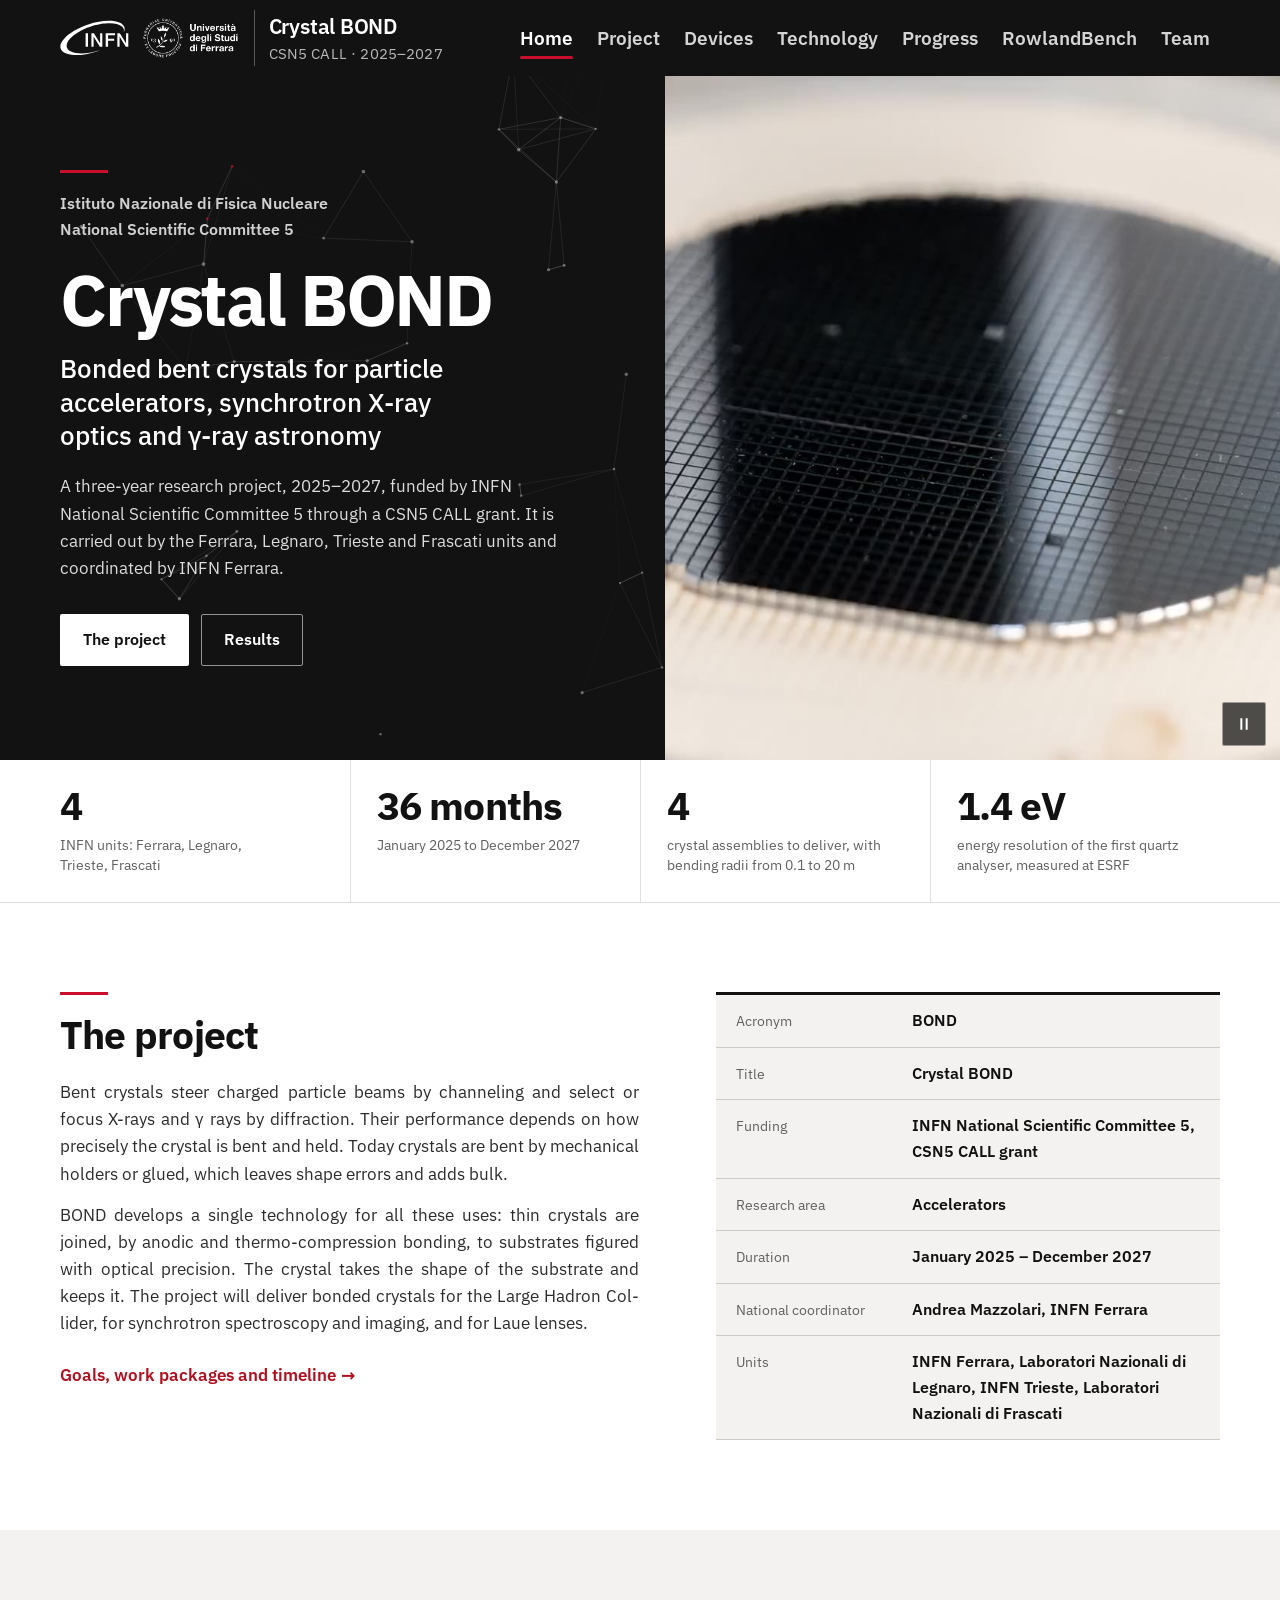
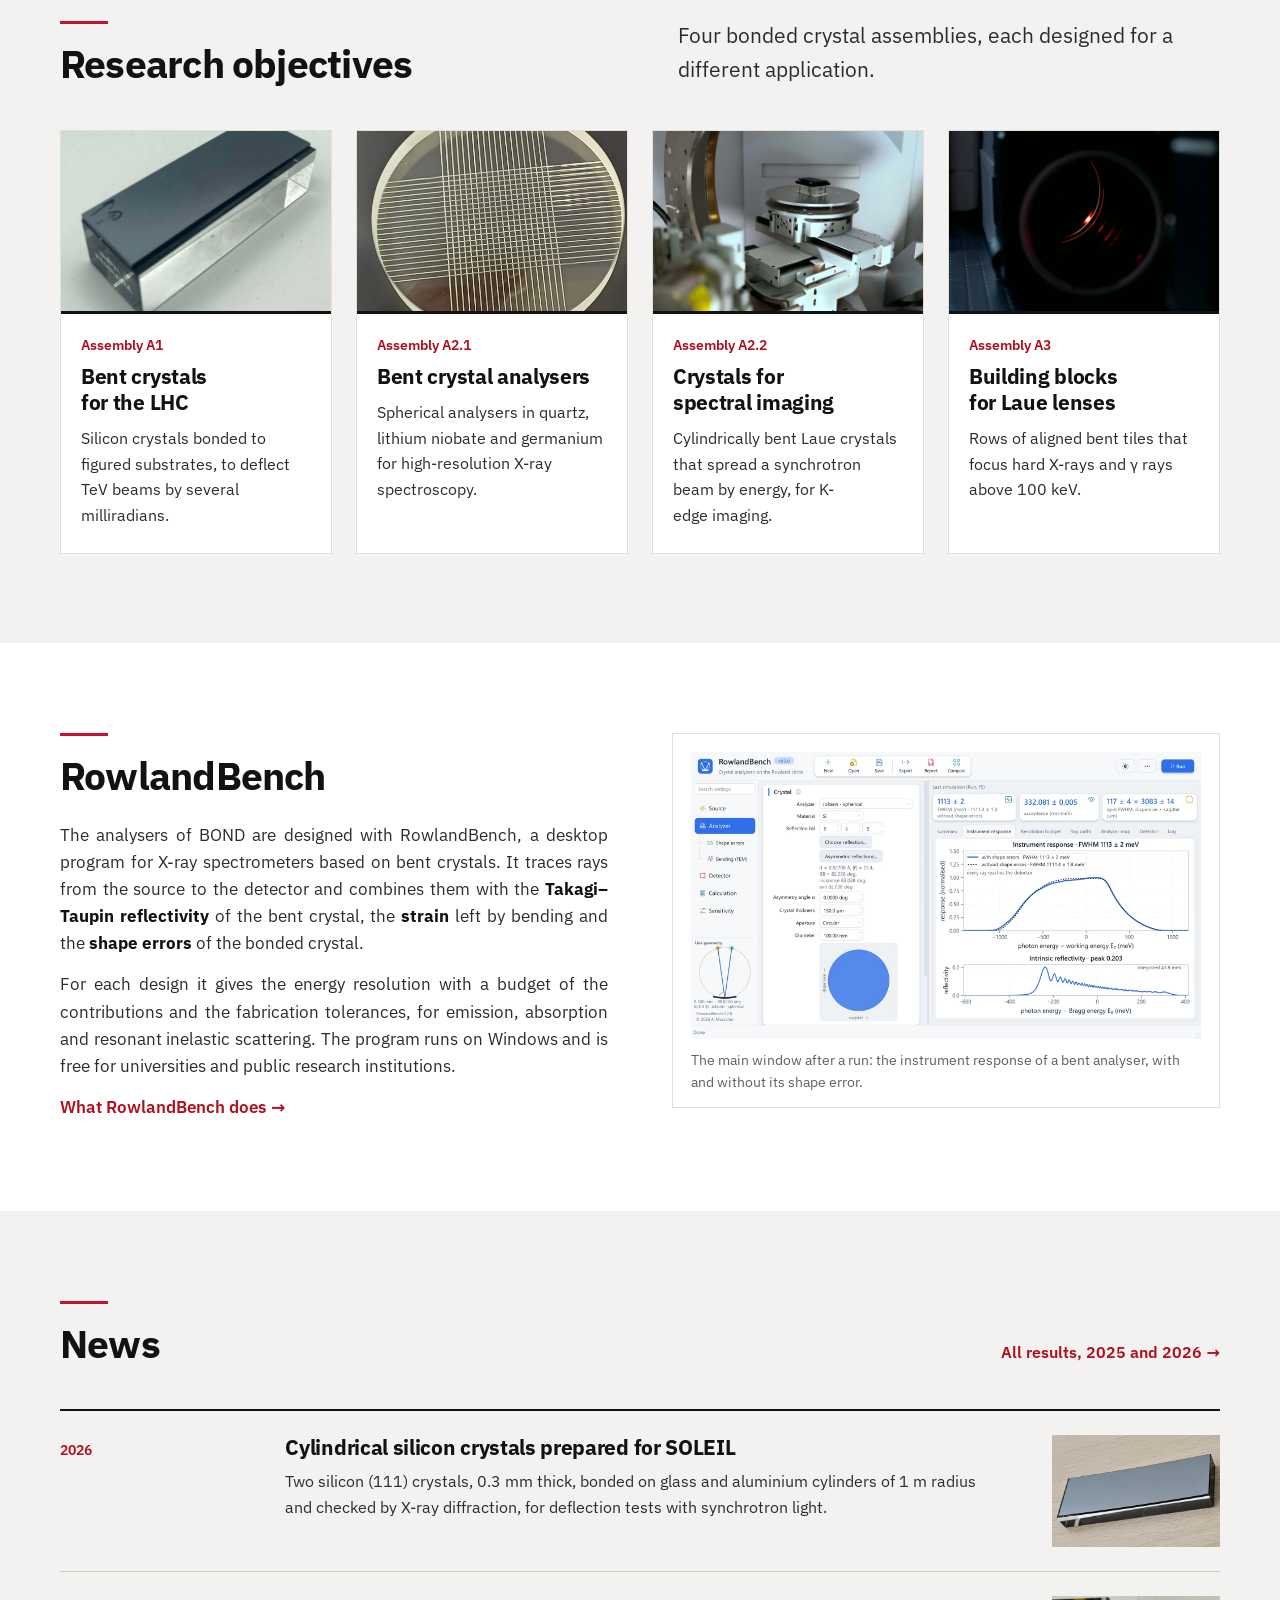
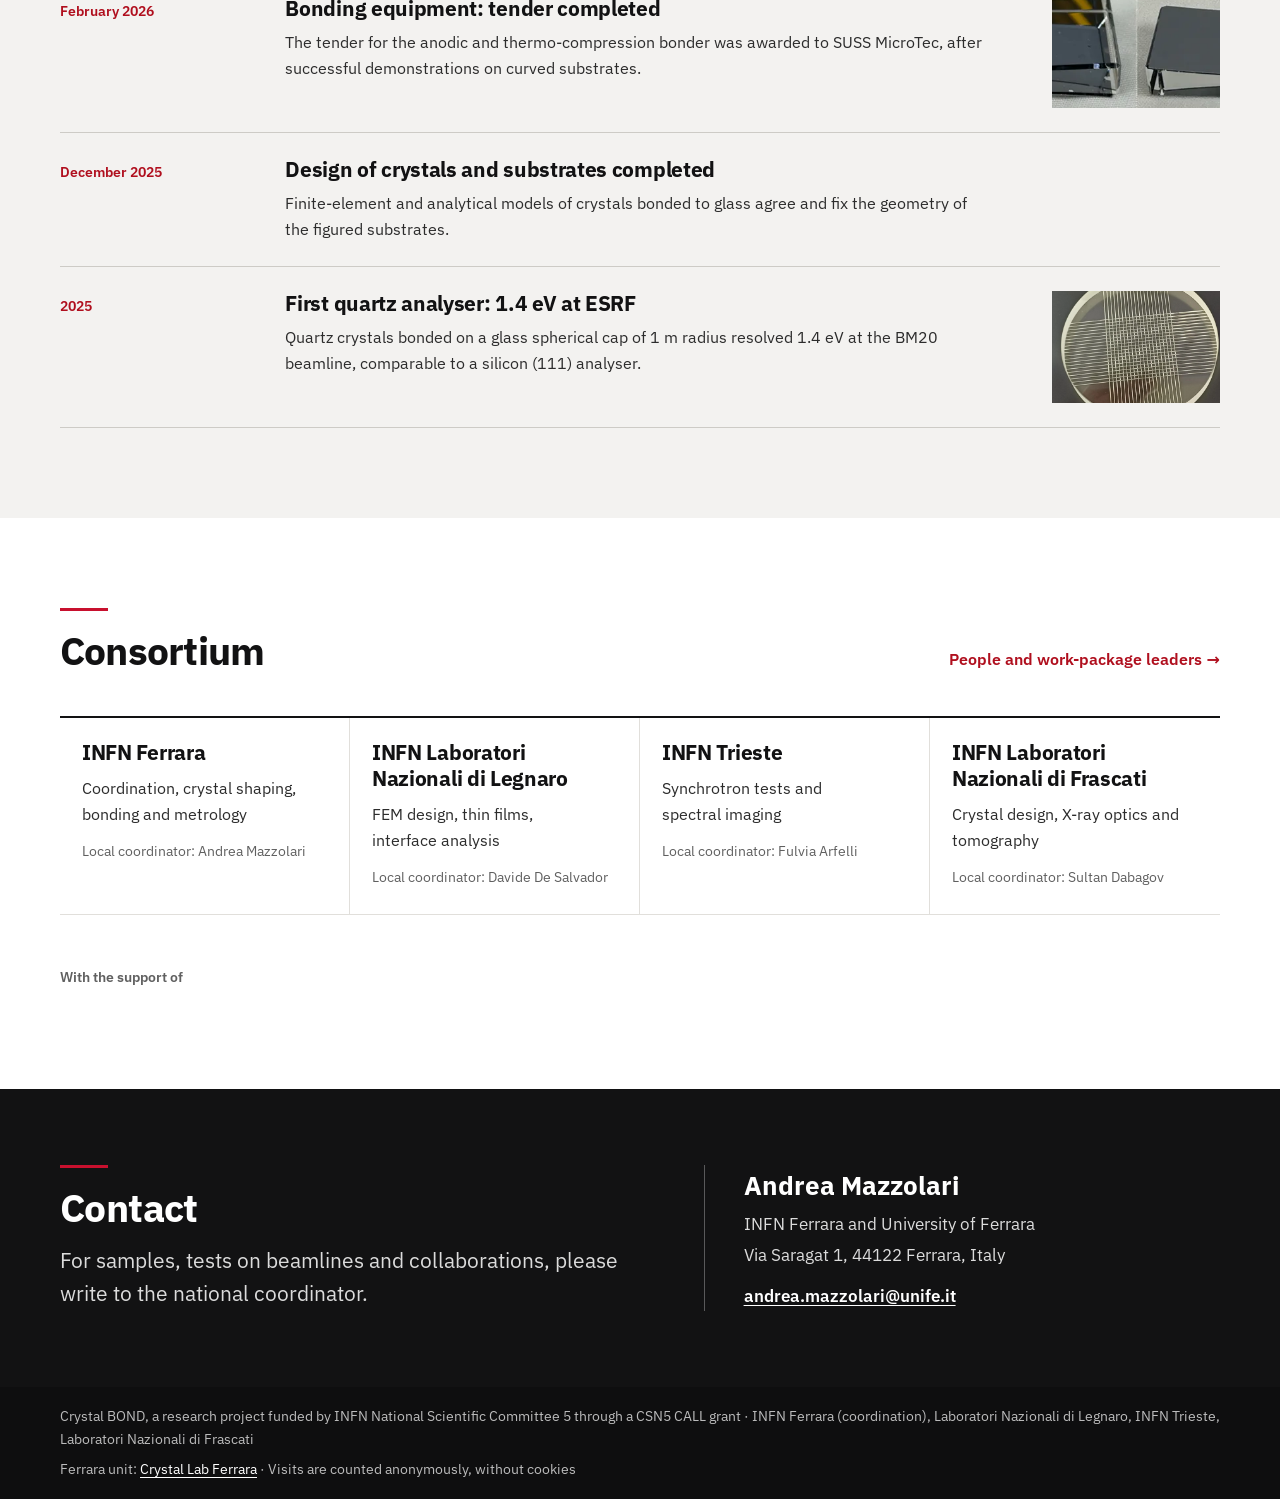
<file: index.html>
<!doctype html>
<html lang="en" class="no-js" data-counter="https://bond-counter.bond-counter.workers.dev">
<head>
<meta charset="utf-8">
<script>document.documentElement.classList.replace('no-js', 'js');</script>
<meta name="viewport" content="width=device-width, initial-scale=1, viewport-fit=cover">
<title>Crystal BOND · INFN research project on bonded bent crystals</title>
<meta name="description" content="BOND is a research project funded by INFN National Scientific Committee 5 through a CSN5 CALL grant (2025–2027) on bent crystals bonded to figured substrates, for the LHC, X-ray spectroscopy and imaging, and Laue lenses.">
<meta name="theme-color" content="#0e0e0f">
<link rel="icon" href="img/logo.svg" type="image/svg+xml">
<link rel="preload" href="fonts/ibm-plex-sans-latin.woff2" as="font" type="font/woff2" crossorigin>
<link rel="stylesheet" href="base.css?v=514ed836">
<link rel="stylesheet" href="bond.css?v=4c5f527c">
<meta property="og:type" content="website">
<meta property="og:site_name" content="Crystal BOND">
<meta property="og:title" content="Crystal BOND · INFN research project on bonded bent crystals">
<meta property="og:description" content="BOND is a research project funded by INFN National Scientific Committee 5 through a CSN5 CALL grant (2025–2027) on bent crystals bonded to figured substrates, for the LHC, X-ray spectroscopy and imaging, and Laue lenses.">
<meta property="og:url" content="https://crystal-bond.github.io/">
<meta property="og:image" content="https://crystal-bond.github.io/img/og.jpg">
<meta property="og:image:width" content="1200">
<meta property="og:image:height" content="630">
<meta property="og:image:alt" content="Crystal BOND: bonded bent crystals for particle accelerators, synchrotron X-ray optics and γ-ray astronomy. A diced silicon wafer.">
<meta name="twitter:card" content="summary_large_image">
</head>
<body class="home">
<a class="skip" href="#main">Skip to content</a>
<header class="nav">
  <div class="wrap nav-in">
    <a class="brand" href="./"><img src="img/logos/infn-white.svg" alt="INFN" width="65" height="34"><img class="unife" src="img/logos/unife-white.png" alt="University of Ferrara" width="359" height="160"><span>Crystal BOND<small>CSN5 CALL · 2025–2027</small></span></a>
    <button class="menu-btn" type="button" aria-expanded="false" aria-controls="menu" aria-label="Menu"><svg viewBox="0 0 24 24" aria-hidden="true"><path d="M3 6h18M3 12h18M3 18h18" stroke="currentColor" stroke-width="2" stroke-linecap="round"/></svg></button>
    <nav class="nav-main" aria-label="Main">
      <ul class="nav-links" id="menu">
        <li><a href="./" aria-current="page">Home</a></li>
        <li><a href="project.html">Project</a></li>
        <li><a href="devices.html">Devices</a></li>
        <li><a href="technology.html">Technology</a></li>
        <li><a href="progress.html">Progress</a></li>
        <li><a href="rowlandbench.html">RowlandBench</a></li>
        <li><a href="team.html">Team</a></li>
      </ul>
    </nav>
  </div>
</header>
<main id="main">

<section class="i-hero on-dark" aria-label="Crystal BOND">
  <div class="i-hero-text">
    <p class="kicker rise"><span>Istituto Nazionale di Fisica Nucleare</span> <span>National Scientific Committee 5</span></p>
    <h1 class="rise d1">Crystal BOND</h1>
    <p class="i-sub rise d1">Bonded bent crystals for particle accelerators, synchrotron <span class="nw">X-ray</span> optics and γ-ray astronomy</p>
    <p class="i-lead rise d2">A three-year research project, 2025–2027, funded by INFN National Scientific Committee 5 through a CSN5 CALL grant. It is carried out by the Ferrara, Legnaro, Trieste and Frascati units and coordinated by INFN Ferrara.</p>
    <div class="actions rise d3"><a class="btn btn-white" href="project.html">The project</a><a class="btn btn-ghost" href="progress.html">Results</a></div>
  </div>
  <div class="i-hero-photo"><video muted loop playsinline preload="none" poster="img/video/hero.jpg?v=df457d3f" aria-label="The Ferrara laboratory: a diced silicon wafer, the dicing room, a wafer on its frame, the first quartz analyser, a silicon crystal bonded on glass"><source src="img/video/hero.mp4?v=df457d3f" type="video/mp4"></video></div>
</section>
<section class="ticker" aria-label="BOND in figures">
  <div class="wrap">
    <ul>
      <li><b>4</b><span>INFN units: Ferrara, Legnaro, Trieste, Frascati</span></li>
      <li><b>36 months</b><span>January 2025 to December 2027</span></li>
      <li><b>4</b><span>crystal assemblies to deliver, with bending radii from 0.1 to 20 m</span></li>
      <li><b>1.4 eV</b><span>energy resolution of the first quartz analyser, measured at ESRF</span></li>
    </ul>
  </div>
</section>

<section class="sec white">
  <div class="wrap about">
    <div class="just">
      <h2 class="h2 ruled">The project</h2>
      <p>Bent crys­tals steer charged par­ti­cle beams by channel­ing and select or focus X-rays and γ rays by diffrac­tion. Their performance depends on how precisely the crystal is bent and held. Today crys­tals are bent by me­chan­i­cal holders or glued, which leaves shape errors and adds bulk.</p>
      <p>BOND de­vel­ops a single technology for all these uses: thin crys­tals are joined, by anodic and thermo-compres­sion bonding, to sub­strates figured with optical preci­sion. The crystal takes the shape of the sub­strate and keeps it. The project will deliver bonded crys­tals for the Large Hadron Col­lid­er, for syn­chro­tron spec­tros­co­py and imaging, and for Laue lenses.</p>
      <p class="about-more"><a class="arrow" href="project.html">Goals, work packages and timeline</a></p>
    </div>
    <dl class="factsheet" aria-label="Project data">
      <dt>Acronym</dt><dd>BOND</dd>
      <dt>Title</dt><dd>Crystal BOND</dd>
      <dt>Funding</dt><dd>INFN National Scientific Committee 5, CSN5 CALL grant</dd>
      <dt>Research area</dt><dd>Accelerators</dd>
      <dt>Duration</dt><dd>January 2025 – December 2027</dd>
      <dt>National coordinator</dt><dd>Andrea Mazzolari, INFN Ferrara</dd>
      <dt>Units</dt><dd>INFN Ferrara, Laboratori Nazionali di Legnaro, INFN Trieste, Laboratori Nazionali di Frascati</dd>
    </dl>
  </div>
</section>

<section class="sec">
  <div class="wrap">
    <div class="sec-head">
      <h2 class="h2 ruled">Research objectives</h2>
      <p>Four bonded crystal assemblies, each designed for a different application.</p>
    </div>
    <div class="objs">
      <article class="obj"><picture><source srcset="img/photos/abc-cern.webp" type="image/webp"><img src="img/photos/abc-cern.jpg" alt="" loading="lazy" width="1600" height="1394"></picture><div class="obj-body"><p class="obj-code">Assembly A1</p><h3><a href="devices.html#steer">Bent crystals for the LHC</a></h3><p>Silicon crystals bonded to figured substrates, to deflect TeV beams by several milliradians.</p></div></article>
      <article class="obj"><picture><source srcset="img/photos/quartz-analyser.webp" type="image/webp"><img src="img/photos/quartz-analyser.jpg" alt="" loading="lazy" width="1063" height="915"></picture><div class="obj-body"><p class="obj-code">Assembly A2.1</p><h3><a href="devices.html#analyse">Bent crystal analysers</a></h3><p>Spherical analysers in quartz, lithium niobate and germanium for high-resolution X-ray spectroscopy.</p></div></article>
      <article class="obj"><picture><source srcset="img/photos/xrd-stage.webp" type="image/webp"><img src="img/photos/xrd-stage.jpg" alt="" loading="lazy" width="1200" height="800"></picture><div class="obj-body"><p class="obj-code">Assembly A2.2</p><h3><a href="devices.html#image">Crystals for spectral imaging</a></h3><p>Cylindrically bent Laue crystals that spread a synchrotron beam by energy, for K-edge imaging.</p></div></article>
      <article class="obj"><picture><source srcset="img/photos/interf-lens.webp" type="image/webp"><img src="img/photos/interf-lens.jpg" alt="" loading="lazy" width="1200" height="800"></picture><div class="obj-body"><p class="obj-code">Assembly A3</p><h3><a href="devices.html#focus">Building blocks for Laue lenses</a></h3><p>Rows of aligned bent tiles that focus hard X-rays and γ rays above 100 keV.</p></div></article>
    </div>
  </div>
</section>

<section class="sec white" aria-label="RowlandBench">
  <div class="wrap split">
    <div class="just">
      <h2 class="h2 ruled">RowlandBench</h2>
      <p>The analysers of BOND are de­signed with RowlandBench, a desktop program for <span class="nw">X-ray</span> spec­trom­e­ters based on bent crys­tals. It traces rays from the source to the de­tec­tor and combines them with the <b>Takagi–Taupin re­flec­tiv­i­ty</b> of the bent crystal, the <b>strain</b> left by bending and the <b>shape errors</b> of the bonded crystal.</p>
      <p>For each design it gives the energy resolu­tion with a budget of the contribu­tions and the fabrica­tion tolerances, for emis­sion, absorp­tion and res­o­nant in­elas­tic scatter­ing. The program runs on Windows and is free for universities and public research institu­tions.</p>
      <p class="about-more"><a class="arrow" href="rowlandbench.html">What RowlandBench does</a></p>
    </div>
    <figure class="figcard"><a href="rowlandbench.html"><img src="img/fig/rb-window.webp" alt="Main window of RowlandBench: settings on the left, instrument response and reflectivity curve on the right" loading="lazy" width="1800" height="1012"></a><figcaption>The main window after a run: the instrument response of a bent analyser, with and without its shape error.</figcaption></figure>
  </div>
</section>

<section class="sec">
  <div class="wrap">
    <div class="sec-head">
      <h2 class="h2 ruled">News</h2>
      <p><a class="arrow" href="progress.html">All results, 2025 and 2026</a></p>
    </div>
    <ol class="news-list">
      <li><p class="news-date">2026</p><div><h3><a href="progress.html">Cylindrical silicon crystals prepared for SOLEIL</a></h3><p>Two silicon (111) crystals, 0.3 mm thick, bonded on glass and aluminium cylinders of 1 m radius and checked by X-ray diffraction, for deflection tests with synchrotron light.</p></div><picture><source srcset="img/photos/si111-glass-r1m.webp" type="image/webp"><img src="img/photos/si111-glass-r1m.jpg" alt="A silicon (111) crystal bonded on a cylindrical glass substrate of 1 m radius" loading="lazy" width="1044" height="782"></picture></li>
      <li><p class="news-date">February 2026</p><div><h3><a href="progress.html">Bonding equipment: tender completed</a></h3><p>The tender for the anodic and thermo-compression bonder was awarded to SUSS MicroTec, after successful demonstrations on curved substrates.</p></div><picture><source srcset="img/photos/demo-bonded.webp" type="image/webp"><img src="img/photos/demo-bonded.jpg" alt="A silicon crystal bonded to a cylindrical glass substrate in a maker demonstration" loading="lazy" width="1023" height="170"></picture></li>
      <li><p class="news-date">December 2025</p><div><h3><a href="progress.html">Design of crystals and substrates completed</a></h3><p>Finite-element and analytical models of crystals bonded to glass agree and fix the geometry of the figured substrates.</p></div><span></span></li>
      <li><p class="news-date">2025</p><div><h3><a href="progress.html">First quartz analyser: 1.4 eV at ESRF</a></h3><p>Quartz crystals bonded on a glass spherical cap of 1 m radius resolved 1.4 eV at the BM20 beamline, comparable to a silicon (111) analyser.</p></div><picture><source srcset="img/photos/quartz-analyser.webp" type="image/webp"><img src="img/photos/quartz-analyser.jpg" alt="Quartz crystals bonded on a glass spherical cap of 1 m radius" loading="lazy" width="1063" height="915"></picture></li>
    </ol>
  </div>
</section>

<section class="sec white">
  <div class="wrap">
    <div class="sec-head">
      <h2 class="h2 ruled">Consortium</h2>
      <p><a class="arrow" href="team.html">People and work-package leaders</a></p>
    </div>
    <ul class="consortium">
      <li><h3>INFN Ferrara</h3><p class="c-role">Coordination, crystal shaping, bonding and metrology</p><p class="c-lead">Local coordinator: Andrea Mazzolari</p></li>
      <li><h3>INFN Laboratori Nazionali di Legnaro</h3><p class="c-role">FEM design, thin films, interface analysis</p><p class="c-lead">Local coordinator: Davide De Salvador</p></li>
      <li><h3>INFN Trieste</h3><p class="c-role">Synchrotron tests and spectral imaging</p><p class="c-lead">Local coordinator: Fulvia Arfelli</p></li>
      <li><h3>INFN Laboratori Nazionali di Frascati</h3><p class="c-role">Crystal design, X-ray optics and tomography</p><p class="c-lead">Local coordinator: Sultan Dabagov</p></li>
    </ul>
    <div class="logo-strip">
      <p>With the support of</p>
      <ul><li><img src="img/logos/cern.png" alt="CERN" loading="lazy"></li><li><img src="img/logos/esrf.png" alt="ESRF" loading="lazy"></li><li><img src="img/logos/xfel.png" alt="European XFEL" loading="lazy"></li><li><img src="img/logos/elettra.jpg" alt="Elettra Sincrotrone Trieste" loading="lazy"></li><li><img src="img/logos/inaf.png" alt="INAF" loading="lazy"></li></ul>
    </div>
  </div>
</section>

<section class="contact on-dark">
  <div class="wrap contact-in">
    <div>
      <h2>Contact</h2>
      <p>For samples, tests on beamlines and collaborations, please write to the national coordinator.</p>
    </div>
    <address>
      <b>Andrea Mazzolari</b>
      <span>INFN Ferrara and University of Ferrara</span>
      <span>Via Saragat 1, 44122 Ferrara, Italy</span>
      <a href="mailto:andrea.mazzolari@unife.it">andrea.mazzolari@unife.it</a>
    </address>
  </div>
</section>
</main>
<footer class="footer">
  <div class="wrap">
    <div class="foot-top">
      <div>
        <p class="foot-lead">Samples, tests, collaborations: write to the project coordinator.</p>
        <a class="mail" href="mailto:andrea.mazzolari@unife.it">andrea.mazzolari@unife.it</a>
      </div>
      <div class="foot-logos">
        <img src="img/logos/infn.svg" alt="INFN" width="107" height="56" loading="lazy">
        <img src="img/logos/unife.png" alt="University of Ferrara" width="251" height="112" loading="lazy">
      </div>
    </div>
  </div>
  <div class="foot-bar">
    <div class="wrap foot-bottom">
      <p>Crystal BOND, a research project funded by INFN National Scientific Committee 5 through a CSN5 CALL grant · INFN Ferrara (coordination), Laboratori Nazionali di Legnaro, INFN Trieste, Laboratori Nazionali di Frascati</p>
      <p>Ferrara unit: <a href="https://crystalab.unife.it/">Crystal Lab Ferrara</a> · Visits are counted anonymously, without cookies</p>
    </div>
  </div>
</footer>
<script src="bond.js?v=0136ec79" defer onerror="document.documentElement.classList.replace('js', 'no-js')"></script>
</body>
</html>
</file>
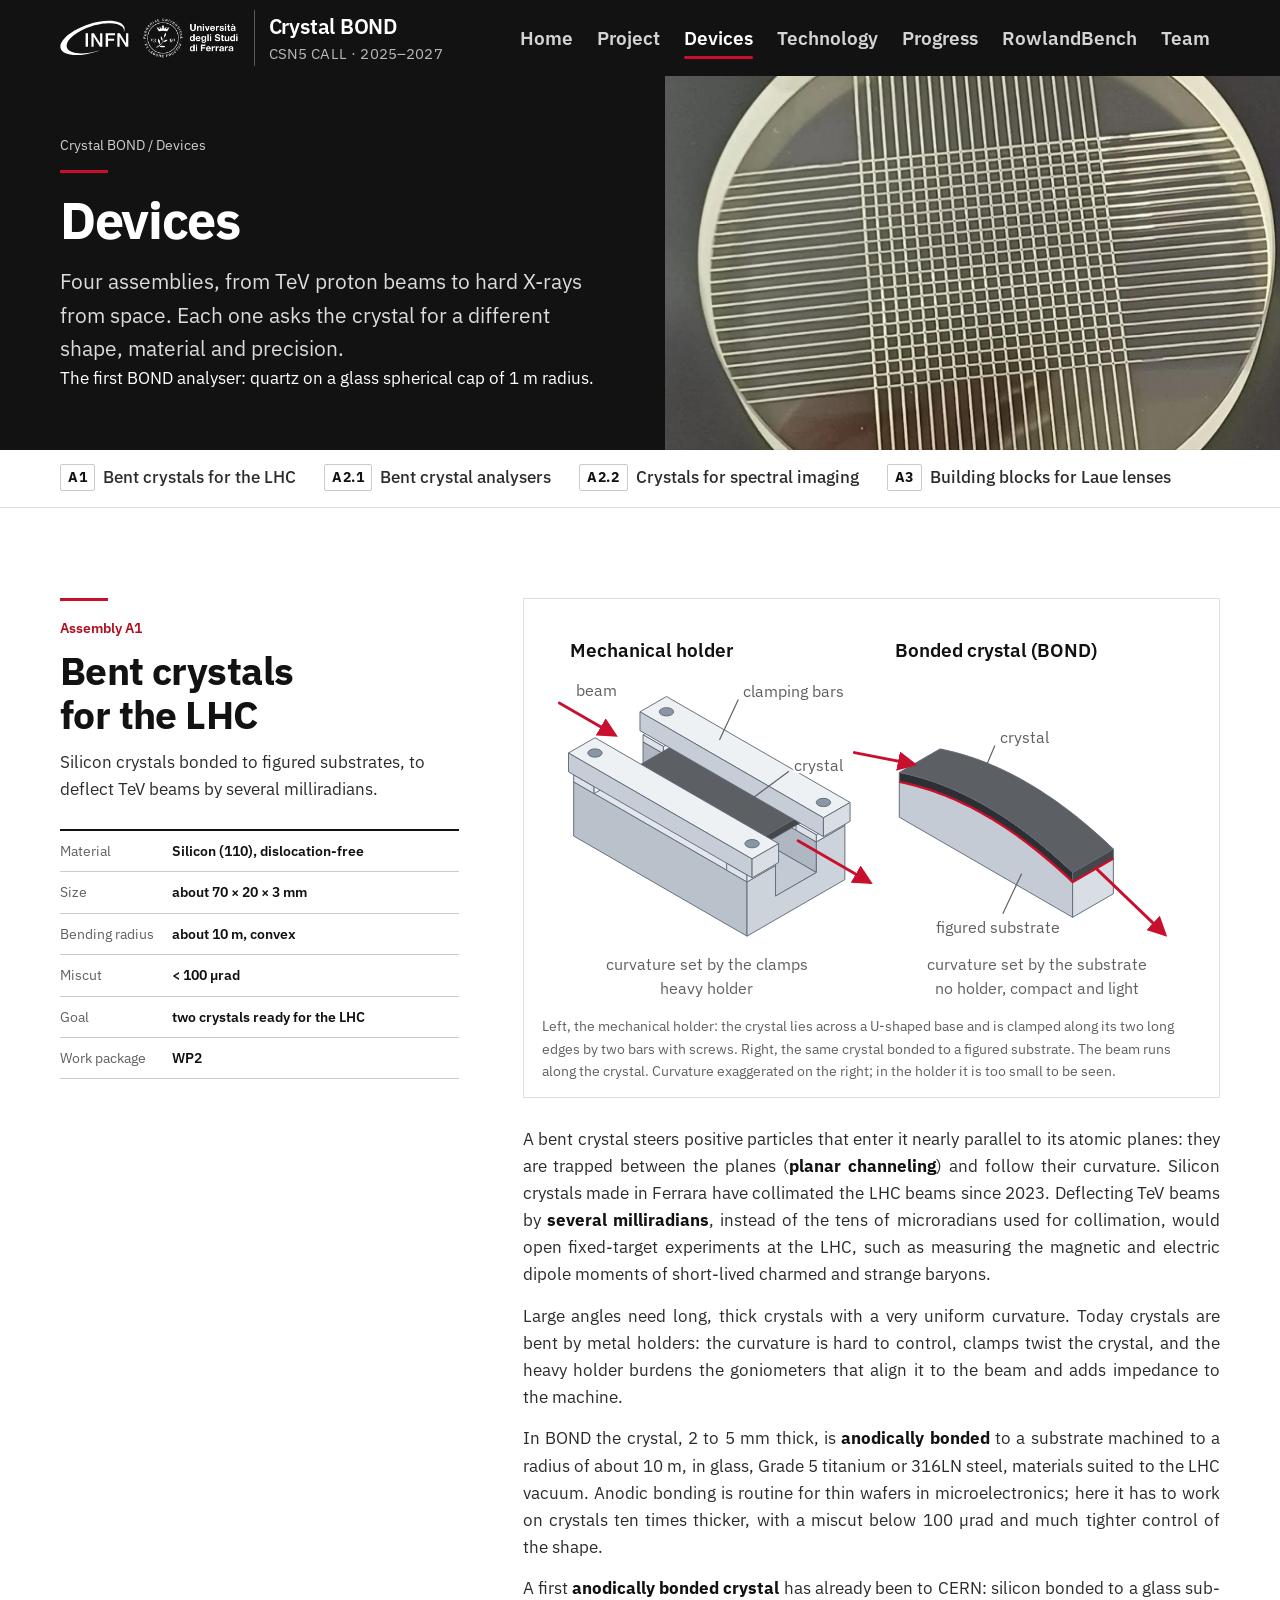
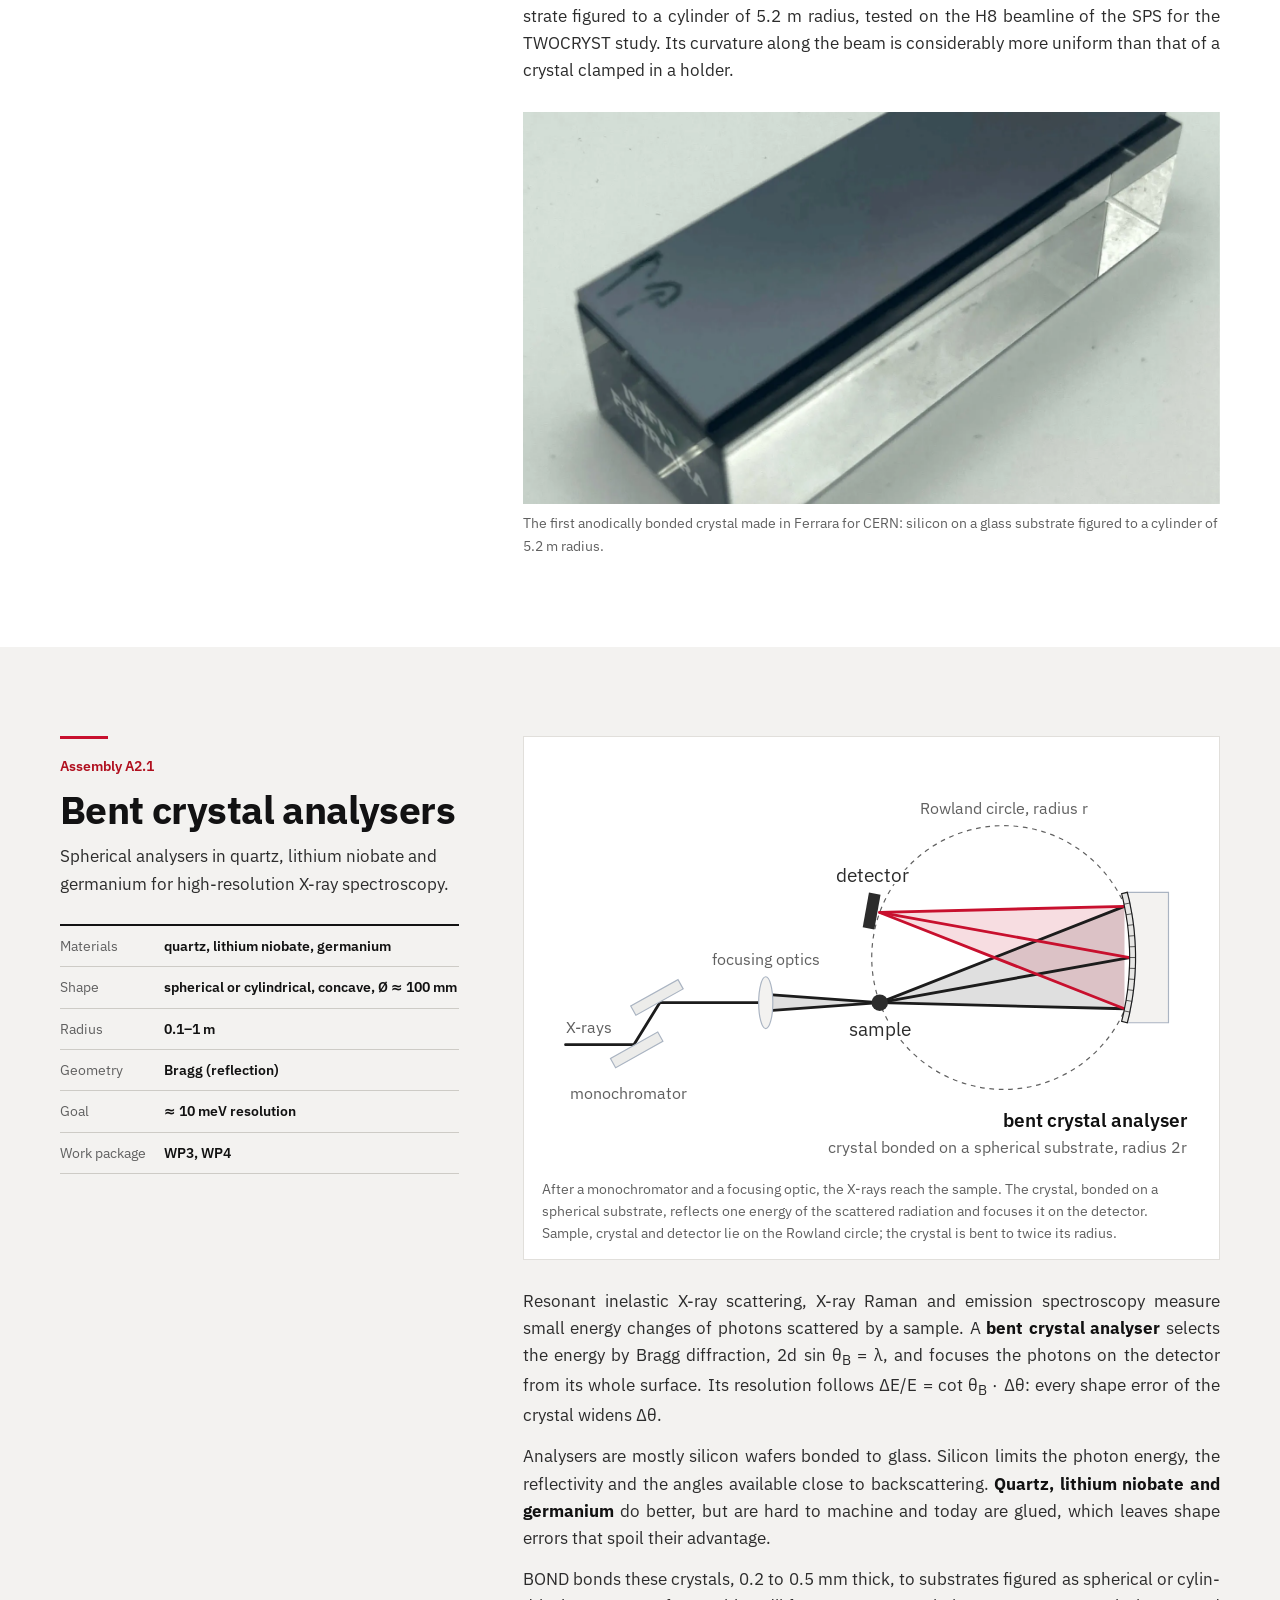
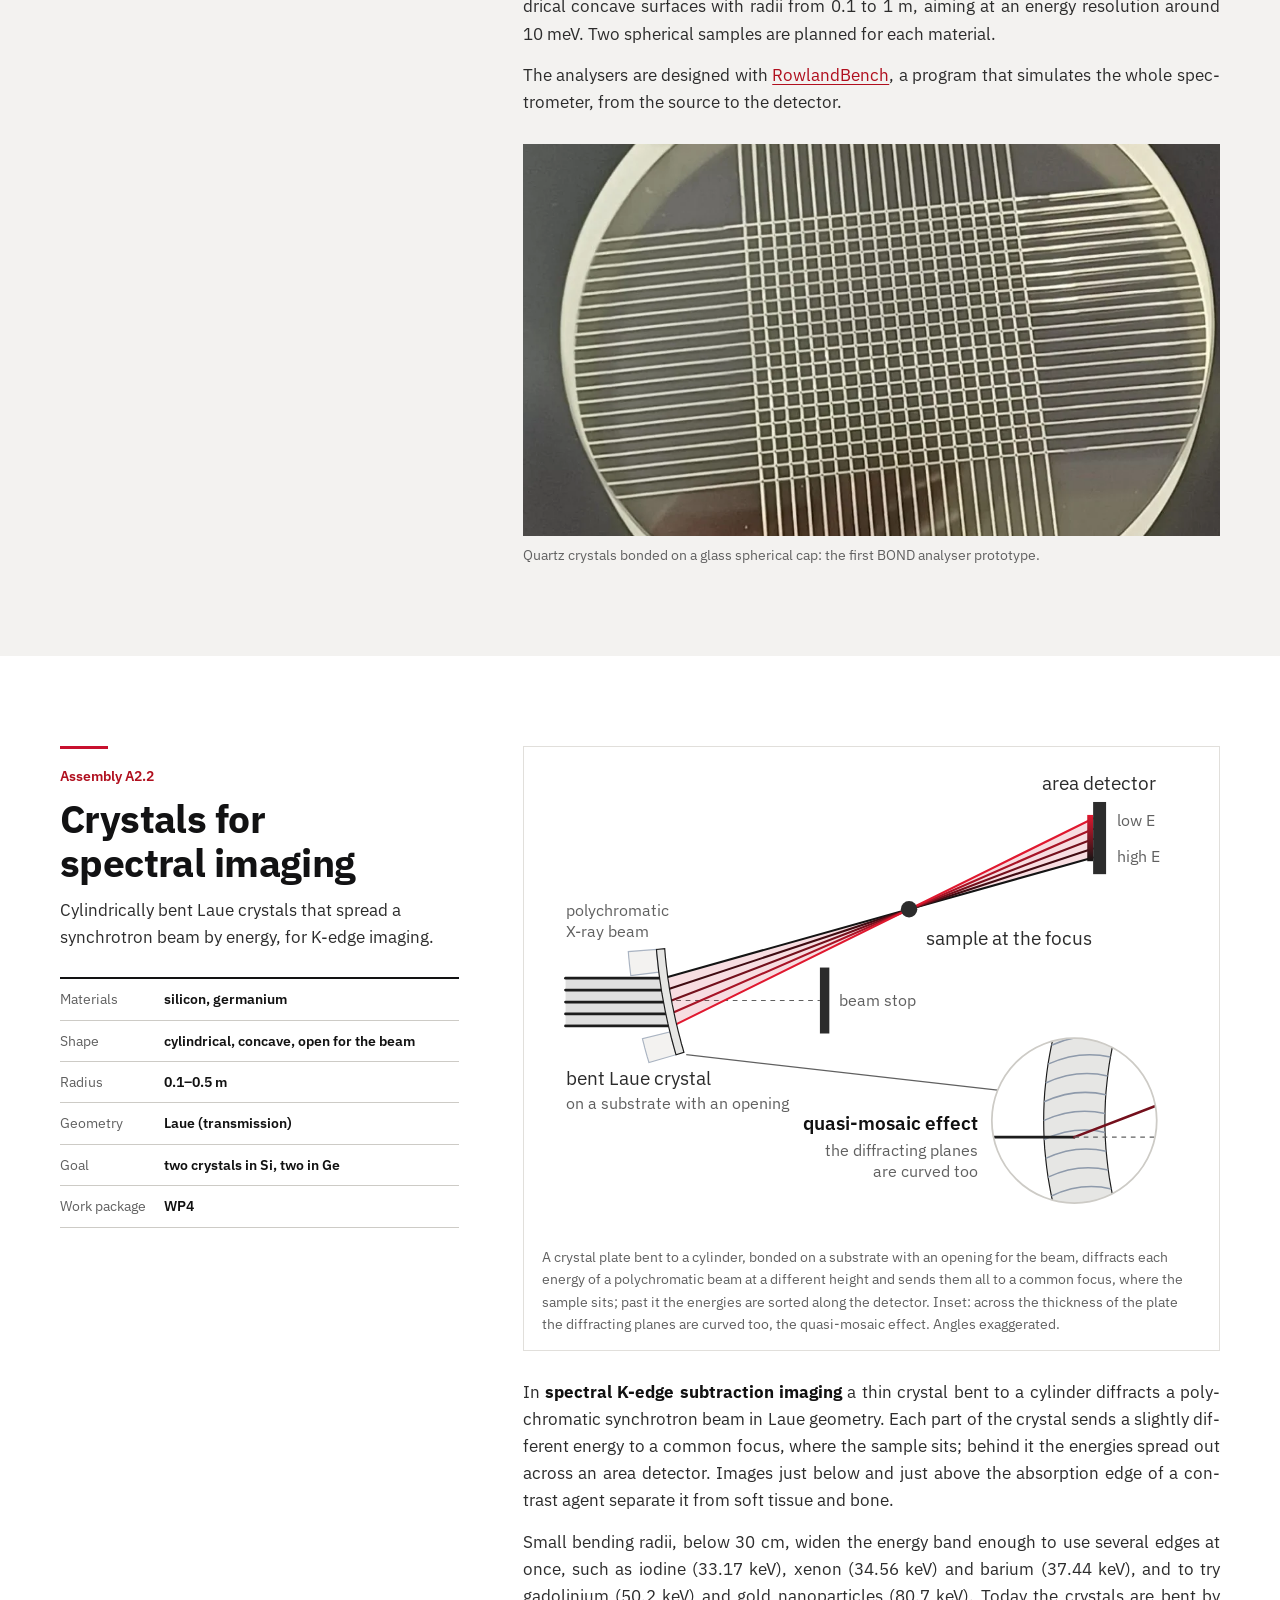
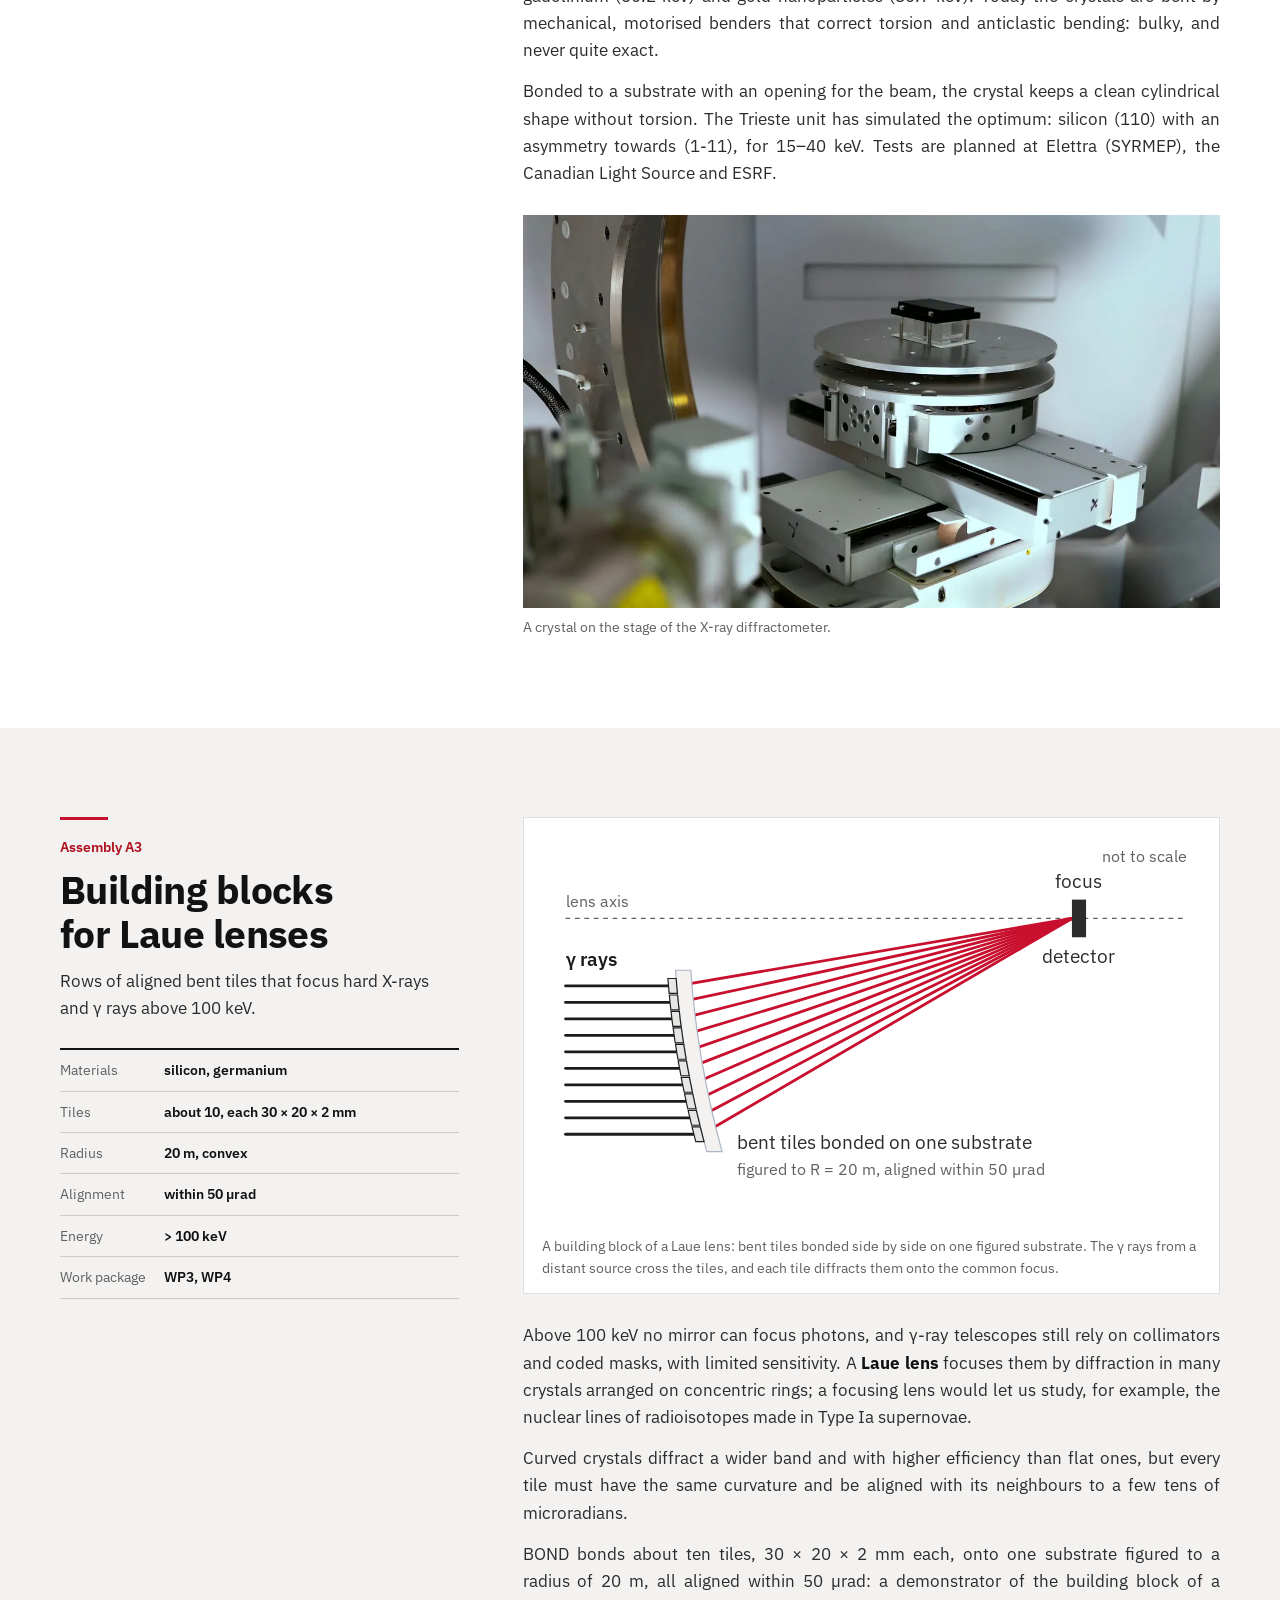
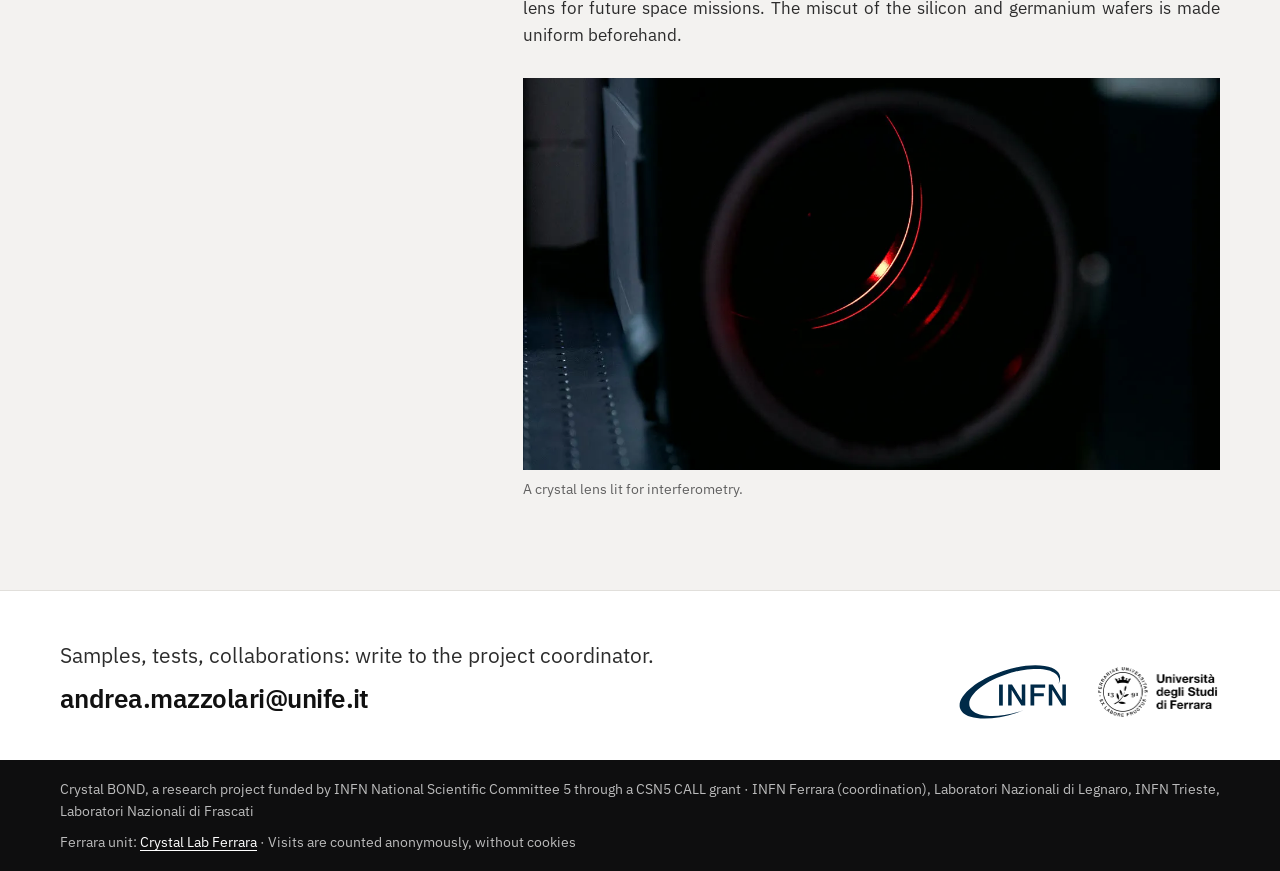
<file: devices.html>
<!doctype html>
<html lang="en" class="no-js" data-counter="https://bond-counter.bond-counter.workers.dev">
<head>
<meta charset="utf-8">
<script>document.documentElement.classList.replace('no-js', 'js');</script>
<meta name="viewport" content="width=device-width, initial-scale=1, viewport-fit=cover">
<title>Devices · Crystal BOND</title>
<meta name="description" content="The four bonded crystal assemblies of BOND: crystals for the LHC, X-ray analysers, crystals for spectral imaging and Laue-lens building blocks.">
<meta name="theme-color" content="#0e0e0f">
<link rel="icon" href="img/logo.svg" type="image/svg+xml">
<link rel="preload" href="fonts/ibm-plex-sans-latin.woff2" as="font" type="font/woff2" crossorigin>
<link rel="stylesheet" href="base.css?v=514ed836">
<link rel="stylesheet" href="bond.css?v=4c5f527c">
<meta property="og:type" content="website">
<meta property="og:site_name" content="Crystal BOND">
<meta property="og:title" content="Devices · Crystal BOND">
<meta property="og:description" content="The four bonded crystal assemblies of BOND: crystals for the LHC, X-ray analysers, crystals for spectral imaging and Laue-lens building blocks.">
<meta property="og:url" content="https://crystal-bond.github.io/devices.html">
<meta property="og:image" content="https://crystal-bond.github.io/img/og.jpg">
<meta property="og:image:width" content="1200">
<meta property="og:image:height" content="630">
<meta property="og:image:alt" content="Crystal BOND: bonded bent crystals for particle accelerators, synchrotron X-ray optics and γ-ray astronomy. A diced silicon wafer.">
<meta name="twitter:card" content="summary_large_image">
</head>
<body>
<a class="skip" href="#main">Skip to content</a>
<header class="nav">
  <div class="wrap nav-in">
    <a class="brand" href="./"><img src="img/logos/infn-white.svg" alt="INFN" width="65" height="34"><img class="unife" src="img/logos/unife-white.png" alt="University of Ferrara" width="359" height="160"><span>Crystal BOND<small>CSN5 CALL · 2025–2027</small></span></a>
    <button class="menu-btn" type="button" aria-expanded="false" aria-controls="menu" aria-label="Menu"><svg viewBox="0 0 24 24" aria-hidden="true"><path d="M3 6h18M3 12h18M3 18h18" stroke="currentColor" stroke-width="2" stroke-linecap="round"/></svg></button>
    <nav class="nav-main" aria-label="Main">
      <ul class="nav-links" id="menu">
        <li><a href="./">Home</a></li>
        <li><a href="project.html">Project</a></li>
        <li><a href="devices.html" aria-current="page">Devices</a></li>
        <li><a href="technology.html">Technology</a></li>
        <li><a href="progress.html">Progress</a></li>
        <li><a href="rowlandbench.html">RowlandBench</a></li>
        <li><a href="team.html">Team</a></li>
      </ul>
    </nav>
  </div>
</header>
<main id="main">

<section class="p-head on-dark">
  <div class="p-head-text">
    <p class="crumbs rise"><a href="./">Crystal BOND</a> / Devices</p>
    <h1 class="rise d1">Devices</h1>
    <p class="rise d2">Four assemblies, from TeV proton beams to hard X-rays from space. Each one asks the crystal for a different shape, material and precision.</p>The first BOND analyser: quartz on a glass spherical cap of 1 m radius.
  </div>
  <div class="p-head-photo"><picture><source srcset="img/photos/quartz-analyser.webp" type="image/webp"><img src="img/photos/quartz-analyser.jpg" alt="Quartz crystals bonded on a glass spherical cap: the first BOND analyser prototype" fetchpriority="high" width="1063" height="915"></picture></div>
</section>
<nav class="dev-index" aria-label="Devices"><div class="wrap"><ul class="dev-tabs"><li><a href="#steer"><span class="code">A1</span> Bent crystals for the LHC</a></li><li><a href="#analyse"><span class="code">A2.1</span> Bent crystal analysers</a></li><li><a href="#image"><span class="code">A2.2</span> Crystals for spectral imaging</a></li><li><a href="#focus"><span class="code">A3</span> Building blocks for Laue lenses</a></li></ul></div></nav>
<section class="sec white dev" id="steer">
  <div class="wrap dev-grid">
    <div class="dev-side">
      <p class="dev-code">Assembly A1</p>
      <h2>Bent crystals for the LHC</h2>
      <p class="short">Silicon crystals bonded to figured substrates, to deflect TeV beams by several milliradians.</p>
      <dl class="sheet"><dt>Material</dt><dd>Silicon (110), dislocation-free</dd><dt>Size</dt><dd>about 70 × 20 × 3 mm</dd><dt>Bending radius</dt><dd>about 10 m, convex</dd><dt>Miscut</dt><dd>&lt; 100 µrad</dd><dt>Goal</dt><dd>two crystals ready for the LHC</dd><dt>Work package</dt><dd>WP2</dd></dl>
    </div>
    <div class="dev-main">
      <figure class="figcard"><svg class="fig" viewBox="0 0 560 330" role="img" aria-labelledby="fig-asm-t fig-asm-d">
<title id="fig-asm-t">A crystal bent by a mechanical holder, and the same crystal bonded to a figured substrate</title><desc id="fig-asm-d">Two isometric views. Left: the mechanical holder, a U-shaped metal base with the crystal plate laid across it and clamped along its two long edges by two bars held by screws; the beam runs along the channel, through the crystal. Right: the BOND assembly, the same crystal bonded on a narrow substrate whose top is figured to the wanted curvature, with nothing else around it; the beam enters one end of the crystal and leaves the other, deflected.</desc>
<defs><marker id="fig-asm-a" viewBox="0 0 10 10" refX="8" refY="5" markerWidth="7" markerHeight="7" orient="auto-start-reverse"><path class="tip" d="M0 0L10 5L0 10z"/></marker>
<marker id="fig-asm-b" viewBox="0 0 10 10" refX="8" refY="5" markerWidth="7" markerHeight="7" orient="auto-start-reverse"><path class="tip2" d="M0 0L10 5L0 10z"/></marker></defs><text class="lbl strong" x="24" y="34" text-anchor="start">Mechanical holder</text><text class="lbl strong" x="300" y="34" text-anchor="start">Bonded crystal (BOND)</text>
<polygon points="85.8,132 233,217 233,191 85.8,106" fill="#aeb7c2" stroke="#5f6b7a" stroke-width="0.8" stroke-linejoin="round"/><polygon points="85.8,132 233,217 198.3,237 51.1,152" fill="#c3cad3" stroke="#5f6b7a" stroke-width="0.8" stroke-linejoin="round"/><polygon points="110,92 257.2,177 233,191 85.8,106" fill="#e3e7ec" stroke="#5f6b7a" stroke-width="0.8" stroke-linejoin="round"/><polygon points="51.1,126 198.3,211 174.1,225 26.9,140" fill="#e3e7ec" stroke="#5f6b7a" stroke-width="0.8" stroke-linejoin="round"/><polygon points="26.9,186 174.1,271 174.1,225 26.9,140" fill="#b9c1cb" stroke="#5f6b7a" stroke-width="0.8" stroke-linejoin="round"/><polygon points="257.2,223 174.1,271 174.1,225 198.3,211 198.3,237 233,217 233,191 257.2,177" fill="#cdd3db" stroke="#5f6b7a" stroke-width="0.8" stroke-linejoin="round"/><polygon points="110,86 127.3,96 103.1,110 85.8,100" fill="#f7f8fa" stroke="#5f6b7a" stroke-width="0.8" stroke-linejoin="round"/><polygon points="85.8,106 103.1,116 103.1,110 85.8,100" fill="#dfe3e8" stroke="#5f6b7a" stroke-width="0.8" stroke-linejoin="round"/><polygon points="127.3,102 103.1,116 103.1,110 127.3,96" fill="#eceff2" stroke="#5f6b7a" stroke-width="0.8" stroke-linejoin="round"/><polygon points="239.9,161 257.2,171 233,185 215.7,175" fill="#f7f8fa" stroke="#5f6b7a" stroke-width="0.8" stroke-linejoin="round"/><polygon points="215.7,181 233,191 233,185 215.7,175" fill="#dfe3e8" stroke="#5f6b7a" stroke-width="0.8" stroke-linejoin="round"/><polygon points="257.2,177 233,191 233,185 257.2,171" fill="#eceff2" stroke="#5f6b7a" stroke-width="0.8" stroke-linejoin="round"/><polygon points="51.1,120 68.4,130 44.2,144 26.9,134" fill="#f7f8fa" stroke="#5f6b7a" stroke-width="0.8" stroke-linejoin="round"/><polygon points="26.9,140 44.2,150 44.2,144 26.9,134" fill="#dfe3e8" stroke="#5f6b7a" stroke-width="0.8" stroke-linejoin="round"/><polygon points="68.4,136 44.2,150 44.2,144 68.4,130" fill="#eceff2" stroke="#5f6b7a" stroke-width="0.8" stroke-linejoin="round"/><polygon points="181,195 198.3,205 174.1,219 156.8,209" fill="#f7f8fa" stroke="#5f6b7a" stroke-width="0.8" stroke-linejoin="round"/><polygon points="156.8,215 174.1,225 174.1,219 156.8,209" fill="#dfe3e8" stroke="#5f6b7a" stroke-width="0.8" stroke-linejoin="round"/><polygon points="198.3,211 174.1,225 174.1,219 198.3,205" fill="#eceff2" stroke="#5f6b7a" stroke-width="0.8" stroke-linejoin="round"/><polygon points="123.9,102 229.5,163 160.2,203 54.6,142" fill="var(--xtal-1)" stroke="#5f6b7a" stroke-width="0.8" stroke-linejoin="round"/><polygon points="54.6,148 160.2,209 160.2,203 54.6,142" fill="var(--xtal-2)" stroke="#5f6b7a" stroke-width="0.8" stroke-linejoin="round"/><polygon points="229.5,169 160.2,209 160.2,203 229.5,163" fill="var(--xtal-3)" stroke="#5f6b7a" stroke-width="0.8" stroke-linejoin="round"/><polygon points="105.7,67.5 261.6,157.5 239,170.5 83.2,80.5" fill="#eef1f4" stroke="#5f6b7a" stroke-width="0.8" stroke-linejoin="round"/><polygon points="83.2,96.5 239,186.5 239,170.5 83.2,80.5" fill="#c6cdd6" stroke="#5f6b7a" stroke-width="0.8" stroke-linejoin="round"/><polygon points="261.6,173.5 239,186.5 239,170.5 261.6,157.5" fill="#d9dee5" stroke="#5f6b7a" stroke-width="0.8" stroke-linejoin="round"/><ellipse cx="105.7" cy="80.5" rx="6.1" ry="3.5" fill="#8b96a4" stroke="#5f6b7a" stroke-width="0.8"/><ellipse cx="239" cy="157.5" rx="6.1" ry="3.5" fill="#8b96a4" stroke="#5f6b7a" stroke-width="0.8"/><polygon points="45,102.5 200.9,192.5 178.4,205.5 22.5,115.5" fill="#eef1f4" stroke="#5f6b7a" stroke-width="0.8" stroke-linejoin="round"/><polygon points="22.5,131.5 178.4,221.5 178.4,205.5 22.5,115.5" fill="#c6cdd6" stroke="#5f6b7a" stroke-width="0.8" stroke-linejoin="round"/><polygon points="200.9,208.5 178.4,221.5 178.4,205.5 200.9,192.5" fill="#d9dee5" stroke="#5f6b7a" stroke-width="0.8" stroke-linejoin="round"/><ellipse cx="45" cy="115.5" rx="6.1" ry="3.5" fill="#8b96a4" stroke="#5f6b7a" stroke-width="0.8"/><ellipse cx="178.4" cy="192.5" rx="6.1" ry="3.5" fill="#8b96a4" stroke="#5f6b7a" stroke-width="0.8"/><line class="ray2" stroke-width="1.7" x1="14.7" y1="73" x2="61.5" y2="100" marker-end="url(#fig-asm-b)"/><line class="ray2" stroke-width="1.7" x1="217.4" y1="190" x2="278" y2="225" marker-end="url(#fig-asm-b)"/><polygon points="303.4,170 450.6,255 450.6,225 446.3,220.9 441.9,216.9 437.6,213 433.3,209.2 428.9,205.5 424.6,201.9 420.3,198.3 415.9,194.9 411.6,191.6 407.3,188.4 403,185.2 398.6,182.2 394.3,179.3 390,176.4 385.6,173.7 381.3,171 377,168.5 372.6,166 368.3,163.7 364,161.4 359.7,159.3 355.3,157.2 351,155.2 346.7,153.4 342.3,151.6 338,149.9 333.7,148.3 329.3,146.9 325,145.5 320.7,144.2 316.3,143 312,141.9 307.7,140.9 303.4,140" fill="#c4cbd4" stroke="#5f6b7a" stroke-width="0.8" stroke-linejoin="round"/><polygon points="485.2,235 450.6,255 450.6,225 485.2,205" fill="#d9dee5" stroke="#5f6b7a" stroke-width="0.8" stroke-linejoin="round"/><polygon points="303.4,140 307.7,140.9 312,141.9 316.3,143 320.7,144.2 325,145.5 329.3,146.9 333.7,148.3 338,149.9 342.3,151.6 346.7,153.4 351,155.2 355.3,157.2 359.7,159.3 364,161.4 368.3,163.7 372.6,166 377,168.5 381.3,171 385.6,173.7 390,176.4 394.3,179.3 398.6,182.2 403,185.2 407.3,188.4 411.6,191.6 415.9,194.9 420.3,198.3 424.6,201.9 428.9,205.5 433.3,209.2 437.6,213 441.9,216.9 446.3,220.9 450.6,225 450.6,217 446.3,212.9 441.9,208.9 437.6,205 433.3,201.2 428.9,197.5 424.6,193.9 420.3,190.3 415.9,186.9 411.6,183.6 407.3,180.4 403,177.2 398.6,174.2 394.3,171.3 390,168.4 385.6,165.7 381.3,163 377,160.5 372.6,158 368.3,155.7 364,153.4 359.7,151.3 355.3,149.2 351,147.2 346.7,145.4 342.3,143.6 338,141.9 333.7,140.3 329.3,138.9 325,137.5 320.7,136.2 316.3,135 312,133.9 307.7,132.9 303.4,132" fill="var(--xtal-2)" stroke="#5f6b7a" stroke-width="0.8" stroke-linejoin="round"/><polygon points="485.2,205 450.6,225 450.6,217 485.2,197" fill="var(--xtal-3)" stroke="#5f6b7a" stroke-width="0.8" stroke-linejoin="round"/><polygon points="303.4,132 307.7,132.9 312,133.9 316.3,135 320.7,136.2 325,137.5 329.3,138.9 333.7,140.3 338,141.9 342.3,143.6 346.7,145.4 351,147.2 355.3,149.2 359.7,151.3 364,153.4 368.3,155.7 372.6,158 377,160.5 381.3,163 385.6,165.7 390,168.4 394.3,171.3 398.6,174.2 403,177.2 407.3,180.4 411.6,183.6 415.9,186.9 420.3,190.3 424.6,193.9 428.9,197.5 433.3,201.2 437.6,205 441.9,208.9 446.3,212.9 450.6,217 485.2,197 480.9,192.9 476.6,188.9 472.2,185 467.9,181.2 463.6,177.5 459.2,173.9 454.9,170.3 450.6,166.9 446.3,163.6 441.9,160.4 437.6,157.2 433.3,154.2 428.9,151.3 424.6,148.4 420.3,145.7 415.9,143 411.6,140.5 407.3,138 403,135.7 398.6,133.4 394.3,131.3 390,129.2 385.6,127.2 381.3,125.4 377,123.6 372.6,121.9 368.3,120.3 364,118.9 359.7,117.5 355.3,116.2 351,115 346.7,113.9 342.3,112.9 338,112" fill="var(--xtal-1)" stroke="#5f6b7a" stroke-width="0.8" stroke-linejoin="round"/><polyline points="303.4,140 307.7,140.9 312,141.9 316.3,143 320.7,144.2 325,145.5 329.3,146.9 333.7,148.3 338,149.9 342.3,151.6 346.7,153.4 351,155.2 355.3,157.2 359.7,159.3 364,161.4 368.3,163.7 372.6,166 377,168.5 381.3,171 385.6,173.7 390,176.4 394.3,179.3 398.6,182.2 403,185.2 407.3,188.4 411.6,191.6 415.9,194.9 420.3,198.3 424.6,201.9 428.9,205.5 433.3,209.2 437.6,213 441.9,216.9 446.3,220.9 450.6,225 485.2,205" fill="none" stroke="var(--gold)" stroke-width="2"/><line class="ray2" stroke-width="1.7" x1="265.3" y1="115.1" x2="315.5" y2="125" marker-end="url(#fig-asm-b)"/><line class="ray2" stroke-width="1.7" x1="471.4" y1="214.3" x2="528.5" y2="269.1" marker-end="url(#fig-asm-b)"/>
<line class="dim" x1="150.7" y1="104.5" x2="166.7" y2="70"/><text class="note" x="170.7" y="68" text-anchor="start">clamping bars</text>
<line class="dim" x1="163.7" y1="165" x2="209.7" y2="131"/><text class="note" x="213.7" y="131" text-anchor="start">crystal</text>
<text class="note" x="28.7" y="67" text-anchor="start">beam</text>
<line class="dim" x1="372.6" y1="137.2" x2="384.6" y2="109.2"/><text class="note" x="388.6" y="107.2" text-anchor="start">crystal</text>
<line class="dim" x1="407.3" y1="218" x2="391.3" y2="252"/><text class="note" x="387.3" y="268" text-anchor="middle">figured substrate</text>
<text class="note" x="140" y="300" text-anchor="middle">curvature set by the clamps</text><text class="note" x="140" y="320" text-anchor="middle">heavy holder</text>
<text class="note" x="420" y="300" text-anchor="middle">curvature set by the substrate</text><text class="note" x="420" y="320" text-anchor="middle">no holder, compact and light</text></svg><figcaption>Left, the mechanical holder: the crystal lies across a U-shaped base and is clamped along its two long edges by two bars with screws. Right, the same crystal bonded to a figured substrate. The beam runs along the crystal. Curvature exaggerated on the right; in the holder it is too small to be seen.</figcaption></figure>
      <div class="just">
      <p>A bent crystal steers pos­i­tive par­ti­cles that enter it nearly par­al­lel to its atomic planes: they are trapped between the planes (<b>planar channel­ing</b>) and follow their cur­va­ture. Silicon crys­tals made in Ferrara have collimated the LHC beams since 2023. Deflect­ing TeV beams by <b>several mil­li­ra­di­ans</b>, instead of the tens of micro­radians used for collima­tion, would open fixed-target experi­ments at the LHC, such as measur­ing the mag­net­ic and elec­tric dipole moments of short-lived charmed and strange baryons.</p>
      <p>Large angles need long, thick crys­tals with a very uniform cur­va­ture. Today crys­tals are bent by metal holders: the cur­va­ture is hard to control, clamps twist the crystal, and the heavy holder burdens the go­ni­om­e­ters that align it to the beam and adds impedance to the machine.</p>
      <p>In BOND the crystal, 2 to 5 mm thick, is <b>anodi­cally bonded</b> to a sub­strate machined to a radius of about 10 m, in glass, Grade 5 titanium or 316LN steel, materials suited to the LHC vacuum. Anodic bonding is routine for thin wafers in micro­electronics; here it has to work on crys­tals ten times thicker, with a miscut below 100 µrad and much tighter control of the shape.</p>
      <p>A first <b>anodi­cally bonded crystal</b> has already been to CERN: silicon bonded to a glass sub­strate figured to a cylinder of 5.2 m radius, tested on the H8 beamline of the SPS for the TWOCRYST study. Its cur­va­ture along the beam is considerably more uniform than that of a crystal clamped in a holder.</p>
      </div>
      <figure class="photo"><picture><source srcset="img/photos/abc-cern.webp" type="image/webp"><img src="img/photos/abc-cern.jpg" alt="The first anodically bonded crystal made in Ferrara for CERN: silicon on a glass substrate figured to a cylinder of 5.2 m radius" loading="lazy" width="1600" height="1394"></picture><figcaption>The first anodically bonded crystal made in Ferrara for CERN: silicon on a glass substrate figured to a cylinder of 5.2 m radius.</figcaption></figure>
    </div>
  </div>
</section>
<section class="sec dev" id="analyse">
  <div class="wrap dev-grid">
    <div class="dev-side">
      <p class="dev-code">Assembly A2.1</p>
      <h2>Bent crystal analysers</h2>
      <p class="short">Spherical analysers in quartz, lithium niobate and germanium for high-resolution X-ray spectroscopy.</p>
      <dl class="sheet"><dt>Materials</dt><dd>quartz, lithium niobate, germanium</dd><dt>Shape</dt><dd>spherical or cylindrical, concave, Ø ≈ 100 mm</dd><dt>Radius</dt><dd>0.1–1 m</dd><dt>Geometry</dt><dd>Bragg (reflection)</dd><dt>Goal</dt><dd>≈ 10 meV resolution</dd><dt>Work package</dt><dd>WP3, WP4</dd></dl>
    </div>
    <div class="dev-main">
      <figure class="figcard"><svg class="fig" viewBox="0 0 560 350" role="img" aria-labelledby="fig-ana-t fig-ana-d">
<title id="fig-ana-t">A bent crystal analyser in a spectrometer</title><desc id="fig-ana-d">X-rays pass a two-crystal monochromator and a focusing optic and reach the sample. The radiation scattered by the sample spreads towards a crystal bonded on a concave spherical substrate, which reflects one energy, selected by its Bragg angle, and focuses it on a detector next to the sample. Sample, crystal and detector lie on the Rowland circle, whose radius is half the bending radius of the crystal.</desc>
<defs><marker id="fig-ana-a" viewBox="0 0 10 10" refX="8" refY="5" markerWidth="7" markerHeight="7" orient="auto-start-reverse"><path class="tip" d="M0 0L10 5L0 10z"/></marker>
<marker id="fig-ana-b" viewBox="0 0 10 10" refX="8" refY="5" markerWidth="7" markerHeight="7" orient="auto-start-reverse"><path class="tip2" d="M0 0L10 5L0 10z"/></marker></defs><circle class="ref" cx="392" cy="172" r="112"/>
<polyline class="ray" stroke-width="1.8" points="20,246 78,246 100,210.3 190,210.3"/>
<polygon class="area ray-area" points="190,203.3 286.8,210.3 190,217.3"/><line class="ray" stroke-width="1.2" x1="190" y1="203.3" x2="286.8" y2="210.3"/><line class="ray" stroke-width="1.2" x1="190" y1="217.3" x2="286.8" y2="210.3"/>
<rect class="block xtal" x="57.4" y="245.9" width="46" height="9" transform="rotate(-29.2 80.4 250.4)"/><rect class="block xtal" x="74.6" y="201.4" width="46" height="9" transform="rotate(-29.2 97.6 205.9)"/><ellipse class="block" cx="190" cy="210.3" rx="6" ry="22"/>
<polygon class="area ray-area" points="286.8,210.3 494.6,128.5 494.6,215.5"/><polygon class="area ray2-area" points="286.8,133.7 494.6,128.5 494.6,215.5"/>
<line class="ray" stroke-width="1.4" x1="286.8" y1="210.3" x2="494.6" y2="128.5"/><line class="ray2" stroke-width="1.4" x1="494.6" y1="128.5" x2="286.8" y2="133.7"/><line class="ray" stroke-width="1.4" x1="286.8" y1="210.3" x2="499" y2="172"/><line class="ray2" stroke-width="1.4" x1="499" y1="172" x2="286.8" y2="133.7"/><line class="ray" stroke-width="1.4" x1="286.8" y1="210.3" x2="494.6" y2="215.5"/><line class="ray2" stroke-width="1.4" x1="494.6" y1="215.5" x2="286.8" y2="133.7"/>
<polygon class="block" points="497,116.6 497.9,120.2 498.8,123.8 499.5,127.5 500.2,131.2 500.9,134.8 501.5,138.5 502,142.2 502.5,145.9 502.9,149.6 503.2,153.4 503.5,157.1 503.7,160.8 503.9,164.5 504,168.3 504,172 504,175.7 503.9,179.5 503.7,183.2 503.5,186.9 503.2,190.6 502.9,194.4 502.5,198.1 502,201.8 501.5,205.5 500.9,209.2 500.2,212.8 499.5,216.5 498.8,220.2 497.9,223.8 497,227.4 532,227.4 532,116.6"/><polygon class="body xtal-fill" points="492.2,117.8 493.1,121.4 493.9,124.9 494.6,128.5 495.3,132.1 496,135.7 496.5,139.3 497.1,142.9 497.5,146.5 497.9,150.1 498.2,153.8 498.5,157.4 498.7,161.1 498.9,164.7 499,168.4 499,172 499,175.6 498.9,179.3 498.7,182.9 498.5,186.6 498.2,190.2 497.9,193.9 497.5,197.5 497.1,201.1 496.5,204.7 496,208.3 495.3,211.9 494.6,215.5 493.9,219.1 493.1,222.6 492.2,226.2 497,227.4 497.9,223.8 498.8,220.2 499.5,216.5 500.2,212.8 500.9,209.2 501.5,205.5 502,201.8 502.5,198.1 502.9,194.4 503.2,190.6 503.5,186.9 503.7,183.2 503.9,179.5 504,175.7 504,172 504,168.3 503.9,164.5 503.7,160.8 503.5,157.1 503.2,153.4 502.9,149.6 502.5,145.9 502,142.2 501.5,138.5 500.9,134.8 500.2,131.2 499.5,127.5 498.8,123.8 497.9,120.2 497,116.6"/><line x1="494.3" y1="126.7" x2="499.2" y2="125.7" stroke="var(--fig-1)" stroke-width="0.6"/><line x1="496" y1="135.7" x2="500.9" y2="134.8" stroke="var(--fig-1)" stroke-width="0.6"/><line x1="497.3" y1="144.7" x2="502.3" y2="144.1" stroke="var(--fig-1)" stroke-width="0.6"/><line x1="498.2" y1="153.8" x2="503.2" y2="153.4" stroke="var(--fig-1)" stroke-width="0.6"/><line x1="498.8" y1="162.9" x2="503.8" y2="162.7" stroke="var(--fig-1)" stroke-width="0.6"/><line x1="499" y1="172" x2="504" y2="172" stroke="var(--fig-1)" stroke-width="0.6"/><line x1="498.8" y1="181.1" x2="503.8" y2="181.3" stroke="var(--fig-1)" stroke-width="0.6"/><line x1="498.2" y1="190.2" x2="503.2" y2="190.6" stroke="var(--fig-1)" stroke-width="0.6"/><line x1="497.3" y1="199.3" x2="502.3" y2="199.9" stroke="var(--fig-1)" stroke-width="0.6"/><line x1="496" y1="208.3" x2="500.9" y2="209.2" stroke="var(--fig-1)" stroke-width="0.6"/><line x1="494.3" y1="217.3" x2="499.2" y2="218.3" stroke="var(--fig-1)" stroke-width="0.6"/>
<circle class="sample" cx="286.8" cy="210.3" r="7"/>
<rect class="det" x="274.8" y="118.7" width="10" height="30" transform="rotate(10.2 286.8 133.7)"/>
<text class="note" x="20" y="236" text-anchor="start">X-rays</text><text class="note" x="24" y="292" text-anchor="start">monochromator</text><text class="note" x="190" y="178.3" text-anchor="middle">focusing optics</text>
<text class="lbl" x="286.8" y="238.3" text-anchor="middle">sample</text><text class="lbl" x="280.8" y="107.7" text-anchor="middle">detector</text>
<text class="note" x="392" y="50" text-anchor="middle">Rowland circle, radius r</text>
<text class="lbl strong" x="548" y="316" text-anchor="end">bent crystal analyser</text><text class="note" x="548" y="338" text-anchor="end">crystal bonded on a spherical substrate, radius 2r</text></svg><figcaption>After a monochromator and a focusing optic, the X-rays reach the sample. The crystal, bonded on a spherical substrate, reflects one energy of the scattered radiation and focuses it on the detector. Sample, crystal and detector lie on the Rowland circle; the crystal is bent to twice its radius.</figcaption></figure>
      <div class="just">
      <p>Res­o­nant in­elas­tic X-ray scatter­ing, X-ray Raman and emis­sion spec­tros­co­py measure small energy changes of photons scat­tered by a sample. A <b>bent crystal analyser</b> selects the energy by Bragg diffrac­tion, 2d sin θ<sub>B</sub> = λ, and focuses the photons on the de­tec­tor from its whole surface. Its resolu­tion follows ΔE/E = cot θ<sub>B</sub> · Δθ: every shape error of the crystal widens Δθ.</p>
      <p>Analysers are mostly silicon wafers bonded to glass. Silicon limits the photon energy, the re­flec­tiv­i­ty and the angles available close to backscatter­ing. <b>Quartz, lithium niobate and ger­ma­nium</b> do better, but are hard to machine and today are glued, which leaves shape errors that spoil their advantage.</p>
      <p>BOND bonds these crys­tals, 0.2 to 0.5 mm thick, to sub­strates figured as spher­i­cal or cy­lin­dri­cal concave sur­faces with radii from 0.1 to 1 m, aiming at an energy resolu­tion around 10 meV. Two spher­i­cal samples are planned for each ma­te­ri­al.</p>
      <p>The analysers are de­signed with <a href="rowlandbench.html">RowlandBench</a>, a program that simulates the whole spec­trom­e­ter, from the source to the de­tec­tor.</p>
      </div>
      <figure class="photo"><picture><source srcset="img/photos/quartz-analyser.webp" type="image/webp"><img src="img/photos/quartz-analyser.jpg" alt="Quartz crystals bonded on a glass spherical cap: the first BOND analyser prototype" loading="lazy" width="1063" height="915"></picture><figcaption>Quartz crystals bonded on a glass spherical cap: the first BOND analyser prototype.</figcaption></figure>
    </div>
  </div>
</section>
<section class="sec white dev" id="image">
  <div class="wrap dev-grid">
    <div class="dev-side">
      <p class="dev-code">Assembly A2.2</p>
      <h2>Crystals for spectral imaging</h2>
      <p class="short">Cylindrically bent Laue crystals that spread a synchrotron beam by energy, for K-edge imaging.</p>
      <dl class="sheet"><dt>Materials</dt><dd>silicon, germanium</dd><dt>Shape</dt><dd>cylindrical, concave, open for the beam</dd><dt>Radius</dt><dd>0.1–0.5 m</dd><dt>Geometry</dt><dd>Laue (transmission)</dd><dt>Goal</dt><dd>two crystals in Si, two in Ge</dd><dt>Work package</dt><dd>WP4</dd></dl>
    </div>
    <div class="dev-main">
      <figure class="figcard"><svg class="fig" viewBox="0 0 560 400" role="img" aria-labelledby="fig-spec-t fig-spec-d">
<title id="fig-spec-t">Spectral imaging with a bent Laue crystal</title><desc id="fig-spec-d">A polychromatic X-ray beam crosses a thin crystal plate bent to a cylinder. Along the plate the Bragg angle changes, so each height diffracts a different energy; all the diffracted rays cross at a focus, where the sample sits, then spread out again and reach an area detector sorted by energy, the lowest at the top. The straight-through beam is stopped. The plate is bonded on a substrate with an opening for the incoming beam. An inset magnifies the plate: the diffracting planes that cross its thickness are themselves curved, the quasi-mosaic effect.</desc>
<defs><marker id="fig-spec-a" viewBox="0 0 10 10" refX="8" refY="5" markerWidth="7" markerHeight="7" orient="auto-start-reverse"><path class="tip" d="M0 0L10 5L0 10z"/></marker>
<marker id="fig-spec-b" viewBox="0 0 10 10" refX="8" refY="5" markerWidth="7" markerHeight="7" orient="auto-start-reverse"><path class="tip2" d="M0 0L10 5L0 10z"/></marker></defs><defs><linearGradient id="fig-spec-g" x1="0" y1="0" x2="0" y2="1"><stop offset="0" style="stop-color:var(--e0)"/><stop offset="1" style="stop-color:var(--e4)"/></linearGradient><clipPath id="fig-spec-c"><circle cx="452" cy="302" r="70"/></clipPath></defs>
<polygon class="area ray-area" points="20,180 99.9,181 107.4,221.6 20,220"/>
<line class="ray" stroke-width="1.6" x1="20" y1="181" x2="99.9" y2="181"/><line class="ray" stroke-width="1.6" x1="20" y1="191.1" x2="101.4" y2="191.1"/><line class="ray" stroke-width="1.6" x1="20" y1="201.3" x2="103.2" y2="201.3"/><line class="ray" stroke-width="1.6" x1="20" y1="211.4" x2="105.2" y2="211.4"/><line class="ray" stroke-width="1.6" x1="20" y1="221.6" x2="107.4" y2="221.6"/>
<line class="ref" x1="114" y1="200" x2="236" y2="200"/><rect class="det" x="236" y="172" width="8" height="56"/>
<polygon class="area ray2-area" points="106.8,180 114.2,220 311.7,122.5"/><polygon class="area ray2-area" points="311.7,122.5 468,78.6 468,45.4"/>
<line x1="106.8" y1="180" x2="468" y2="78.6" stroke="var(--e4)" stroke-width="1.8" stroke-linecap="round"/><line x1="108.3" y1="190" x2="468" y2="71" stroke="var(--e3)" stroke-width="1.8" stroke-linecap="round"/><line x1="110" y1="200" x2="468" y2="62.9" stroke="var(--e2)" stroke-width="1.8" stroke-linecap="round"/><line x1="112" y1="210" x2="468" y2="54.4" stroke="var(--e1)" stroke-width="1.8" stroke-linecap="round"/><line x1="114.2" y1="220" x2="468" y2="45.4" stroke="var(--e0)" stroke-width="1.8" stroke-linecap="round"/>
<polygon class="block" points="73.3,158.5 73.5,161.1 73.7,163.6 74,166.2 74.2,168.7 74.5,171.2 74.8,173.8 75.1,176.3 75.4,178.9 99.2,175.9 98.9,173.5 98.6,171 98.4,168.6 98.1,166.2 97.9,163.8 97.6,161.4 97.4,159 97.2,156.6"/><polygon class="block" points="85.3,232.4 85.9,234.9 86.6,237.5 87.2,240 87.9,242.6 88.6,245.1 89.3,247.7 90.1,250.2 90.8,252.7 113.8,246 113.1,243.6 112.4,241.1 111.8,238.7 111.1,236.3 110.5,233.9 109.8,231.5 109.2,229.1 108.6,226.7"/><polygon class="body xtal-fill" points="97.2,156.6 97.5,160.3 97.9,164 98.3,167.7 98.7,171.5 99.1,175.2 99.6,178.9 100.1,182.6 100.7,186.4 101.2,190.1 101.8,193.8 102.5,197.5 103.2,201.3 103.9,205 104.6,208.7 105.4,212.4 106.2,216.2 107,219.9 107.9,223.6 108.8,227.3 109.7,231.1 110.7,234.8 111.7,238.5 112.7,242.2 113.8,246 120.5,244 119.5,240.3 118.4,236.7 117.5,233 116.5,229.3 115.6,225.7 114.7,222 113.8,218.3 113,214.7 112.2,211 111.5,207.3 110.7,203.7 110,200 109.4,196.3 108.7,192.7 108.1,189 107.6,185.3 107,181.7 106.5,178 106.1,174.3 105.6,170.7 105.2,167 104.8,163.3 104.5,159.7 104.2,156"/>
<circle class="sample" cx="311.7" cy="122.5" r="7"/>
<rect x="463" y="42.4" width="5" height="39.3" fill="url(#fig-spec-g)"/><rect class="det" x="468" y="31.4" width="11" height="61.3"/>
<text class="note" x="20" y="128" text-anchor="start">polychromatic</text><text class="note" x="20" y="146" text-anchor="start">X-ray beam</text><text class="lbl" x="20" y="272" text-anchor="start">bent Laue crystal</text><text class="note" x="20" y="292" text-anchor="start">on a substrate with an opening</text>
<text class="note" x="252" y="205" text-anchor="start">beam stop</text><text class="lbl" x="325.7" y="152.5" text-anchor="start">sample at the focus</text>
<text class="lbl" x="473" y="21.4" text-anchor="middle">area detector</text><text class="note" x="488" y="51.4" text-anchor="start">low E</text><text class="note" x="488" y="82.6" text-anchor="start">high E</text>
<line class="dim" x1="122.5" y1="246" x2="386.9" y2="276.1"/>
<g clip-path="url(#fig-spec-c)"><rect x="382" y="232" width="140" height="140" fill="var(--surface)"/>
<polygon class="body xtal-fill" points="436.3,222 434.4,230 432.6,238 431.1,246 429.7,254 428.6,262 427.7,270 426.9,278 426.4,286 426.1,294 426,302 426.1,310 426.4,318 426.9,326 427.7,334 428.6,342 429.7,350 431.1,358 432.6,366 434.4,374 436.3,382 488.3,382 486.4,374 484.6,366 483.1,358 481.7,350 480.6,342 479.7,334 478.9,326 478.4,318 478.1,310 478,302 478.1,294 478.4,286 478.9,278 479.7,270 480.6,262 481.7,254 483.1,246 484.6,238 486.4,230 488.3,222"/><path class="plane" d="M436.3 222 Q463.1 210 489.9 216"/><path class="plane" d="M432.6 238 Q459.3 226 485.9 232"/><path class="plane" d="M429.7 254 Q456.2 242 482.7 248"/><path class="plane" d="M427.7 270 Q454 258 480.3 264"/><path class="plane" d="M426.4 286 Q452.6 274 478.8 280"/><path class="plane" d="M426 302 Q452 290 478.1 296"/><path class="plane" d="M426.4 318 Q452.3 306 478.2 312"/><path class="plane" d="M427.7 334 Q453.4 322 479.1 328"/><path class="plane" d="M429.7 350 Q455.3 338 480.8 344"/><path class="plane" d="M432.6 366 Q458 354 483.4 360"/><path class="plane" d="M436.3 382 Q461.6 370 486.8 376"/>
<line class="ray" stroke-width="2" x1="382" y1="316" x2="452" y2="316"/>
<line x1="452" y1="316" x2="522" y2="289.2" stroke="var(--e2)" stroke-width="2.2" stroke-linecap="round"/>
<line class="ref" x1="452" y1="316" x2="522" y2="316"/></g>
<circle cx="452" cy="302" r="70" fill="none" stroke="var(--line-2)" stroke-width="1.5"/>
<text class="lbl strong" x="370" y="310" text-anchor="end">quasi-mosaic effect</text><text class="note" x="370" y="332" text-anchor="end">the diffracting planes</text><text class="note" x="370" y="350" text-anchor="end">are curved too</text></svg><figcaption>A crystal plate bent to a cylinder, bonded on a substrate with an opening for the beam, diffracts each energy of a polychromatic beam at a different height and sends them all to a common focus, where the sample sits; past it the energies are sorted along the detector. Inset: across the thickness of the plate the diffracting planes are curved too, the quasi-mosaic effect. Angles exaggerated.</figcaption></figure>
      <div class="just">
      <p>In <b>spec­tral K-edge subtrac­tion imaging</b> a thin crystal bent to a cylinder dif­fracts a poly­chro­mat­ic syn­chro­tron beam in Laue ge­om­e­try. Each part of the crystal sends a slight­ly dif­fer­ent energy to a common focus, where the sample sits; behind it the en­er­gies spread out across an area de­tec­tor. Images just below and just above the absorp­tion edge of a con­trast agent sep­a­rate it from soft tissue and bone.</p>
      <p>Small bending radii, below 30 cm, widen the energy band enough to use several edges at once, such as iodine (33.17 keV), xenon (34.56 keV) and barium (37.44 keV), and to try gadolinium (50.2 keV) and gold nano­particles (80.7 keV). Today the crys­tals are bent by me­chan­i­cal, motorised benders that correct torsion and an­ti­clas­tic bending: bulky, and never quite exact.</p>
      <p>Bonded to a sub­strate with an opening for the beam, the crystal keeps a clean cy­lin­dri­cal shape without torsion. The Trieste unit has sim­u­lat­ed the optimum: silicon (110) with an asymmetry towards (1-11), for 15–40 keV. Tests are planned at Elettra (SYRMEP), the Canadian Light Source and ESRF.</p>
      </div>
      <figure class="photo"><picture><source srcset="img/photos/xrd-stage.webp" type="image/webp"><img src="img/photos/xrd-stage.jpg" alt="A crystal on the stage of the X-ray diffractometer" loading="lazy" width="1200" height="800"></picture><figcaption>A crystal on the stage of the X-ray diffractometer.</figcaption></figure>
    </div>
  </div>
</section>
<section class="sec dev" id="focus">
  <div class="wrap dev-grid">
    <div class="dev-side">
      <p class="dev-code">Assembly A3</p>
      <h2>Building blocks for Laue lenses</h2>
      <p class="short">Rows of aligned bent tiles that focus hard X-rays and γ rays above 100 keV.</p>
      <dl class="sheet"><dt>Materials</dt><dd>silicon, germanium</dd><dt>Tiles</dt><dd>about 10, each 30 × 20 × 2 mm</dd><dt>Radius</dt><dd>20 m, convex</dd><dt>Alignment</dt><dd>within 50 µrad</dd><dt>Energy</dt><dd>&gt; 100 keV</dd><dt>Work package</dt><dd>WP3, WP4</dd></dl>
    </div>
    <div class="dev-main">
      <figure class="figcard"><svg class="fig" viewBox="0 0 560 330" role="img" aria-labelledby="fig-laue-t fig-laue-d">
<title id="fig-laue-t">A building block of a Laue lens</title><desc id="fig-laue-d">Parallel γ rays from a distant source cross a row of about ten bent crystal tiles bonded side by side on one substrate, whose surface is figured to a curve. Each tile diffracts the rays that cross it by twice its Bragg angle; because the tiles follow the shape of the substrate, all the diffracted rays meet at the focus on the lens axis, where a detector sits.</desc>
<defs><marker id="fig-laue-a" viewBox="0 0 10 10" refX="8" refY="5" markerWidth="7" markerHeight="7" orient="auto-start-reverse"><path class="tip" d="M0 0L10 5L0 10z"/></marker>
<marker id="fig-laue-b" viewBox="0 0 10 10" refX="8" refY="5" markerWidth="7" markerHeight="7" orient="auto-start-reverse"><path class="tip2" d="M0 0L10 5L0 10z"/></marker></defs><line class="ref" x1="20" y1="70" x2="545" y2="70"/>
<line class="ray" stroke-width="1.3" x1="20" y1="127.3" x2="107.4" y2="127.3"/><line class="ray2" stroke-width="1.3" x1="114.4" y1="127.3" x2="450" y2="70"/><line class="ray" stroke-width="1.3" x1="20" y1="141.3" x2="108.7" y2="141.3"/><line class="ray2" stroke-width="1.3" x1="115.7" y1="141.3" x2="450" y2="70"/><line class="ray" stroke-width="1.3" x1="20" y1="155.3" x2="110.3" y2="155.3"/><line class="ray2" stroke-width="1.3" x1="117.3" y1="155.3" x2="450" y2="70"/><line class="ray" stroke-width="1.3" x1="20" y1="169.3" x2="112.2" y2="169.3"/><line class="ray2" stroke-width="1.3" x1="119.2" y1="169.3" x2="450" y2="70"/><line class="ray" stroke-width="1.3" x1="20" y1="183.3" x2="114.4" y2="183.3"/><line class="ray2" stroke-width="1.3" x1="121.4" y1="183.3" x2="450" y2="70"/><line class="ray" stroke-width="1.3" x1="20" y1="197.3" x2="116.8" y2="197.3"/><line class="ray2" stroke-width="1.3" x1="123.8" y1="197.3" x2="450" y2="70"/><line class="ray" stroke-width="1.3" x1="20" y1="211.3" x2="119.5" y2="211.3"/><line class="ray2" stroke-width="1.3" x1="126.5" y1="211.3" x2="450" y2="70"/><line class="ray" stroke-width="1.3" x1="20" y1="225.3" x2="122.4" y2="225.3"/><line class="ray2" stroke-width="1.3" x1="129.4" y1="225.3" x2="450" y2="70"/><line class="ray" stroke-width="1.3" x1="20" y1="239.3" x2="125.6" y2="239.3"/><line class="ray2" stroke-width="1.3" x1="132.6" y1="239.3" x2="450" y2="70"/><line class="ray" stroke-width="1.3" x1="20" y1="253.3" x2="129" y2="253.3"/><line class="ray2" stroke-width="1.3" x1="136" y1="253.3" x2="450" y2="70"/>
<polygon class="block" points="113.4,114 114.9,133.3 117,152.5 119.6,171.8 122.7,191 126.3,210.3 130.3,229.5 134.9,248.8 139.9,268 152.9,268 147.9,248.8 143.3,229.5 139.3,210.3 135.7,191 132.6,171.8 130,152.5 127.9,133.3 126.4,114"/>
<polygon class="body xtal-fill" points="106.9,121 107,122.6 107.2,124.2 107.3,125.7 107.4,127.3 107.6,128.9 107.7,130.5 107.8,132 108,133.6 115,133.6 114.8,132 114.7,130.5 114.6,128.9 114.4,127.3 114.3,125.7 114.2,124.2 114,122.6 113.9,121"/><polygon class="body xtal-fill" points="108.1,135 108.3,136.6 108.4,138.2 108.6,139.7 108.7,141.3 108.9,142.9 109.1,144.5 109.2,146 109.4,147.6 116.4,147.6 116.2,146 116.1,144.5 115.9,142.9 115.7,141.3 115.6,139.7 115.4,138.2 115.3,136.6 115.1,135"/><polygon class="body xtal-fill" points="109.6,149 109.8,150.6 110,152.2 110.1,153.7 110.3,155.3 110.5,156.9 110.7,158.5 110.9,160 111.2,161.6 118.2,161.6 117.9,160 117.7,158.5 117.5,156.9 117.3,155.3 117.1,153.7 117,152.2 116.8,150.6 116.6,149"/><polygon class="body xtal-fill" points="111.3,163 111.6,164.6 111.8,166.2 112,167.7 112.2,169.3 112.4,170.9 112.7,172.5 112.9,174 113.2,175.6 120.2,175.6 119.9,174 119.7,172.5 119.4,170.9 119.2,169.3 119,167.7 118.8,166.2 118.6,164.6 118.3,163"/><polygon class="body xtal-fill" points="113.4,177 113.6,178.6 113.9,180.2 114.1,181.7 114.4,183.3 114.6,184.9 114.9,186.5 115.2,188 115.4,189.6 122.4,189.6 122.2,188 121.9,186.5 121.6,184.9 121.4,183.3 121.1,181.7 120.9,180.2 120.6,178.6 120.4,177"/><polygon class="body xtal-fill" points="115.7,191 115.9,192.6 116.2,194.2 116.5,195.7 116.8,197.3 117.1,198.9 117.4,200.5 117.7,202 118,203.6 125,203.6 124.7,202 124.4,200.5 124.1,198.9 123.8,197.3 123.5,195.7 123.2,194.2 122.9,192.6 122.7,191"/><polygon class="body xtal-fill" points="118.2,205 118.5,206.6 118.8,208.2 119.1,209.7 119.5,211.3 119.8,212.9 120.1,214.5 120.4,216 120.8,217.6 127.8,217.6 127.4,216 127.1,214.5 126.8,212.9 126.5,211.3 126.1,209.7 125.8,208.2 125.5,206.6 125.2,205"/><polygon class="body xtal-fill" points="121,219 121.4,220.6 121.7,222.2 122.1,223.7 122.4,225.3 122.7,226.9 123.1,228.5 123.4,230 123.8,231.6 130.8,231.6 130.4,230 130.1,228.5 129.7,226.9 129.4,225.3 129.1,223.7 128.7,222.2 128.4,220.6 128,219"/><polygon class="body xtal-fill" points="124.1,233 124.5,234.6 124.8,236.2 125.2,237.7 125.6,239.3 126,240.9 126.3,242.5 126.7,244 127.1,245.6 134.1,245.6 133.7,244 133.3,242.5 133,240.9 132.6,239.3 132.2,237.7 131.8,236.2 131.5,234.6 131.1,233"/><polygon class="body xtal-fill" points="127.4,247 127.8,248.6 128.2,250.2 128.6,251.7 129,253.3 129.4,254.9 129.8,256.5 130.2,258 130.6,259.6 137.6,259.6 137.2,258 136.8,256.5 136.4,254.9 136,253.3 135.6,251.7 135.2,250.2 134.8,248.6 134.4,247"/>
<rect class="det" x="450" y="54" width="12" height="32"/>
<text class="note" x="20" y="60" text-anchor="start">lens axis</text><text class="lbl blue" x="20" y="110" text-anchor="start">γ rays</text><text class="lbl" x="456" y="44" text-anchor="middle">focus</text><text class="lbl" x="456" y="108" text-anchor="middle">detector</text>
<text class="lbl" x="165.9" y="266" text-anchor="start">bent tiles bonded on one substrate</text><text class="note" x="165.9" y="288" text-anchor="start">figured to R = 20 m, aligned within 50 µrad</text>
<text class="note" x="548" y="22" text-anchor="end">not to scale</text></svg><figcaption>A building block of a Laue lens: bent tiles bonded side by side on one figured substrate. The γ rays from a distant source cross the tiles, and each tile diffracts them onto the common focus.</figcaption></figure>
      <div class="just">
      <p>Above 100 keV no mirror can focus photons, and γ-ray tele­scopes still rely on collimators and coded masks, with limited sen­si­tiv­i­ty. A <b>Laue lens</b> focuses them by diffrac­tion in many crys­tals ar­ranged on con­cen­tric rings; a focusing lens would let us study, for example, the nuclear lines of radio­isotopes made in Type Ia supernovae.</p>
      <p>Curved crys­tals dif­fract a wider band and with higher ef­fi­cien­cy than flat ones, but every tile must have the same cur­va­ture and be aligned with its neigh­bours to a few tens of micro­radians.</p>
      <p>BOND bonds about ten tiles, 30 × 20 × 2 mm each, onto one sub­strate figured to a radius of 20 m, all aligned within 50 µrad: a demonstrator of the build­ing block of a lens for future space missions. The miscut of the silicon and ger­ma­nium wafers is made uniform beforehand.</p>
      </div>
      <figure class="photo"><picture><source srcset="img/photos/interf-lens.webp" type="image/webp"><img src="img/photos/interf-lens.jpg" alt="A crystal lens lit for interferometry" loading="lazy" width="1200" height="800"></picture><figcaption>A crystal lens lit for interferometry.</figcaption></figure>
    </div>
  </div>
</section>
</main>
<footer class="footer">
  <div class="wrap">
    <div class="foot-top">
      <div>
        <p class="foot-lead">Samples, tests, collaborations: write to the project coordinator.</p>
        <a class="mail" href="mailto:andrea.mazzolari@unife.it">andrea.mazzolari@unife.it</a>
      </div>
      <div class="foot-logos">
        <img src="img/logos/infn.svg" alt="INFN" width="107" height="56" loading="lazy">
        <img src="img/logos/unife.png" alt="University of Ferrara" width="251" height="112" loading="lazy">
      </div>
    </div>
  </div>
  <div class="foot-bar">
    <div class="wrap foot-bottom">
      <p>Crystal BOND, a research project funded by INFN National Scientific Committee 5 through a CSN5 CALL grant · INFN Ferrara (coordination), Laboratori Nazionali di Legnaro, INFN Trieste, Laboratori Nazionali di Frascati</p>
      <p>Ferrara unit: <a href="https://crystalab.unife.it/">Crystal Lab Ferrara</a> · Visits are counted anonymously, without cookies</p>
    </div>
  </div>
</footer>
<script src="bond.js?v=0136ec79" defer onerror="document.documentElement.classList.replace('js', 'no-js')"></script>
</body>
</html>
</file>
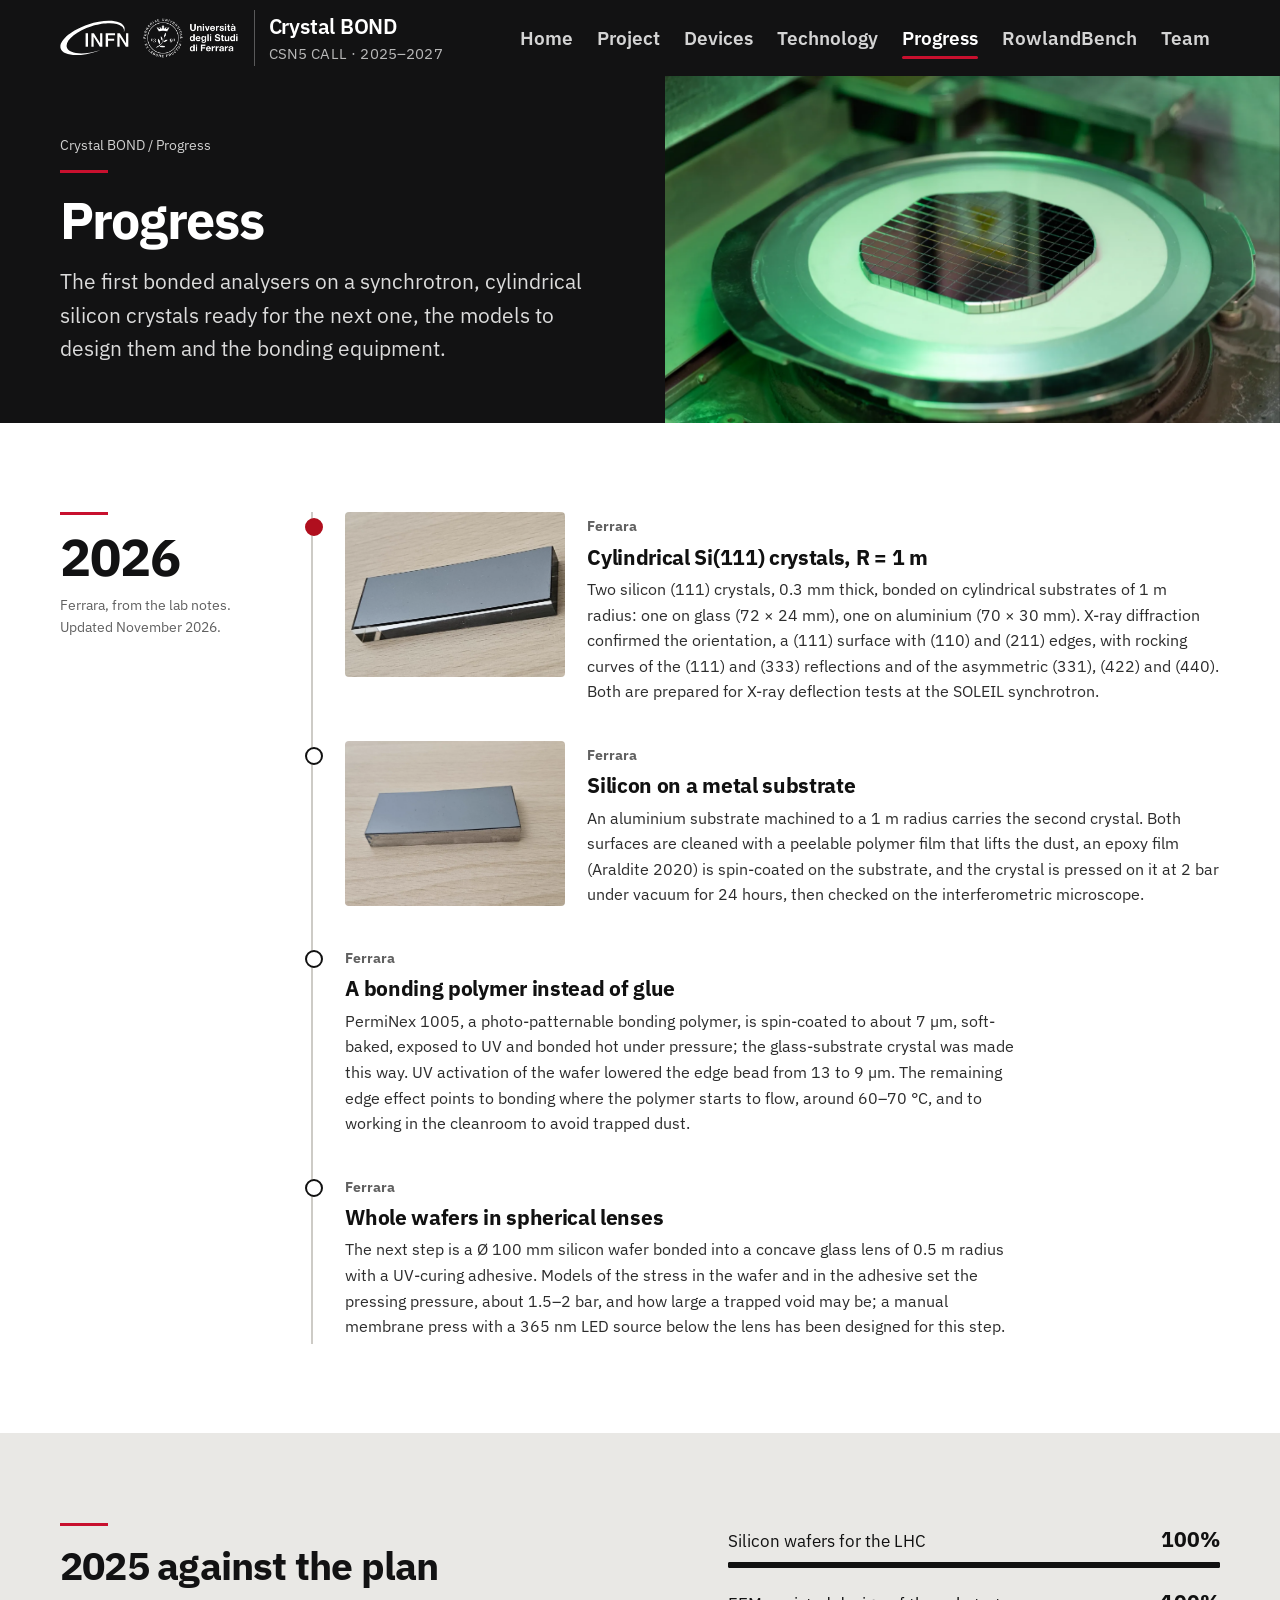
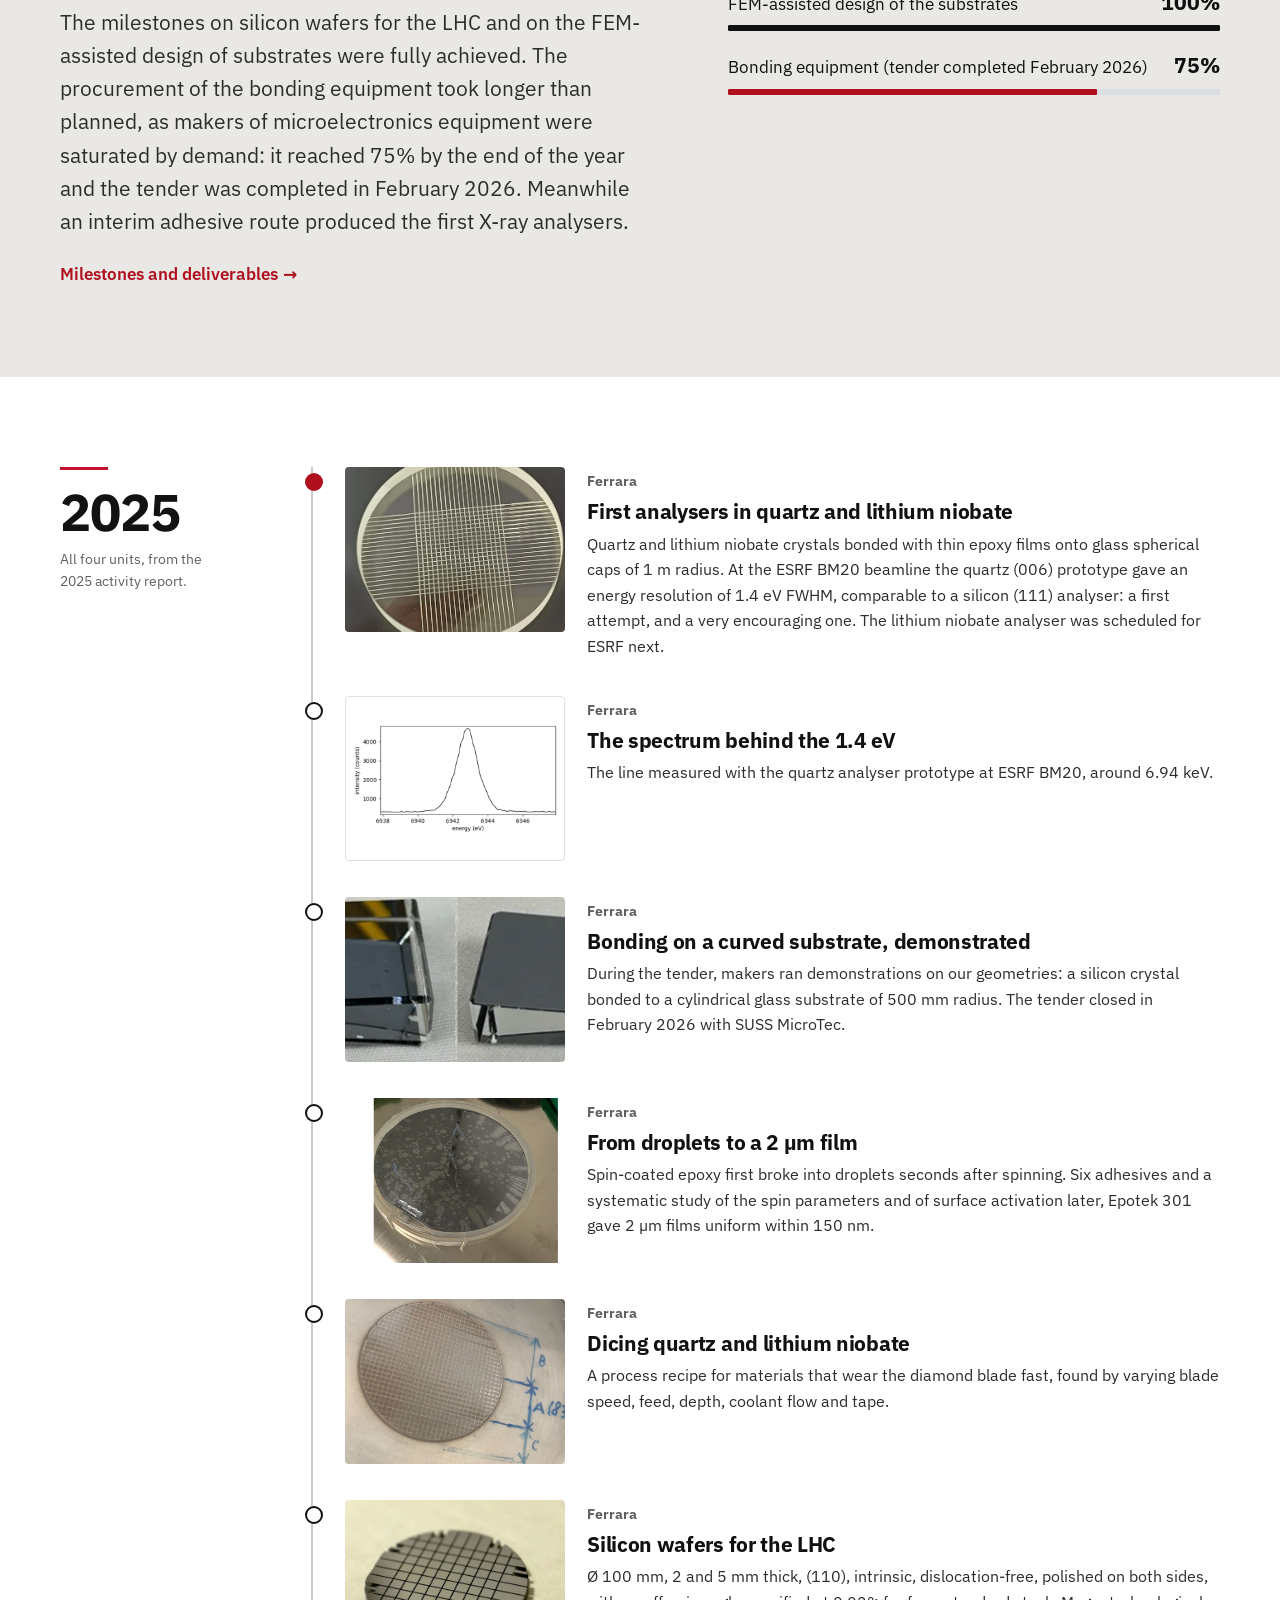
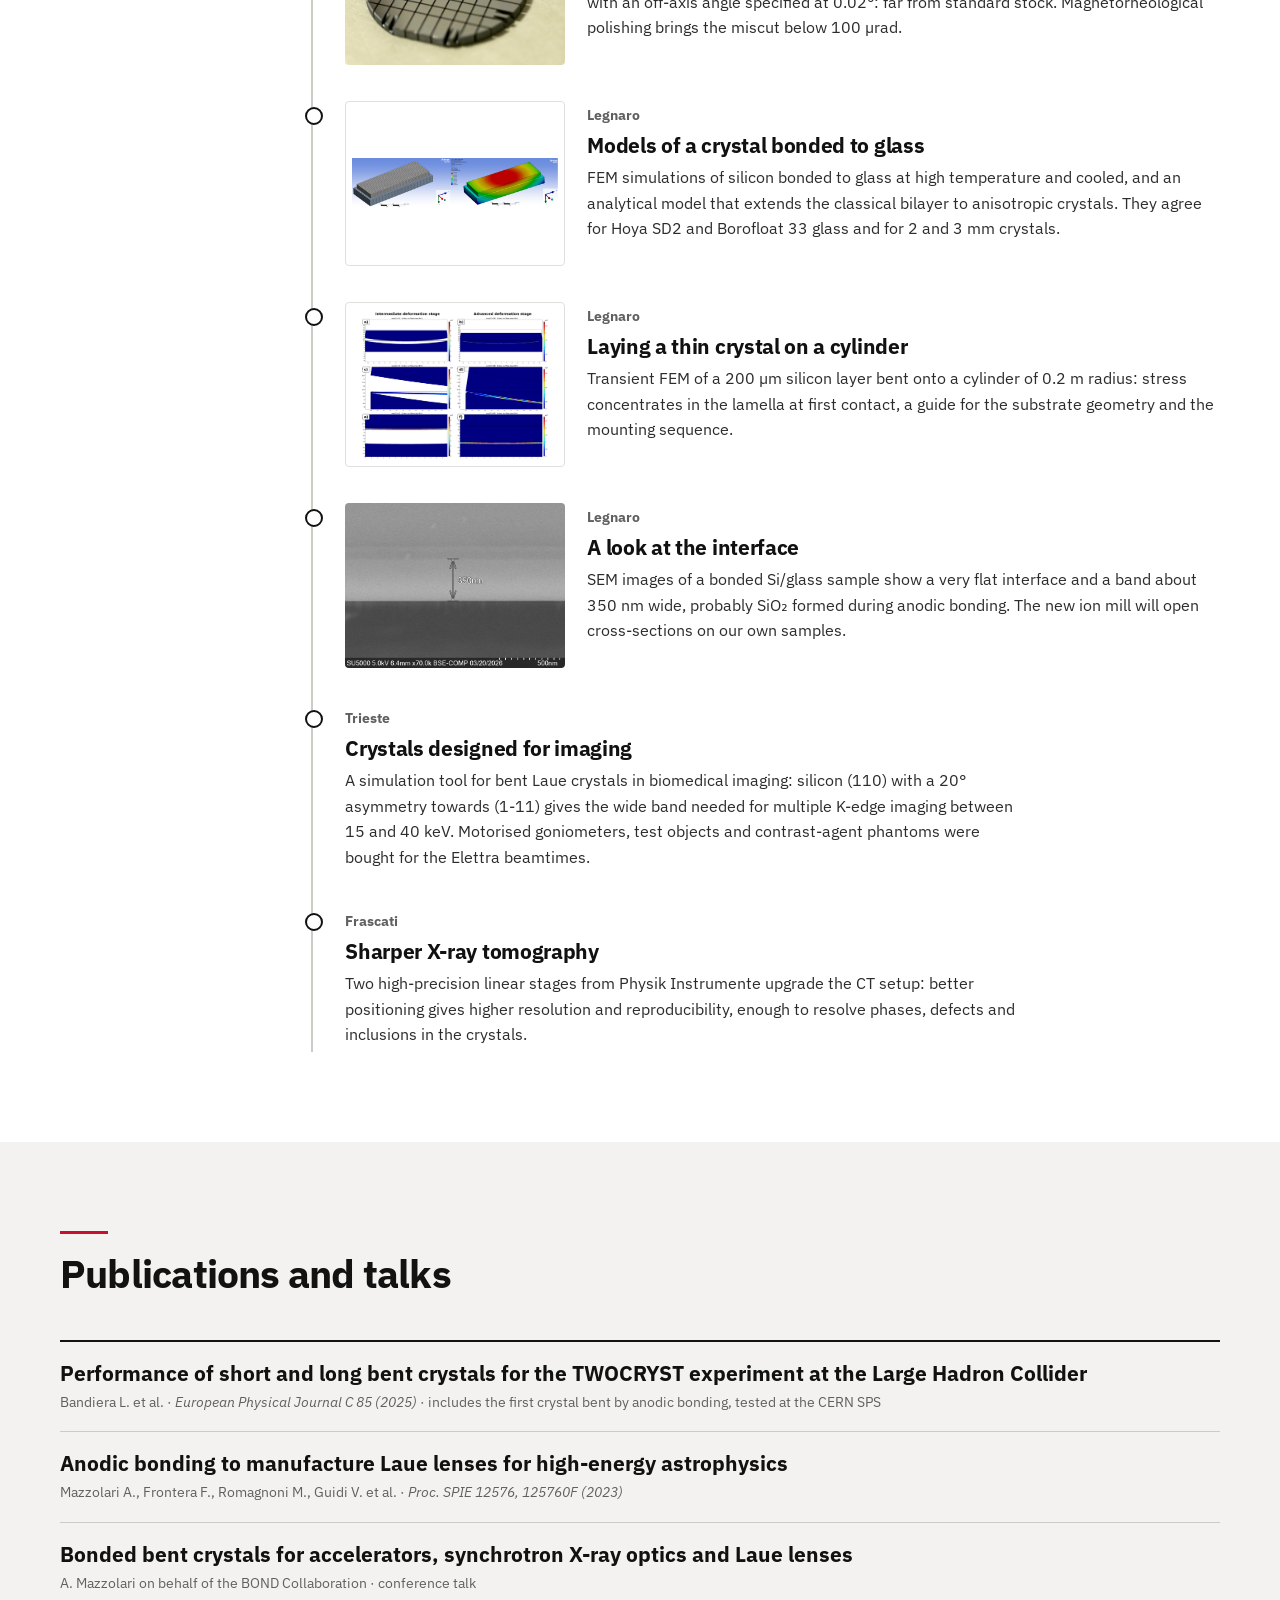
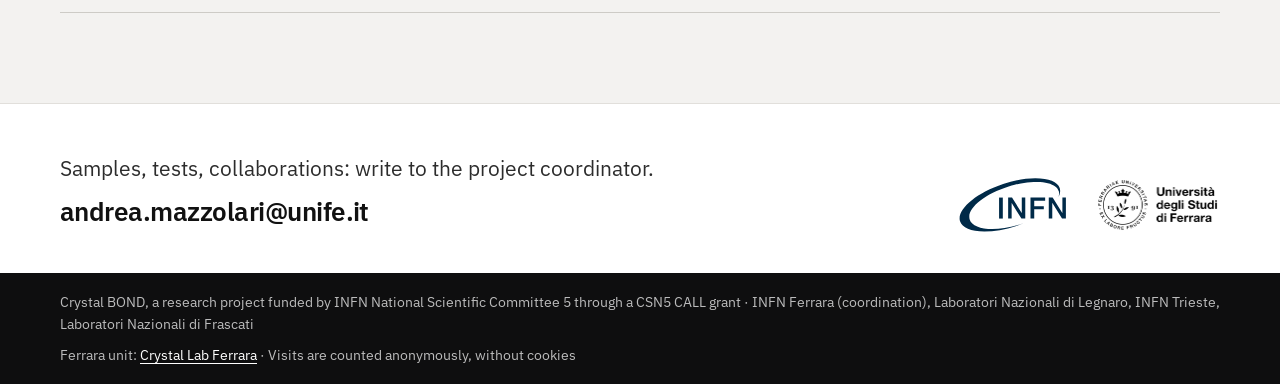
<file: progress.html>
<!doctype html>
<html lang="en" class="no-js" data-counter="https://bond-counter.bond-counter.workers.dev">
<head>
<meta charset="utf-8">
<script>document.documentElement.classList.replace('no-js', 'js');</script>
<meta name="viewport" content="width=device-width, initial-scale=1, viewport-fit=cover">
<title>Progress · Crystal BOND</title>
<meta name="description" content="What BOND has achieved: cylindrical Si(111) crystals for SOLEIL in 2026; in 2025 the first quartz analyser at 1.4 eV, thin adhesive films, silicon for the LHC and FEM models.">
<meta name="theme-color" content="#0e0e0f">
<link rel="icon" href="img/logo.svg" type="image/svg+xml">
<link rel="preload" href="fonts/ibm-plex-sans-latin.woff2" as="font" type="font/woff2" crossorigin>
<link rel="stylesheet" href="base.css?v=514ed836">
<link rel="stylesheet" href="bond.css?v=4c5f527c">
<meta property="og:type" content="website">
<meta property="og:site_name" content="Crystal BOND">
<meta property="og:title" content="Progress · Crystal BOND">
<meta property="og:description" content="What BOND has achieved: cylindrical Si(111) crystals for SOLEIL in 2026; in 2025 the first quartz analyser at 1.4 eV, thin adhesive films, silicon for the LHC and FEM models.">
<meta property="og:url" content="https://crystal-bond.github.io/progress.html">
<meta property="og:image" content="https://crystal-bond.github.io/img/og.jpg">
<meta property="og:image:width" content="1200">
<meta property="og:image:height" content="630">
<meta property="og:image:alt" content="Crystal BOND: bonded bent crystals for particle accelerators, synchrotron X-ray optics and γ-ray astronomy. A diced silicon wafer.">
<meta name="twitter:card" content="summary_large_image">
</head>
<body>
<a class="skip" href="#main">Skip to content</a>
<header class="nav">
  <div class="wrap nav-in">
    <a class="brand" href="./"><img src="img/logos/infn-white.svg" alt="INFN" width="65" height="34"><img class="unife" src="img/logos/unife-white.png" alt="University of Ferrara" width="359" height="160"><span>Crystal BOND<small>CSN5 CALL · 2025–2027</small></span></a>
    <button class="menu-btn" type="button" aria-expanded="false" aria-controls="menu" aria-label="Menu"><svg viewBox="0 0 24 24" aria-hidden="true"><path d="M3 6h18M3 12h18M3 18h18" stroke="currentColor" stroke-width="2" stroke-linecap="round"/></svg></button>
    <nav class="nav-main" aria-label="Main">
      <ul class="nav-links" id="menu">
        <li><a href="./">Home</a></li>
        <li><a href="project.html">Project</a></li>
        <li><a href="devices.html">Devices</a></li>
        <li><a href="technology.html">Technology</a></li>
        <li><a href="progress.html" aria-current="page">Progress</a></li>
        <li><a href="rowlandbench.html">RowlandBench</a></li>
        <li><a href="team.html">Team</a></li>
      </ul>
    </nav>
  </div>
</header>
<main id="main">

<section class="p-head on-dark">
  <div class="p-head-text">
    <p class="crumbs rise"><a href="./">Crystal BOND</a> / Progress</p>
    <h1 class="rise d1">Progress</h1>
    <p class="rise d2">The first bonded analysers on a synchrotron, cylindrical silicon crystals ready for the next one, the models to design them and the bonding equipment.</p>
  </div>
  <div class="p-head-photo"><picture><source srcset="img/photos/wafer-frame-green.webp" type="image/webp"><img src="img/photos/wafer-frame-green.jpg" alt="A diced wafer on its frame, under the green light of the tape-curing unit" fetchpriority="high" width="1800" height="1010"></picture></div>
</section>
<section class="sec white">
  <div class="wrap">
    <div class="tl">
      <div class="tl-year"><h2>2026</h2><span>Ferrara, from the lab notes. Updated November 2026.</span></div>
      <ol class="tl-list">
      <li class="tl-item key"><div class="tl-card"><picture><source srcset="img/photos/si111-glass-r1m.webp" type="image/webp"><img src="img/photos/si111-glass-r1m.jpg" alt="A silicon (111) crystal bonded on a cylindrical glass substrate of 1 m radius" loading="lazy" width="1044" height="782"></picture><div><span class="unit-tag">Ferrara</span><h3>Cylindrical Si(111) crystals, R = 1 m</h3><p>Two silicon (111) crystals, 0.3 mm thick, bonded on cylindrical substrates of 1 m radius: one on glass (72 × 24 mm), one on aluminium (70 × 30 mm). X-ray diffraction confirmed the orientation, a (111) surface with (110) and (211) edges, with rocking curves of the (111) and (333) reflections and of the asymmetric (331), (422) and (440). Both are prepared for X-ray deflection tests at the SOLEIL synchrotron.</p></div></div></li>
      <li class="tl-item"><div class="tl-card"><picture><source srcset="img/photos/si111-alu-r1m.webp" type="image/webp"><img src="img/photos/si111-alu-r1m.jpg" alt="A silicon (111) crystal bonded on an aluminium substrate of 1 m radius" loading="lazy" width="1200" height="900"></picture><div><span class="unit-tag">Ferrara</span><h3>Silicon on a metal substrate</h3><p>An aluminium substrate machined to a 1 m radius carries the second crystal. Both surfaces are cleaned with a peelable polymer film that lifts the dust, an epoxy film (Araldite 2020) is spin-coated on the substrate, and the crystal is pressed on it at 2 bar under vacuum for 24 hours, then checked on the interferometric microscope.</p></div></div></li>
      <li class="tl-item noimg"><div class="tl-card"><div><span class="unit-tag">Ferrara</span><h3>A bonding polymer instead of glue</h3><p>PermiNex 1005, a photo-patternable bonding polymer, is spin-coated to about 7 µm, soft-baked, exposed to UV and bonded hot under pressure; the glass-substrate crystal was made this way. UV activation of the wafer lowered the edge bead from 13 to 9 µm. The remaining edge effect points to bonding where the polymer starts to flow, around 60–70 °C, and to working in the cleanroom to avoid trapped dust.</p></div></div></li>
      <li class="tl-item noimg"><div class="tl-card"><div><span class="unit-tag">Ferrara</span><h3>Whole wafers in spherical lenses</h3><p>The next step is a Ø 100 mm silicon wafer bonded into a concave glass lens of 0.5 m radius with a UV-curing adhesive. Models of the stress in the wafer and in the adhesive set the pressing pressure, about 1.5–2 bar, and how large a trapped void may be; a manual membrane press with a 365 nm LED source below the lens has been designed for this step.</p></div></div></li>
      </ol>
    </div>
  </div>
</section>
<section class="sec tint">
  <div class="wrap glance">
    <div>
      <h2 class="h2 ruled">2025 against the plan</h2>
      <p class="lead">The milestones on silicon wafers for the LHC and on the FEM-assisted design of substrates were fully achieved. The procurement of the bonding equipment took longer than planned, as makers of microelectronics equipment were saturated by demand: it reached 75% by the end of the year and the tender was completed in February 2026. Meanwhile an interim adhesive route produced the first X-ray analysers.</p>
      <p style="margin-top:22px"><a class="arrow" href="project.html#timeline">Milestones and deliverables</a></p>
    </div>
    <ul class="bars">
      <li><span>Silicon wafers for the LHC</span><b>100%</b><span class="bar"><i style="width:100%"></i></span></li>
      <li><span>FEM-assisted design of the substrates</span><b>100%</b><span class="bar"><i style="width:100%"></i></span></li>
      <li><span>Bonding equipment (tender completed February 2026)</span><b>75%</b><span class="bar"><i class="part" style="width:75%"></i></span></li>
    </ul>
  </div>
</section>
<section class="sec white">
  <div class="wrap">
    <div class="tl">
      <div class="tl-year"><h2>2025</h2><span>All four units, from the 2025 activity report.</span></div>
      <ol class="tl-list">
      <li class="tl-item key"><div class="tl-card"><picture><source srcset="img/photos/quartz-analyser.webp" type="image/webp"><img src="img/photos/quartz-analyser.jpg" alt="Quartz crystals bonded on a glass spherical cap, R = 1 m" loading="lazy" width="1063" height="915"></picture><div><span class="unit-tag">Ferrara</span><h3>First analysers in quartz and lithium niobate</h3><p>Quartz and lithium niobate crystals bonded with thin epoxy films onto glass spherical caps of 1 m radius. At the ESRF BM20 beamline the quartz (006) prototype gave an energy resolution of 1.4 eV FWHM, comparable to a silicon (111) analyser: a first attempt, and a very encouraging one. The lithium niobate analyser was scheduled for ESRF next.</p></div></div></li>
      <li class="tl-item"><div class="tl-card"><img class="figimg" src="img/fig/esrf-quartz.png" alt="Spectrum measured with the quartz analyser at ESRF BM20: FWHM 1.4 eV" loading="lazy" width="601" height="319"><div><span class="unit-tag">Ferrara</span><h3>The spectrum behind the 1.4 eV</h3><p>The line measured with the quartz analyser prototype at ESRF BM20, around 6.94 keV.</p></div></div></li>
      <li class="tl-item"><div class="tl-card"><picture><source srcset="img/photos/demo-bonded.webp" type="image/webp"><img src="img/photos/demo-bonded.jpg" alt="A silicon crystal bonded to a cylindrical glass substrate, R = 500 mm (maker demonstration)" loading="lazy" width="1023" height="170"></picture><div><span class="unit-tag">Ferrara</span><h3>Bonding on a curved substrate, demonstrated</h3><p>During the tender, makers ran demonstrations on our geometries: a silicon crystal bonded to a cylindrical glass substrate of 500 mm radius. The tender closed in February 2026 with SUSS MicroTec.</p></div></div></li>
      <li class="tl-item"><div class="tl-card"><picture><source srcset="img/photos/epoxy-dewetting.webp" type="image/webp"><img src="img/photos/epoxy-dewetting.jpg" alt="Left of the study: an epoxy film that dewetted into droplets" loading="lazy" width="834" height="701"></picture><div><span class="unit-tag">Ferrara</span><h3>From droplets to a 2 µm film</h3><p>Spin-coated epoxy first broke into droplets seconds after spinning. Six adhesives and a systematic study of the spin parameters and of surface activation later, Epotek 301 gave 2 µm films uniform within 150 nm.</p></div></div></li>
      <li class="tl-item"><div class="tl-card"><picture><source srcset="img/photos/linbo3-cubes.webp" type="image/webp"><img src="img/photos/linbo3-cubes.jpg" alt="Lithium niobate cut into 3 mm cubes" loading="lazy" width="648" height="541"></picture><div><span class="unit-tag">Ferrara</span><h3>Dicing quartz and lithium niobate</h3><p>A process recipe for materials that wear the diamond blade fast, found by varying blade speed, feed, depth, coolant flow and tape.</p></div></div></li>
      <li class="tl-item"><div class="tl-card"><picture><source srcset="img/photos/diced-wafer.webp" type="image/webp"><img src="img/photos/diced-wafer.jpg" alt="A diced silicon wafer" loading="lazy" width="1200" height="800"></picture><div><span class="unit-tag">Ferrara</span><h3>Silicon wafers for the LHC</h3><p>Ø 100 mm, 2 and 5 mm thick, (110), intrinsic, dislocation-free, polished on both sides, with an off-axis angle specified at 0.02°: far from standard stock. Magnetorheological polishing brings the miscut below 100 µrad.</p></div></div></li>
      <li class="tl-item"><div class="tl-card"><img class="figimg" src="img/fig/fem-bilayer.png" alt="FEM model of a silicon crystal bonded to glass: mesh and deformation after cooling" loading="lazy" width="1408" height="344"><div><span class="unit-tag">Legnaro</span><h3>Models of a crystal bonded to glass</h3><p>FEM simulations of silicon bonded to glass at high temperature and cooled, and an analytical model that extends the classical bilayer to anisotropic crystals. They agree for Hoya SD2 and Borofloat 33 glass and for 2 and 3 mm crystals.</p></div></div></li>
      <li class="tl-item"><div class="tl-card"><img class="figimg" src="img/fig/fem-transient.png" alt="Von Mises stress in a 200 µm silicon layer bent onto a 0.2 m cylinder" loading="lazy" width="2048" height="1614"><div><span class="unit-tag">Legnaro</span><h3>Laying a thin crystal on a cylinder</h3><p>Transient FEM of a 200 µm silicon layer bent onto a cylinder of 0.2 m radius: stress concentrates in the lamella at first contact, a guide for the substrate geometry and the mounting sequence.</p></div></div></li>
      <li class="tl-item"><div class="tl-card"><picture><source srcset="img/photos/sem-interface.webp" type="image/webp"><img src="img/photos/sem-interface.jpg" alt="SEM image of a silicon–glass interface, with a 350 nm band" loading="lazy" width="1280" height="960"></picture><div><span class="unit-tag">Legnaro</span><h3>A look at the interface</h3><p>SEM images of a bonded Si/glass sample show a very flat interface and a band about 350 nm wide, probably SiO₂ formed during anodic bonding. The new ion mill will open cross-sections on our own samples.</p></div></div></li>
      <li class="tl-item noimg"><div class="tl-card"><div><span class="unit-tag">Trieste</span><h3>Crystals designed for imaging</h3><p>A simulation tool for bent Laue crystals in biomedical imaging: silicon (110) with a 20° asymmetry towards (1-11) gives the wide band needed for multiple K-edge imaging between 15 and 40 keV. Motorised goniometers, test objects and contrast-agent phantoms were bought for the Elettra beamtimes.</p></div></div></li>
      <li class="tl-item noimg"><div class="tl-card"><div><span class="unit-tag">Frascati</span><h3>Sharper X-ray tomography</h3><p>Two high-precision linear stages from Physik Instrumente upgrade the CT setup: better positioning gives higher resolution and reproducibility, enough to resolve phases, defects and inclusions in the crystals.</p></div></div></li>
      </ol>
    </div>
  </div>
</section>
<section class="sec">
  <div class="wrap">
    <div class="sec-head">
      <h2 class="h2 ruled">Publications and talks</h2>
    </div>
    <ol class="pubs">
      <li><b><a href="https://doi.org/10.1140/epjc/s10052-025-15092-y" target="_blank" rel="noopener">Performance of short and long bent crystals for the TWOCRYST experiment at the Large Hadron Collider</a></b><span>Bandiera L. et al. · <i>European Physical Journal C 85 (2025)</i> · includes the first crystal bent by anodic bonding, tested at the CERN SPS</span></li>
      <li><b><a href="https://doi.org/10.1117/12.2665894" target="_blank" rel="noopener">Anodic bonding to manufacture Laue lenses for high-energy astrophysics</a></b><span>Mazzolari A., Frontera F., Romagnoni M., Guidi V. et al. · <i>Proc. SPIE 12576, 125760F (2023)</i></span></li>
      <li><b>Bonded bent crystals for accelerators, synchrotron X-ray optics and Laue lenses</b><span>A. Mazzolari on behalf of the BOND Collaboration · conference talk</span></li>
    </ol>
  </div>
</section>
</main>
<footer class="footer">
  <div class="wrap">
    <div class="foot-top">
      <div>
        <p class="foot-lead">Samples, tests, collaborations: write to the project coordinator.</p>
        <a class="mail" href="mailto:andrea.mazzolari@unife.it">andrea.mazzolari@unife.it</a>
      </div>
      <div class="foot-logos">
        <img src="img/logos/infn.svg" alt="INFN" width="107" height="56" loading="lazy">
        <img src="img/logos/unife.png" alt="University of Ferrara" width="251" height="112" loading="lazy">
      </div>
    </div>
  </div>
  <div class="foot-bar">
    <div class="wrap foot-bottom">
      <p>Crystal BOND, a research project funded by INFN National Scientific Committee 5 through a CSN5 CALL grant · INFN Ferrara (coordination), Laboratori Nazionali di Legnaro, INFN Trieste, Laboratori Nazionali di Frascati</p>
      <p>Ferrara unit: <a href="https://crystalab.unife.it/">Crystal Lab Ferrara</a> · Visits are counted anonymously, without cookies</p>
    </div>
  </div>
</footer>
<script src="bond.js?v=0136ec79" defer onerror="document.documentElement.classList.replace('js', 'no-js')"></script>
</body>
</html>
</file>
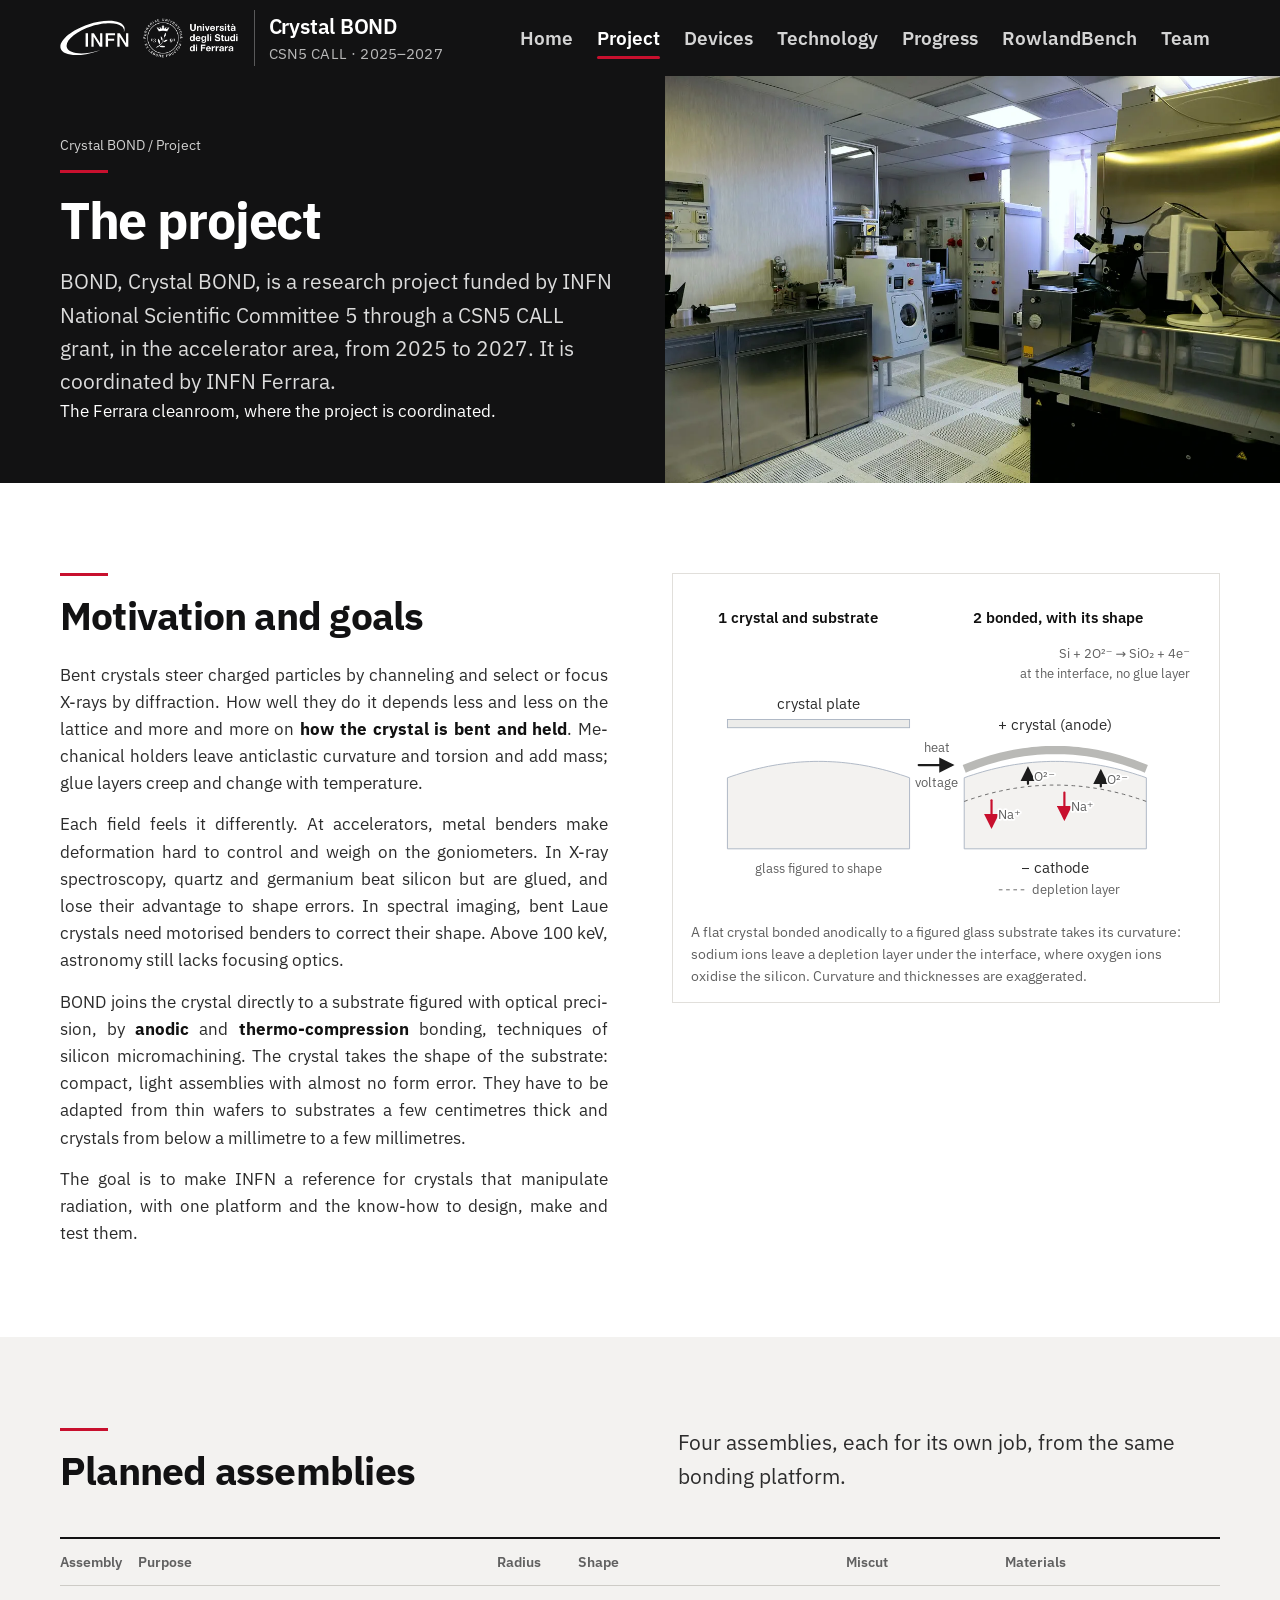
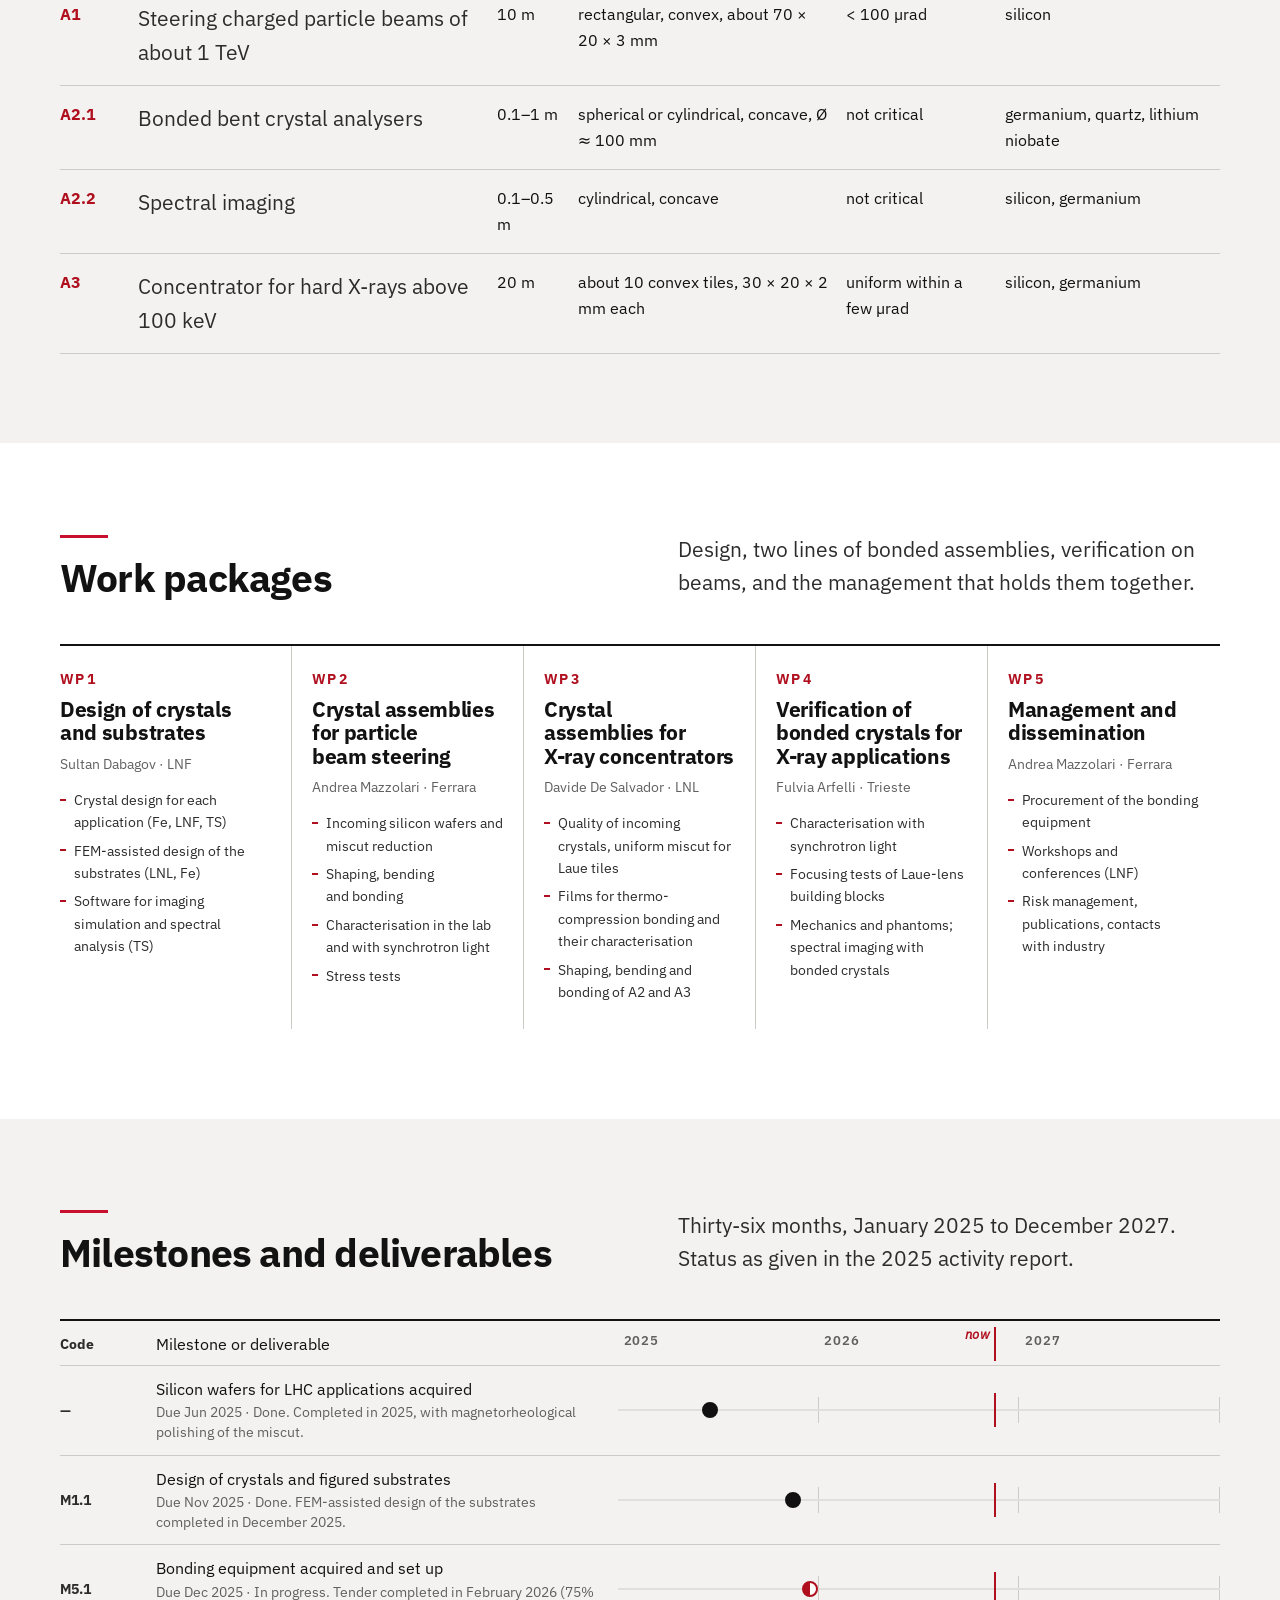
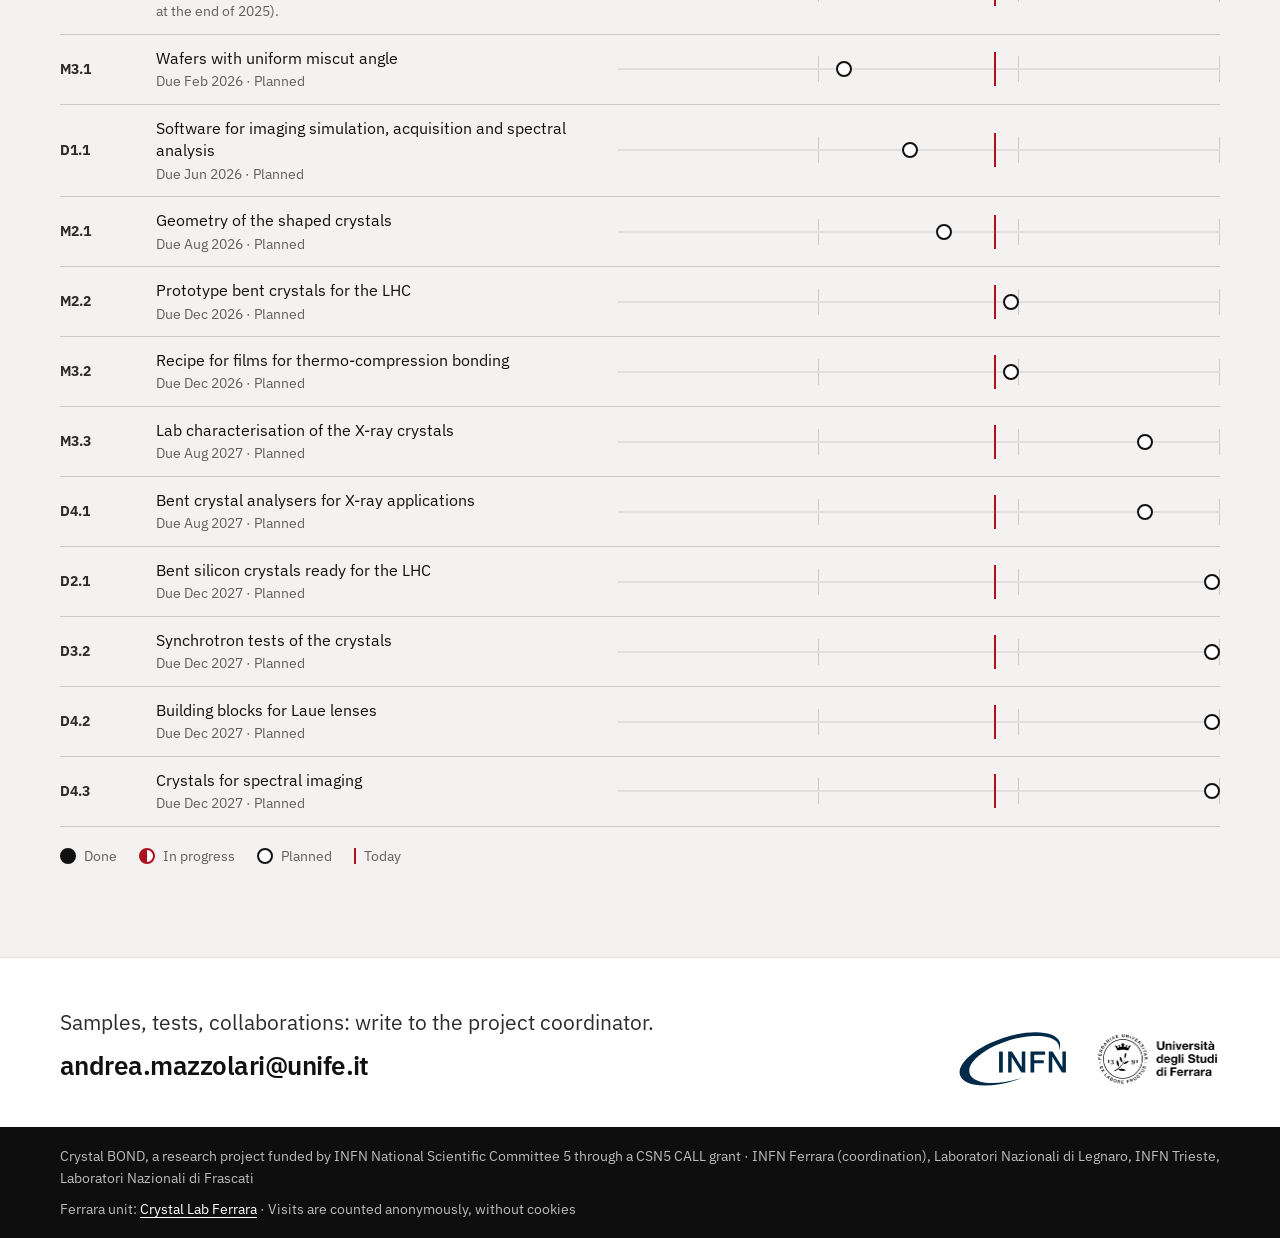
<file: project.html>
<!doctype html>
<html lang="en" class="no-js" data-counter="https://bond-counter.bond-counter.workers.dev">
<head>
<meta charset="utf-8">
<script>document.documentElement.classList.replace('no-js', 'js');</script>
<meta name="viewport" content="width=device-width, initial-scale=1, viewport-fit=cover">
<title>Project · Crystal BOND</title>
<meta name="description" content="Goals, work packages and timeline of BOND, the INFN project on bonded bent crystals, 2025–2027.">
<meta name="theme-color" content="#0e0e0f">
<link rel="icon" href="img/logo.svg" type="image/svg+xml">
<link rel="preload" href="fonts/ibm-plex-sans-latin.woff2" as="font" type="font/woff2" crossorigin>
<link rel="stylesheet" href="base.css?v=514ed836">
<link rel="stylesheet" href="bond.css?v=4c5f527c">
<meta property="og:type" content="website">
<meta property="og:site_name" content="Crystal BOND">
<meta property="og:title" content="Project · Crystal BOND">
<meta property="og:description" content="Goals, work packages and timeline of BOND, the INFN project on bonded bent crystals, 2025–2027.">
<meta property="og:url" content="https://crystal-bond.github.io/project.html">
<meta property="og:image" content="https://crystal-bond.github.io/img/og.jpg">
<meta property="og:image:width" content="1200">
<meta property="og:image:height" content="630">
<meta property="og:image:alt" content="Crystal BOND: bonded bent crystals for particle accelerators, synchrotron X-ray optics and γ-ray astronomy. A diced silicon wafer.">
<meta name="twitter:card" content="summary_large_image">
</head>
<body>
<a class="skip" href="#main">Skip to content</a>
<header class="nav">
  <div class="wrap nav-in">
    <a class="brand" href="./"><img src="img/logos/infn-white.svg" alt="INFN" width="65" height="34"><img class="unife" src="img/logos/unife-white.png" alt="University of Ferrara" width="359" height="160"><span>Crystal BOND<small>CSN5 CALL · 2025–2027</small></span></a>
    <button class="menu-btn" type="button" aria-expanded="false" aria-controls="menu" aria-label="Menu"><svg viewBox="0 0 24 24" aria-hidden="true"><path d="M3 6h18M3 12h18M3 18h18" stroke="currentColor" stroke-width="2" stroke-linecap="round"/></svg></button>
    <nav class="nav-main" aria-label="Main">
      <ul class="nav-links" id="menu">
        <li><a href="./">Home</a></li>
        <li><a href="project.html" aria-current="page">Project</a></li>
        <li><a href="devices.html">Devices</a></li>
        <li><a href="technology.html">Technology</a></li>
        <li><a href="progress.html">Progress</a></li>
        <li><a href="rowlandbench.html">RowlandBench</a></li>
        <li><a href="team.html">Team</a></li>
      </ul>
    </nav>
  </div>
</header>
<main id="main">

<section class="p-head on-dark">
  <div class="p-head-text">
    <p class="crumbs rise"><a href="./">Crystal BOND</a> / Project</p>
    <h1 class="rise d1">The project</h1>
    <p class="rise d2">BOND, Crystal BOND, is a research project funded by INFN National Scientific Committee 5 through a CSN5 CALL grant, in the accelerator area, from 2025 to 2027. It is coordinated by INFN Ferrara.</p>The Ferrara cleanroom, where the project is coordinated.
  </div>
  <div class="p-head-photo"><picture><source srcset="img/photos/cleanroom.webp" type="image/webp"><img src="img/photos/cleanroom.jpg" alt="The Ferrara cleanroom" fetchpriority="high" width="1200" height="800"></picture></div>
</section>
<section class="sec white">
  <div class="wrap split">
    <div class="just">
      <h2 class="h2 ruled">Motivation and goals</h2>
      <p>Bent crys­tals steer charged par­ti­cles by channel­ing and select or focus X-rays by diffrac­tion. How well they do it depends less and less on the lattice and more and more on <b>how the crystal is bent and held</b>. Me­chan­i­cal holders leave an­ti­clas­tic cur­va­ture and torsion and add mass; glue layers creep and change with tem­per­a­ture.</p>
      <p>Each field feels it differently. At ac­cel­er­a­tors, metal benders make deforma­tion hard to control and weigh on the go­ni­om­e­ters. In X-ray spec­tros­co­py, quartz and ger­ma­nium beat silicon but are glued, and lose their advantage to shape errors. In spec­tral imaging, bent Laue crys­tals need motorised benders to correct their shape. Above 100 keV, astronomy still lacks focusing optics.</p>
      <p>BOND joins the crystal di­rect­ly to a sub­strate figured with optical preci­sion, by <b>anodic</b> and <b>thermo-compres­sion</b> bonding, techniques of silicon micro­machin­ing. The crystal takes the shape of the sub­strate: compact, light as­sem­blies with almost no form error. They have to be adapted from thin wafers to sub­strates a few cen­ti­me­tres thick and crys­tals from below a mil­li­me­tre to a few mil­li­me­tres.</p>
      <p>The goal is to make INFN a reference for crys­tals that manipulate radia­tion, with one plat­form and the know-how to design, make and test them.</p>
    </div>
    <figure class="figcard"><svg class="fig" viewBox="0 0 560 350" role="img" aria-labelledby="fig-bond-t fig-bond-d">
<title id="fig-bond-t">Anodic bonding of a crystal to a figured substrate</title><desc id="fig-bond-d">Left: a flat crystal plate above a glass substrate whose surface has been figured to the wanted curvature. Right: heated and under a voltage, with the crystal positive, sodium ions in the glass drift towards the cathode and leave a depletion layer under the interface; oxygen ions in that layer drift to the silicon and oxidise it, and the crystal, now bonded, keeps the shape of the substrate.</desc>
<defs><marker id="fig-bond-a" viewBox="0 0 10 10" refX="8" refY="5" markerWidth="7" markerHeight="7" orient="auto-start-reverse"><path class="tip" d="M0 0L10 5L0 10z"/></marker>
<marker id="fig-bond-b" viewBox="0 0 10 10" refX="8" refY="5" markerWidth="7" markerHeight="7" orient="auto-start-reverse"><path class="tip2" d="M0 0L10 5L0 10z"/></marker></defs><text class="lbl strong" x="30" y="34" text-anchor="start">1  crystal and substrate</text><text class="lbl strong" x="310" y="34" text-anchor="start">2  bonded, with its shape</text>
<rect class="block xtal" x="40" y="140" width="200" height="9"/><polygon class="block" points="40,282 40,204 45,202.2 50,200.6 55,199 60,197.5 65,196.1 70,194.8 75,193.6 80,192.5 85,191.4 90,190.5 95,189.6 100,188.9 105,188.2 110,187.6 115,187.1 120,186.7 125,186.4 130,186.2 135,186 140,186 145,186 150,186.2 155,186.4 160,186.7 165,187.1 170,187.6 175,188.2 180,188.9 185,189.6 190,190.5 195,191.4 200,192.5 205,193.6 210,194.8 215,196.1 220,197.5 225,199 230,200.6 235,202.2 240,204 240,282"/>
<text class="lbl" x="140" y="128" text-anchor="middle">crystal plate</text><text class="note" x="140" y="308" text-anchor="middle">glass figured to shape</text>
<line class="ray" x1="250" y1="190" x2="286" y2="190" marker-end="url(#fig-bond-a)"/><text class="note" x="270" y="176" text-anchor="middle">heat</text><text class="note" x="270" y="214" text-anchor="middle">voltage</text>
<polygon class="block" points="300,282 300,204 305,202.2 310,200.6 315,199 320,197.5 325,196.1 330,194.8 335,193.6 340,192.5 345,191.4 350,190.5 355,189.6 360,188.9 365,188.2 370,187.6 375,187.1 380,186.7 385,186.4 390,186.2 395,186 400,186 405,186 410,186.2 415,186.4 420,186.7 425,187.1 430,187.6 435,188.2 440,188.9 445,189.6 450,190.5 455,191.4 460,192.5 465,193.6 470,194.8 475,196.1 480,197.5 485,199 490,200.6 495,202.2 500,204 500,282"/><polyline class="xtal-line" points="300,194.2 305,192.2 310,190.3 315,188.5 320,186.7 325,185.1 330,183.6 335,182.2 340,181 345,179.8 350,178.7 355,177.7 360,176.8 365,176 370,175.4 375,174.8 380,174.3 385,174 390,173.7 395,173.6 400,173.5 405,173.6 410,173.7 415,174 420,174.3 425,174.8 430,175.4 435,176 440,176.8 445,177.7 450,178.7 455,179.8 460,181 465,182.2 470,183.6 475,185.1 480,186.7 485,188.5 490,190.3 495,192.2 500,194.2"/>
<polyline class="ref" points="300,230 305,228.2 310,226.6 315,225 320,223.5 325,222.1 330,220.8 335,219.6 340,218.5 345,217.4 350,216.5 355,215.6 360,214.9 365,214.2 370,213.6 375,213.1 380,212.7 385,212.4 390,212.2 395,212 400,212 405,212 410,212.2 415,212.4 420,212.7 425,213.1 430,213.6 435,214.2 440,214.9 445,215.6 450,216.5 455,217.4 460,218.5 465,219.6 470,220.8 475,222.1 480,223.5 485,225 490,226.6 495,228.2 500,230"/>
<text class="lbl" x="400" y="152" text-anchor="middle">+  crystal (anode)</text><text class="lbl" x="400" y="308" text-anchor="middle">−  cathode</text><line class="ray2" x1="330" y1="228.8" x2="330" y2="256.8" marker-end="url(#fig-bond-b)"/><text class="note" x="337" y="248.8" text-anchor="start">Na⁺</text><line class="ray2" x1="410" y1="220.2" x2="410" y2="248.2" marker-end="url(#fig-bond-b)"/><text class="note" x="417" y="240.2" text-anchor="start">Na⁺</text><line class="ray" x1="370" y1="210.6" x2="370" y2="194.6" marker-end="url(#fig-bond-a)"/><text class="note" x="377" y="207.6" text-anchor="start">O²⁻</text><line class="ray" x1="450" y1="213.5" x2="450" y2="197.5" marker-end="url(#fig-bond-a)"/><text class="note" x="457" y="210.5" text-anchor="start">O²⁻</text>
<line class="ref" x1="338" y1="327" x2="366" y2="327"/><text class="note" x="374" y="332" text-anchor="start">depletion layer</text>
<text class="note" x="548" y="72" text-anchor="end">Si + 2O²⁻ → SiO₂ + 4e⁻</text><text class="note" x="548" y="94" text-anchor="end">at the interface, no glue layer</text></svg><figcaption>A flat crystal bonded anodically to a figured glass substrate takes its curvature: sodium ions leave a depletion layer under the interface, where oxygen ions oxidise the silicon. Curvature and thicknesses are exaggerated.</figcaption></figure>
  </div>
</section>
<section class="sec">
  <div class="wrap">
    <div class="sec-head">
      <h2 class="h2 ruled">Planned assemblies</h2>
      <p>Four assemblies, each for its own job, from the same bonding platform.</p>
    </div>
    <div class="table-wrap"><table class="spec-table stack">
      <thead><tr><th scope="col">Assembly</th><th scope="col">Purpose</th><th scope="col">Radius</th><th scope="col">Shape</th><th scope="col">Miscut</th><th scope="col">Materials</th></tr></thead>
      <tbody>
        <tr><th scope="row"><a href="devices.html#steer">A1</a></th><td class="lead">Steering charged particle beams of about 1 TeV</td><td data-label="Radius">10 m</td><td data-label="Shape">rectangular, convex, about 70 × 20 × 3 mm</td><td data-label="Miscut">&lt; 100 µrad</td><td data-label="Materials">silicon</td></tr>
        <tr><th scope="row"><a href="devices.html#analyse">A2.1</a></th><td class="lead">Bonded bent crystal analysers</td><td data-label="Radius">0.1–1 m</td><td data-label="Shape">spherical or cylindrical, concave, Ø ≈ 100 mm</td><td data-label="Miscut">not critical</td><td data-label="Materials">germanium, quartz, lithium niobate</td></tr>
        <tr><th scope="row"><a href="devices.html#image">A2.2</a></th><td class="lead">Spectral imaging</td><td data-label="Radius">0.1–0.5 m</td><td data-label="Shape">cylindrical, concave</td><td data-label="Miscut">not critical</td><td data-label="Materials">silicon, germanium</td></tr>
        <tr><th scope="row"><a href="devices.html#focus">A3</a></th><td class="lead">Concentrator for hard X-rays above 100 keV</td><td data-label="Radius">20 m</td><td data-label="Shape">about 10 convex tiles, 30 × 20 × 2 mm each</td><td data-label="Miscut">uniform within a few µrad</td><td data-label="Materials">silicon, germanium</td></tr>
      </tbody>
    </table></div>
  </div>
</section>
<section class="sec white">
  <div class="wrap">
    <div class="sec-head">
      <h2 class="h2 ruled">Work packages</h2>
      <p>Design, two lines of bonded assemblies, verification on beams, and the management that holds them together.</p>
    </div>
    <ol class="wps">
      <li class="wp"><span class="wp-n"><small>WP</small>1</span><h3>Design of crystals and substrates</h3><p class="wp-lead">Sultan Dabagov · LNF</p><ul><li>Crystal design for each application (Fe, LNF, TS)</li><li>FEM-assisted design of the substrates (LNL, Fe)</li><li>Software for imaging simulation and spectral analysis (TS)</li></ul></li>
      <li class="wp"><span class="wp-n"><small>WP</small>2</span><h3>Crystal assemblies for particle beam steering</h3><p class="wp-lead">Andrea Mazzolari · Ferrara</p><ul><li>Incoming silicon wafers and miscut reduction</li><li>Shaping, bending and bonding</li><li>Characterisation in the lab and with synchrotron light</li><li>Stress tests</li></ul></li>
      <li class="wp"><span class="wp-n"><small>WP</small>3</span><h3>Crystal assemblies for <span class="nw">X-ray</span> concentrators</h3><p class="wp-lead">Davide De Salvador · LNL</p><ul><li>Quality of incoming crystals, uniform miscut for Laue tiles</li><li>Films for thermo-compression bonding and their characterisation</li><li>Shaping, bending and bonding of A2 and A3</li></ul></li>
      <li class="wp"><span class="wp-n"><small>WP</small>4</span><h3>Verification of bonded crystals for <span class="nw">X-ray</span> applications</h3><p class="wp-lead">Fulvia Arfelli · Trieste</p><ul><li>Characterisation with synchrotron light</li><li>Focusing tests of Laue-lens building blocks</li><li>Mechanics and phantoms; spectral imaging with bonded crystals</li></ul></li>
      <li class="wp"><span class="wp-n"><small>WP</small>5</span><h3>Management and dissemination</h3><p class="wp-lead">Andrea Mazzolari · Ferrara</p><ul><li>Procurement of the bonding equipment</li><li>Workshops and conferences (LNF)</li><li>Risk management, publications, contacts with industry</li></ul></li>
    </ol>
  </div>
</section>
<section class="sec" id="timeline">
  <div class="wrap">
    <div class="sec-head">
      <h2 class="h2 ruled">Milestones and deliverables</h2>
      <p>Thirty-six months, January 2025 to December 2027. Status as given in the 2025 activity report.</p>
    </div>
    <div class="gantt" role="table" aria-label="Milestones and deliverables with due date and status">
      <div class="g-row g-head" role="row"><span class="g-code" role="columnheader">Code</span><span class="g-what" role="columnheader">Milestone or deliverable</span><div class="g-track" role="columnheader"><div class="g-years"><span>2025</span><span>2026</span><span>2027</span></div><i class="g-now" style="left:62.69%"></i></div></div>
      <div class="g-row" role="row"><span class="g-code" role="cell">—</span><span class="g-what" role="cell">Silicon wafers for LHC applications acquired<small>Due Jun 2025 · Done. Completed in 2025, with magnetorheological polishing of the miscut.</small></span><div class="g-track" role="cell" aria-hidden="true"><i class="g-now" style="left:62.69%"></i><i class="g-mark done" style="left:15.28%"></i></div></div>
      <div class="g-row" role="row"><span class="g-code" role="cell">M1.1</span><span class="g-what" role="cell">Design of crystals and figured substrates<small>Due Nov 2025 · Done. FEM-assisted design of the substrates completed in December 2025.</small></span><div class="g-track" role="cell" aria-hidden="true"><i class="g-now" style="left:62.69%"></i><i class="g-mark done" style="left:29.17%"></i></div></div>
      <div class="g-row" role="row"><span class="g-code" role="cell">M5.1</span><span class="g-what" role="cell">Bonding equipment acquired and set up<small>Due Dec 2025 · In progress. Tender completed in February 2026 (75% at the end of 2025).</small></span><div class="g-track" role="cell" aria-hidden="true"><i class="g-now" style="left:62.69%"></i><i class="g-mark part" style="left:31.94%"></i></div></div>
      <div class="g-row" role="row"><span class="g-code" role="cell">M3.1</span><span class="g-what" role="cell">Wafers with uniform miscut angle<small>Due Feb 2026 · Planned</small></span><div class="g-track" role="cell" aria-hidden="true"><i class="g-now" style="left:62.69%"></i><i class="g-mark plan" style="left:37.50%"></i></div></div>
      <div class="g-row" role="row"><span class="g-code" role="cell">D1.1</span><span class="g-what" role="cell">Software for imaging simulation, acquisition and spectral analysis<small>Due Jun 2026 · Planned</small></span><div class="g-track" role="cell" aria-hidden="true"><i class="g-now" style="left:62.69%"></i><i class="g-mark plan" style="left:48.61%"></i></div></div>
      <div class="g-row" role="row"><span class="g-code" role="cell">M2.1</span><span class="g-what" role="cell">Geometry of the shaped crystals<small>Due Aug 2026 · Planned</small></span><div class="g-track" role="cell" aria-hidden="true"><i class="g-now" style="left:62.69%"></i><i class="g-mark plan" style="left:54.17%"></i></div></div>
      <div class="g-row" role="row"><span class="g-code" role="cell">M2.2</span><span class="g-what" role="cell">Prototype bent crystals for the LHC<small>Due Dec 2026 · Planned</small></span><div class="g-track" role="cell" aria-hidden="true"><i class="g-now" style="left:62.69%"></i><i class="g-mark plan" style="left:65.28%"></i></div></div>
      <div class="g-row" role="row"><span class="g-code" role="cell">M3.2</span><span class="g-what" role="cell">Recipe for films for thermo-compression bonding<small>Due Dec 2026 · Planned</small></span><div class="g-track" role="cell" aria-hidden="true"><i class="g-now" style="left:62.69%"></i><i class="g-mark plan" style="left:65.28%"></i></div></div>
      <div class="g-row" role="row"><span class="g-code" role="cell">M3.3</span><span class="g-what" role="cell">Lab characterisation of the X-ray crystals<small>Due Aug 2027 · Planned</small></span><div class="g-track" role="cell" aria-hidden="true"><i class="g-now" style="left:62.69%"></i><i class="g-mark plan" style="left:87.50%"></i></div></div>
      <div class="g-row" role="row"><span class="g-code" role="cell">D4.1</span><span class="g-what" role="cell">Bent crystal analysers for X-ray applications<small>Due Aug 2027 · Planned</small></span><div class="g-track" role="cell" aria-hidden="true"><i class="g-now" style="left:62.69%"></i><i class="g-mark plan" style="left:87.50%"></i></div></div>
      <div class="g-row" role="row"><span class="g-code" role="cell">D2.1</span><span class="g-what" role="cell">Bent silicon crystals ready for the LHC<small>Due Dec 2027 · Planned</small></span><div class="g-track" role="cell" aria-hidden="true"><i class="g-now" style="left:62.69%"></i><i class="g-mark plan" style="left:98.61%"></i></div></div>
      <div class="g-row" role="row"><span class="g-code" role="cell">D3.2</span><span class="g-what" role="cell">Synchrotron tests of the crystals<small>Due Dec 2027 · Planned</small></span><div class="g-track" role="cell" aria-hidden="true"><i class="g-now" style="left:62.69%"></i><i class="g-mark plan" style="left:98.61%"></i></div></div>
      <div class="g-row" role="row"><span class="g-code" role="cell">D4.2</span><span class="g-what" role="cell">Building blocks for Laue lenses<small>Due Dec 2027 · Planned</small></span><div class="g-track" role="cell" aria-hidden="true"><i class="g-now" style="left:62.69%"></i><i class="g-mark plan" style="left:98.61%"></i></div></div>
      <div class="g-row" role="row"><span class="g-code" role="cell">D4.3</span><span class="g-what" role="cell">Crystals for spectral imaging<small>Due Dec 2027 · Planned</small></span><div class="g-track" role="cell" aria-hidden="true"><i class="g-now" style="left:62.69%"></i><i class="g-mark plan" style="left:98.61%"></i></div></div>
    </div>
    <p class="g-legend"><span><i class="g-mark done"></i>Done</span><span><i class="g-mark part"></i>In progress</span><span><i class="g-mark"></i>Planned</span><span><i class="g-now" style="position:static;display:inline-block;width:2px;height:16px;margin:0"></i>Today</span></p>
  </div>
</section>
</main>
<footer class="footer">
  <div class="wrap">
    <div class="foot-top">
      <div>
        <p class="foot-lead">Samples, tests, collaborations: write to the project coordinator.</p>
        <a class="mail" href="mailto:andrea.mazzolari@unife.it">andrea.mazzolari@unife.it</a>
      </div>
      <div class="foot-logos">
        <img src="img/logos/infn.svg" alt="INFN" width="107" height="56" loading="lazy">
        <img src="img/logos/unife.png" alt="University of Ferrara" width="251" height="112" loading="lazy">
      </div>
    </div>
  </div>
  <div class="foot-bar">
    <div class="wrap foot-bottom">
      <p>Crystal BOND, a research project funded by INFN National Scientific Committee 5 through a CSN5 CALL grant · INFN Ferrara (coordination), Laboratori Nazionali di Legnaro, INFN Trieste, Laboratori Nazionali di Frascati</p>
      <p>Ferrara unit: <a href="https://crystalab.unife.it/">Crystal Lab Ferrara</a> · Visits are counted anonymously, without cookies</p>
    </div>
  </div>
</footer>
<script src="bond.js?v=0136ec79" defer onerror="document.documentElement.classList.replace('js', 'no-js')"></script>
</body>
</html>
</file>
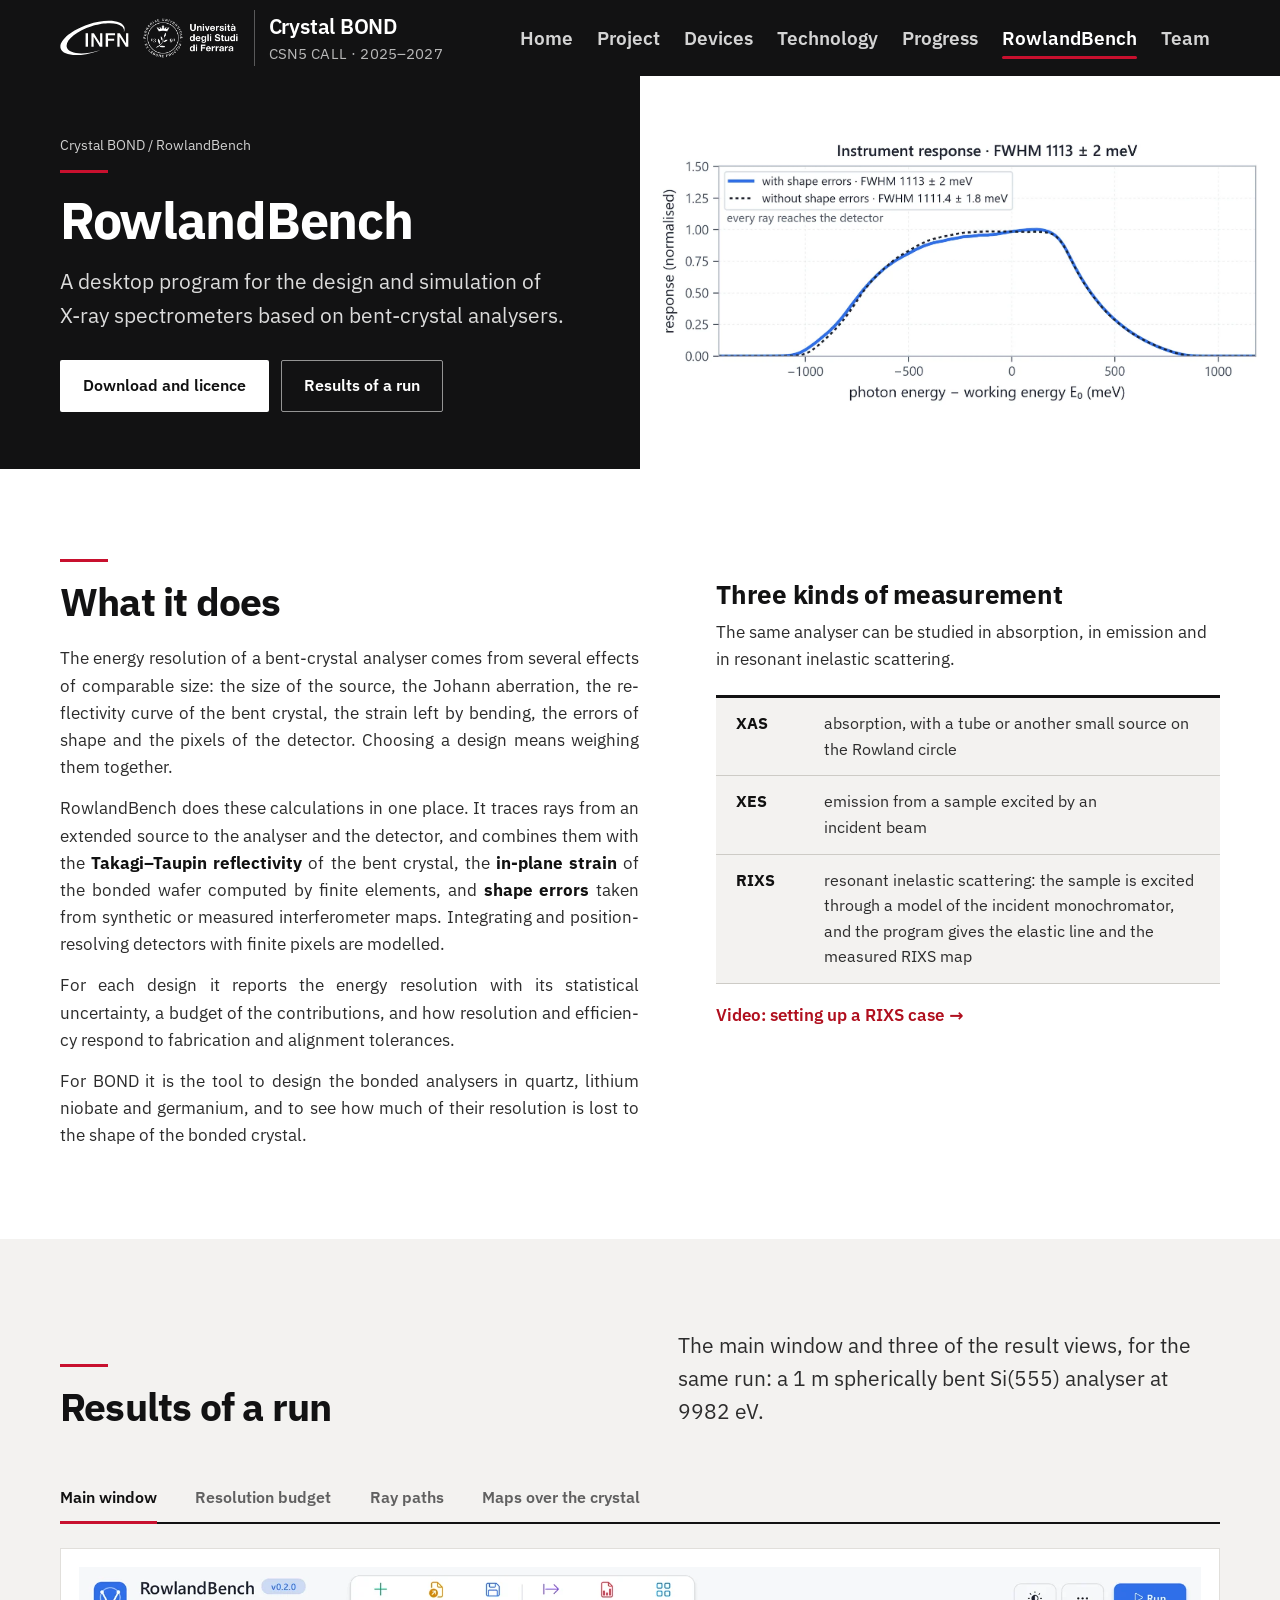
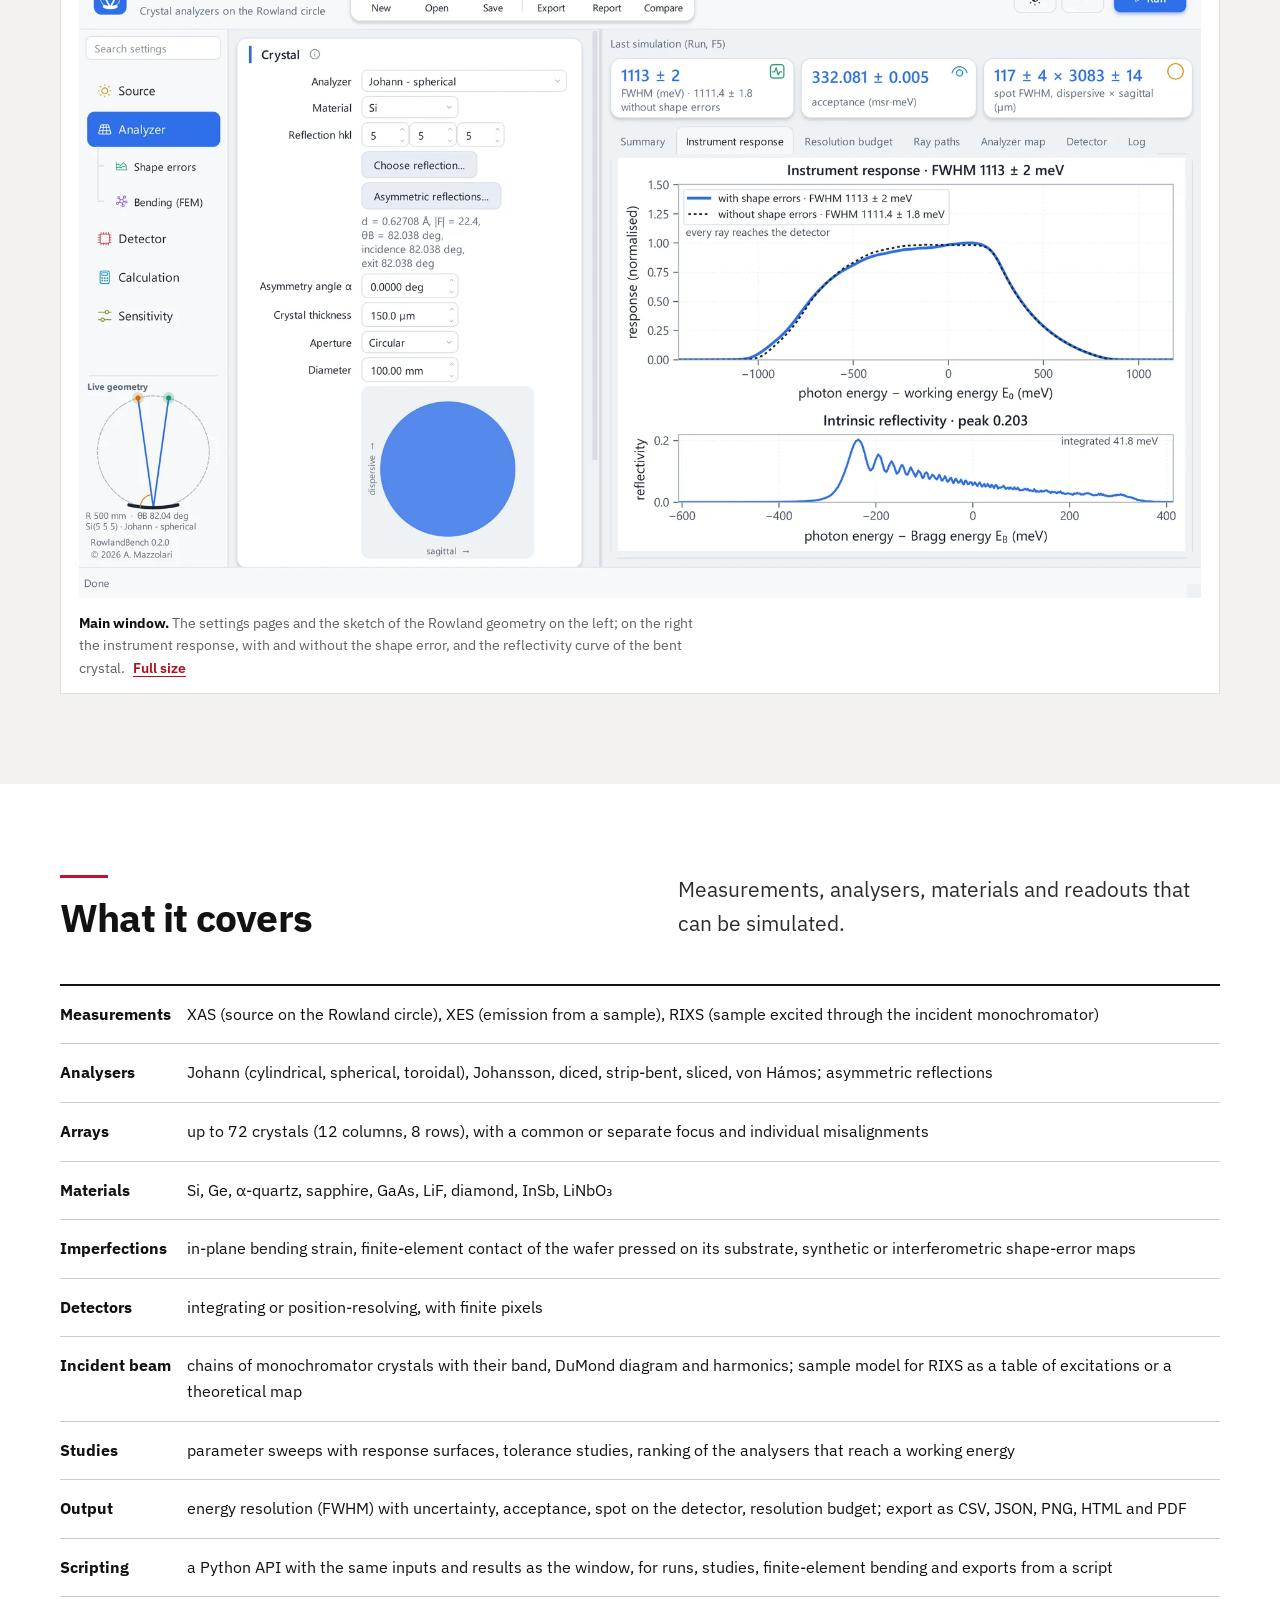
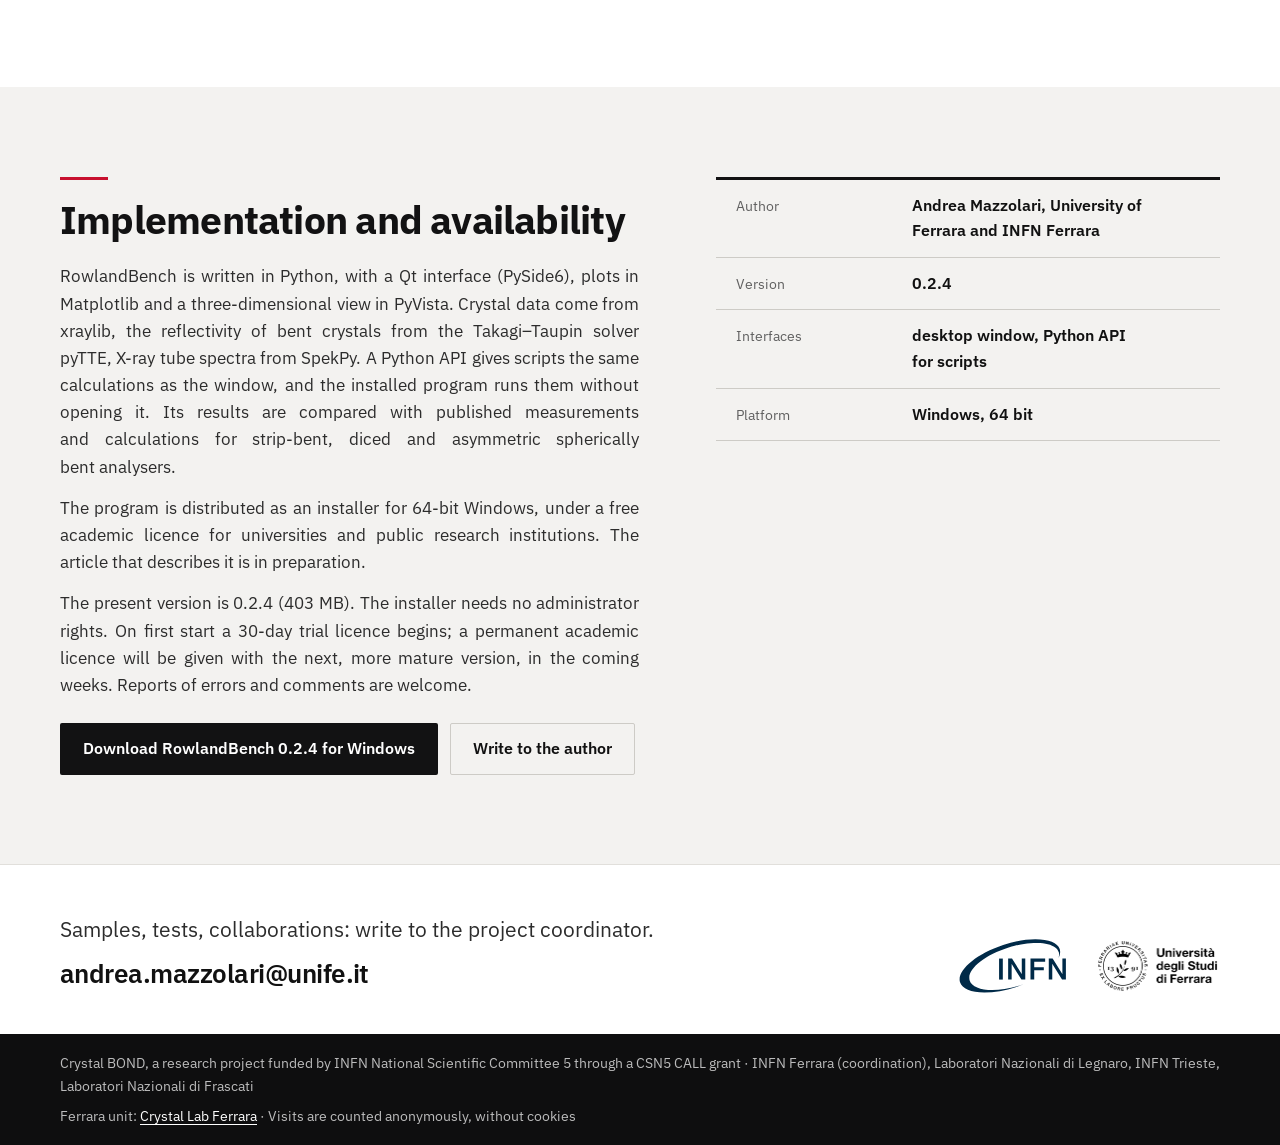
<file: rowlandbench.html>
<!doctype html>
<html lang="en" class="no-js" data-counter="https://bond-counter.bond-counter.workers.dev">
<head>
<meta charset="utf-8">
<script>document.documentElement.classList.replace('no-js', 'js');</script>
<meta name="viewport" content="width=device-width, initial-scale=1, viewport-fit=cover">
<title>RowlandBench · Crystal BOND</title>
<meta name="description" content="RowlandBench, a desktop program for the design and simulation of X-ray spectrometers based on bent-crystal analysers: ray tracing, Takagi–Taupin reflectivity, bending strain, shape errors and tolerances.">
<meta name="theme-color" content="#0e0e0f">
<link rel="icon" href="img/logo.svg" type="image/svg+xml">
<link rel="preload" href="fonts/ibm-plex-sans-latin.woff2" as="font" type="font/woff2" crossorigin>
<link rel="stylesheet" href="base.css?v=514ed836">
<link rel="stylesheet" href="bond.css?v=4c5f527c">
<meta property="og:type" content="website">
<meta property="og:site_name" content="Crystal BOND">
<meta property="og:title" content="RowlandBench · Crystal BOND">
<meta property="og:description" content="RowlandBench, a desktop program for the design and simulation of X-ray spectrometers based on bent-crystal analysers: ray tracing, Takagi–Taupin reflectivity, bending strain, shape errors and tolerances.">
<meta property="og:url" content="https://crystal-bond.github.io/rowlandbench.html">
<meta property="og:image" content="https://crystal-bond.github.io/img/og.jpg">
<meta property="og:image:width" content="1200">
<meta property="og:image:height" content="630">
<meta property="og:image:alt" content="Crystal BOND: bonded bent crystals for particle accelerators, synchrotron X-ray optics and γ-ray astronomy. A diced silicon wafer.">
<meta name="twitter:card" content="summary_large_image">
</head>
<body>
<a class="skip" href="#main">Skip to content</a>
<header class="nav">
  <div class="wrap nav-in">
    <a class="brand" href="./"><img src="img/logos/infn-white.svg" alt="INFN" width="65" height="34"><img class="unife" src="img/logos/unife-white.png" alt="University of Ferrara" width="359" height="160"><span>Crystal BOND<small>CSN5 CALL · 2025–2027</small></span></a>
    <button class="menu-btn" type="button" aria-expanded="false" aria-controls="menu" aria-label="Menu"><svg viewBox="0 0 24 24" aria-hidden="true"><path d="M3 6h18M3 12h18M3 18h18" stroke="currentColor" stroke-width="2" stroke-linecap="round"/></svg></button>
    <nav class="nav-main" aria-label="Main">
      <ul class="nav-links" id="menu">
        <li><a href="./">Home</a></li>
        <li><a href="project.html">Project</a></li>
        <li><a href="devices.html">Devices</a></li>
        <li><a href="technology.html">Technology</a></li>
        <li><a href="progress.html">Progress</a></li>
        <li><a href="rowlandbench.html" aria-current="page">RowlandBench</a></li>
        <li><a href="team.html">Team</a></li>
      </ul>
    </nav>
  </div>
</header>
<main id="main">

<section class="p-head on-dark">
  <div class="p-head-text">
    <p class="crumbs rise"><a href="./">Crystal BOND</a> / RowlandBench</p>
    <h1 class="rise d1">RowlandBench</h1>
    <p class="rise d2">A desktop program for the design and simulation of <span class="nw">X-ray</span> spectrometers based on bent-crystal analysers.</p>
    <div class="actions rise d3"><a class="btn btn-white" href="#get">Download and licence</a><a class="btn btn-ghost" href="#run">Results of a run</a></div>
  </div>
  <div class="p-head-photo"><picture><source srcset="img/photos/rb-response.webp" type="image/webp"><img src="img/photos/rb-response.jpg" alt="Instrument response computed by RowlandBench for a spherically bent silicon analyser, with and without its shape error: 1113 meV wide in both cases" fetchpriority="high" width="1600" height="712"></picture></div>
</section>
<section class="sec white">
  <div class="wrap about">
    <div class="just">
      <h2 class="h2 ruled">What it does</h2>
      <p>The energy resolu­tion of a bent-crystal analyser comes from several effects of comparable size: the size of the source, the Johann aberra­tion, the re­flec­tiv­i­ty curve of the bent crystal, the strain left by bending, the errors of shape and the pixels of the de­tec­tor. Choosing a design means weighing them to­geth­er.</p>
      <p>RowlandBench does these calcula­tions in one place. It traces rays from an extended source to the analyser and the de­tec­tor, and combines them with the <b>Takagi–Taupin re­flec­tiv­i­ty</b> of the bent crystal, the <b>in-plane strain</b> of the bonded wafer com­put­ed by finite el­e­ments, and <b>shape errors</b> taken from synthetic or mea­sured in­ter­fer­om­e­ter maps. Integrat­ing and position-resolv­ing de­tec­tors with finite pixels are modelled.</p>
      <p>For each design it reports the energy resolu­tion with its statistical uncertainty, a budget of the contribu­tions, and how resolu­tion and ef­fi­cien­cy respond to fabrica­tion and align­ment tolerances.</p>
      <p>For BOND it is the tool to design the bonded analysers in quartz, lithium niobate and ger­ma­nium, and to see how much of their resolu­tion is lost to the shape of the bonded crystal.</p>
    </div>
    <div class="modes">
      <h3>Three kinds of measurement</h3>
      <p>The same analyser can be studied in absorption, in emission and in resonant inelastic scattering.</p>
      <dl class="factsheet">
        <dt>XAS</dt><dd>absorption, with a tube or another small source on the Rowland circle</dd>
        <dt>XES</dt><dd>emission from a sample excited by an incident beam</dd>
        <dt>RIXS</dt><dd>resonant inelastic scattering: the sample is excited through a model of the incident monochromator, and the program gives the elastic line and the measured RIXS map</dd>
      </dl>
      <p class="about-more"><a href="https://youtu.be/MmRnDn64GnQ" target="_blank" rel="noopener" class="arrow">Video: setting up a RIXS case</a></p>
    </div>
  </div>
</section>
<section class="sec" id="run">
  <div class="wrap">
    <div class="sec-head">
      <h2 class="h2 ruled">Results of a run</h2>
      <p>The main window and three of the result views, for the same run: a 1 m spherically bent Si(555) analyser at 9982 eV.</p>
    </div>
    <div class="views" data-label="Views of the run">
      <div class="view" id="view-rb-window" data-tab="Main window"><figure class="figcard"><a href="img/fig/rb-window.webp" target="_blank" aria-label="Main window: open the figure at full size"><img src="img/fig/rb-window.webp" alt="Main window of RowlandBench: settings on the left, instrument response and reflectivity curve on the right" width="1800" height="1012" loading="lazy"></a><figcaption><b>Main window.</b> The settings pages and the sketch of the Rowland geometry on the left; on the right the instrument response, with and without the shape error, and the reflectivity curve of the bent crystal. <a href="img/fig/rb-window.webp" target="_blank">Full size</a></figcaption></figure></div>
      <div class="view" id="view-rb-budget" data-tab="Resolution budget"><figure class="figcard"><a href="img/fig/rb-budget.webp" target="_blank" aria-label="Resolution budget: open the figure at full size"><img src="img/fig/rb-budget.webp" alt="Bar chart of the FWHM after each step, from 111 meV with the source size to 1113 meV with all the effects, above the response curves of the steps" width="1800" height="900" loading="lazy"></a><figcaption><b>Resolution budget.</b> The same rays traced with one effect added at a time: geometry with a point source, source size, intrinsic reflectivity curve, in-plane strain of the bent wafer, shape error. <a href="img/fig/rb-budget.webp" target="_blank">Full size</a></figcaption></figure></div>
      <div class="view" id="view-rb-rays" data-tab="Ray paths"><figure class="figcard"><a href="img/fig/rb-rays.webp" target="_blank" aria-label="Ray paths: open the figure at full size"><img src="img/fig/rb-rays.webp" alt="The Rowland circle with source, analyser, detector and 300 traced rays, beside the reflected bundle near the detector in the dispersive and sagittal directions" width="1800" height="1008" loading="lazy"></a><figcaption><b>Ray paths.</b> The Rowland plane to scale with the sampled rays, shaded by their energy shift, and the reflected bundle near the detector in the dispersive and sagittal directions. <a href="img/fig/rb-rays.webp" target="_blank">Full size</a></figcaption></figure></div>
      <div class="view" id="view-rb-maps" data-tab="Maps over the crystal"><figure class="figcard"><a href="img/fig/rb-maps.webp" target="_blank" aria-label="Maps over the crystal: open the figure at full size"><img src="img/fig/rb-maps.webp" alt="Four maps over the circular face of the analyser: energy shift from the strain of ideal bending, synthetic shape error, strain with the shape error, energy shift with all the effects" width="1800" height="1440" loading="lazy"></a><figcaption><b>Maps over the crystal.</b> Over the 100 mm face of the analyser: energy shift from the in-plane strain of the ideally bent wafer, a synthetic shape error, the strain with the shape error, and the mean reflected energy with all effects. <a href="img/fig/rb-maps.webp" target="_blank">Full size</a></figcaption></figure></div>
    </div>
  </div>
</section>
<section class="sec white">
  <div class="wrap">
    <div class="sec-head">
      <h2 class="h2 ruled">What it covers</h2>
      <p>Measurements, analysers, materials and readouts that can be simulated.</p>
    </div>
    <div class="table-wrap"><table class="spec-table stack">
      <tbody>
        <tr><th scope="row">Measurements</th><td>XAS (source on the Rowland circle), XES (emission from a sample), RIXS (sample excited through the incident monochromator)</td></tr>
        <tr><th scope="row">Analysers</th><td>Johann (cylindrical, spherical, toroidal), Johansson, diced, strip-bent, sliced, von Hámos; asymmetric reflections</td></tr>
        <tr><th scope="row">Arrays</th><td>up to 72 crystals (12 columns, 8 rows), with a common or separate focus and individual misalignments</td></tr>
        <tr><th scope="row">Materials</th><td>Si, Ge, α-quartz, sapphire, GaAs, LiF, diamond, InSb, LiNbO₃</td></tr>
        <tr><th scope="row">Imperfections</th><td>in-plane bending strain, finite-element contact of the wafer pressed on its substrate, synthetic or interferometric shape-error maps</td></tr>
        <tr><th scope="row">Detectors</th><td>integrating or position-resolving, with finite pixels</td></tr>
        <tr><th scope="row">Incident beam</th><td>chains of monochromator crystals with their band, DuMond diagram and harmonics; sample model for RIXS as a table of excitations or a theoretical map</td></tr>
        <tr><th scope="row">Studies</th><td>parameter sweeps with response surfaces, tolerance studies, ranking of the analysers that reach a working energy</td></tr>
        <tr><th scope="row">Output</th><td>energy resolution (FWHM) with uncertainty, acceptance, spot on the detector, resolution budget; export as CSV, JSON, PNG, HTML and PDF</td></tr>
        <tr><th scope="row">Scripting</th><td>a Python API with the same inputs and results as the window, for runs, studies, finite-element bending and exports from a script</td></tr>
      </tbody>
    </table></div>
  </div>
</section>
<section class="sec" id="get">
  <div class="wrap about">
    <div class="just">
      <h2 class="h2 ruled">Implementation and availability</h2>
      <p>RowlandBench is written in Python, with a Qt inter­face (PySide6), plots in Matplotlib and a three-di­men­sion­al view in PyVista. Crystal data come from xraylib, the re­flec­tiv­i­ty of bent crys­tals from the Takagi–Taupin solver pyTTE, <span class="nw">X-ray</span> tube spectra from SpekPy. A Python API gives scripts the same calcula­tions as the window, and the installed program runs them without opening it. Its results are com­pared with published measure­ments and calcula­tions for strip-bent, diced and asymmetric spheri­cally bent analysers.</p>
      <p>The program is distributed as an installer for 64-bit Windows, under a free academic licence for universities and public research institu­tions. The article that describes it is in prepara­tion.</p>
      <p>The present version is 0.2.4 (403 MB). The installer needs no administrator rights. On first start a 30-day trial licence begins; a permanent academic licence will be given with the next, more mature version, in the coming weeks. Reports of errors and comments are welcome.</p>
      <p class="about-more actions"><a class="btn btn-fill" href="https://github.com/crystal-bond/crystal-bond.github.io/releases/download/v0.2.4/RowlandBench-0.2.4-setup.exe">Download RowlandBench 0.2.4 for Windows</a><a class="btn btn-line" href="mailto:andrea.mazzolari@unife.it?subject=RowlandBench">Write to the author</a></p>
    </div>
    <dl class="factsheet" aria-label="RowlandBench data">
      <dt>Author</dt><dd>Andrea Mazzolari, University of Ferrara and INFN Ferrara</dd>
      <dt>Version</dt><dd>0.2.4</dd>
      <dt>Interfaces</dt><dd>desktop window, Python API for scripts</dd>
      <dt>Platform</dt><dd>Windows, 64 bit</dd>
    </dl>
  </div>
</section>
</main>
<footer class="footer">
  <div class="wrap">
    <div class="foot-top">
      <div>
        <p class="foot-lead">Samples, tests, collaborations: write to the project coordinator.</p>
        <a class="mail" href="mailto:andrea.mazzolari@unife.it">andrea.mazzolari@unife.it</a>
      </div>
      <div class="foot-logos">
        <img src="img/logos/infn.svg" alt="INFN" width="107" height="56" loading="lazy">
        <img src="img/logos/unife.png" alt="University of Ferrara" width="251" height="112" loading="lazy">
      </div>
    </div>
  </div>
  <div class="foot-bar">
    <div class="wrap foot-bottom">
      <p>Crystal BOND, a research project funded by INFN National Scientific Committee 5 through a CSN5 CALL grant · INFN Ferrara (coordination), Laboratori Nazionali di Legnaro, INFN Trieste, Laboratori Nazionali di Frascati</p>
      <p>Ferrara unit: <a href="https://crystalab.unife.it/">Crystal Lab Ferrara</a> · Visits are counted anonymously, without cookies</p>
    </div>
  </div>
</footer>
<script src="bond.js?v=0136ec79" defer onerror="document.documentElement.classList.replace('js', 'no-js')"></script>
</body>
</html>
</file>
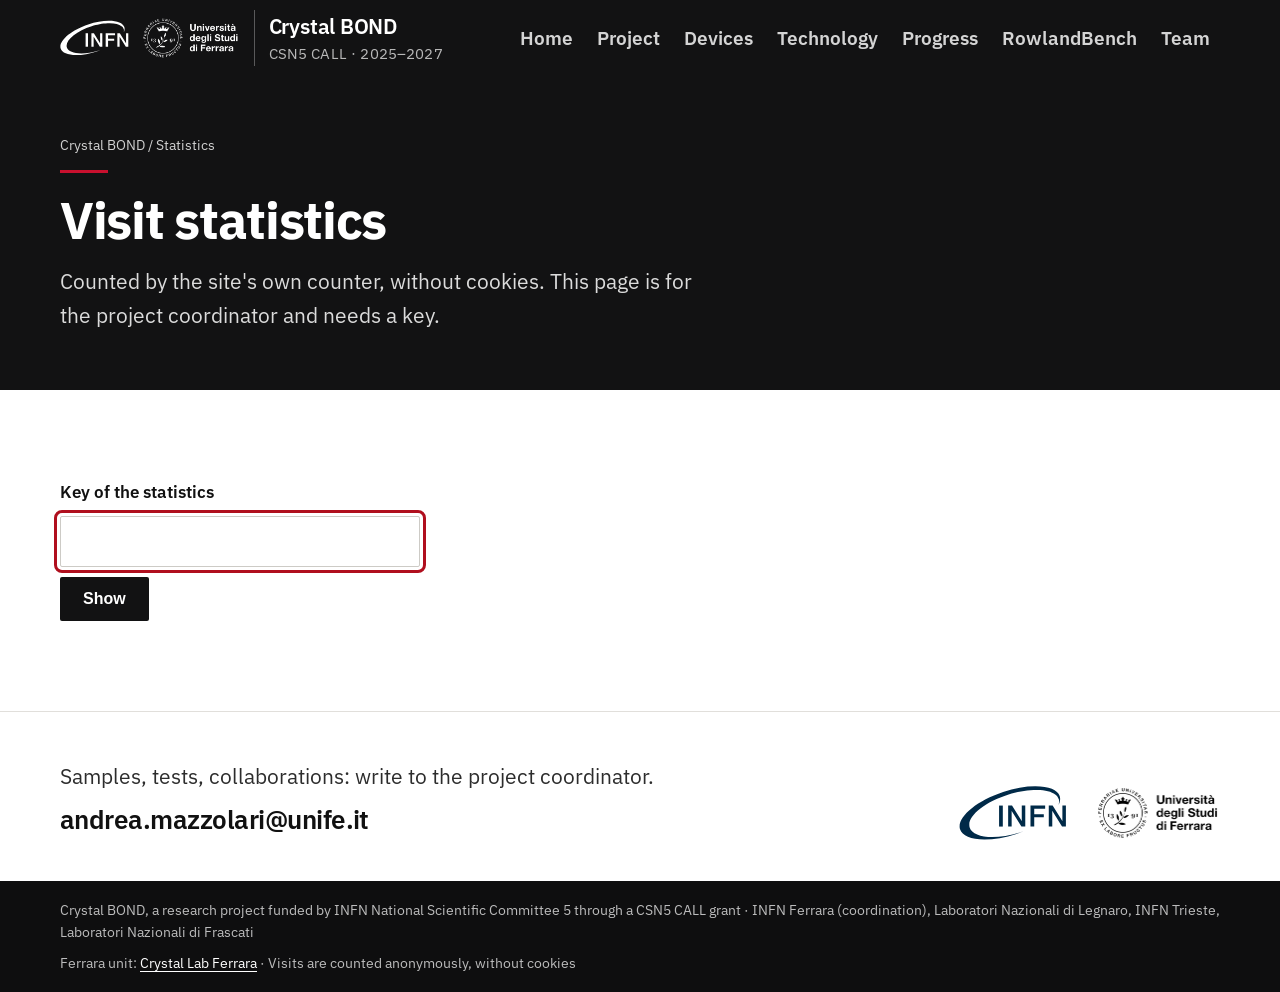
<file: stats.html>
<!doctype html>
<html lang="en" class="no-js" data-counter="https://bond-counter.bond-counter.workers.dev">
<head>
<meta charset="utf-8">
<script>document.documentElement.classList.replace('no-js', 'js');</script>
<meta name="viewport" content="width=device-width, initial-scale=1, viewport-fit=cover">
<title>Visit statistics · Crystal BOND</title>
<meta name="robots" content="noindex, nofollow">
<meta name="description" content="Visit statistics of the Crystal BOND site.">
<meta name="theme-color" content="#0e0e0f">
<link rel="icon" href="img/logo.svg" type="image/svg+xml">
<link rel="preload" href="fonts/ibm-plex-sans-latin.woff2" as="font" type="font/woff2" crossorigin>
<link rel="stylesheet" href="base.css?v=514ed836">
<link rel="stylesheet" href="bond.css?v=4c5f527c">
<meta property="og:type" content="website">
<meta property="og:site_name" content="Crystal BOND">
<meta property="og:title" content="Visit statistics · Crystal BOND">
<meta property="og:description" content="Visit statistics of the Crystal BOND site.">
<meta property="og:url" content="https://crystal-bond.github.io/stats.html">
<meta property="og:image" content="https://crystal-bond.github.io/img/og.jpg">
<meta property="og:image:width" content="1200">
<meta property="og:image:height" content="630">
<meta property="og:image:alt" content="Crystal BOND: bonded bent crystals for particle accelerators, synchrotron X-ray optics and γ-ray astronomy. A diced silicon wafer.">
<meta name="twitter:card" content="summary_large_image">
</head>
<body>
<a class="skip" href="#main">Skip to content</a>
<header class="nav">
  <div class="wrap nav-in">
    <a class="brand" href="./"><img src="img/logos/infn-white.svg" alt="INFN" width="65" height="34"><img class="unife" src="img/logos/unife-white.png" alt="University of Ferrara" width="359" height="160"><span>Crystal BOND<small>CSN5 CALL · 2025–2027</small></span></a>
    <button class="menu-btn" type="button" aria-expanded="false" aria-controls="menu" aria-label="Menu"><svg viewBox="0 0 24 24" aria-hidden="true"><path d="M3 6h18M3 12h18M3 18h18" stroke="currentColor" stroke-width="2" stroke-linecap="round"/></svg></button>
    <nav class="nav-main" aria-label="Main">
      <ul class="nav-links" id="menu">
        <li><a href="./">Home</a></li>
        <li><a href="project.html">Project</a></li>
        <li><a href="devices.html">Devices</a></li>
        <li><a href="technology.html">Technology</a></li>
        <li><a href="progress.html">Progress</a></li>
        <li><a href="rowlandbench.html">RowlandBench</a></li>
        <li><a href="team.html">Team</a></li>
      </ul>
    </nav>
  </div>
</header>
<main id="main">

<section class="p-head on-dark stats-head">
  <div class="p-head-text">
    <p class="crumbs"><a href="./">Crystal BOND</a> / Statistics</p>
    <h1>Visit statistics</h1>
    <p>Counted by the site's own counter, without cookies. This page is for the project coordinator and needs a key.</p>
  </div>
</section>
<section class="sec white">
  <div class="wrap" id="stats"><noscript><p class="stats-note">This page needs JavaScript.</p></noscript></div>
</section>
<script src="stats.js?v=b27c3647" defer></script>
</main>
<footer class="footer">
  <div class="wrap">
    <div class="foot-top">
      <div>
        <p class="foot-lead">Samples, tests, collaborations: write to the project coordinator.</p>
        <a class="mail" href="mailto:andrea.mazzolari@unife.it">andrea.mazzolari@unife.it</a>
      </div>
      <div class="foot-logos">
        <img src="img/logos/infn.svg" alt="INFN" width="107" height="56" loading="lazy">
        <img src="img/logos/unife.png" alt="University of Ferrara" width="251" height="112" loading="lazy">
      </div>
    </div>
  </div>
  <div class="foot-bar">
    <div class="wrap foot-bottom">
      <p>Crystal BOND, a research project funded by INFN National Scientific Committee 5 through a CSN5 CALL grant · INFN Ferrara (coordination), Laboratori Nazionali di Legnaro, INFN Trieste, Laboratori Nazionali di Frascati</p>
      <p>Ferrara unit: <a href="https://crystalab.unife.it/">Crystal Lab Ferrara</a> · Visits are counted anonymously, without cookies</p>
    </div>
  </div>
</footer>
<script src="bond.js?v=0136ec79" defer onerror="document.documentElement.classList.replace('js', 'no-js')"></script>
</body>
</html>
</file>
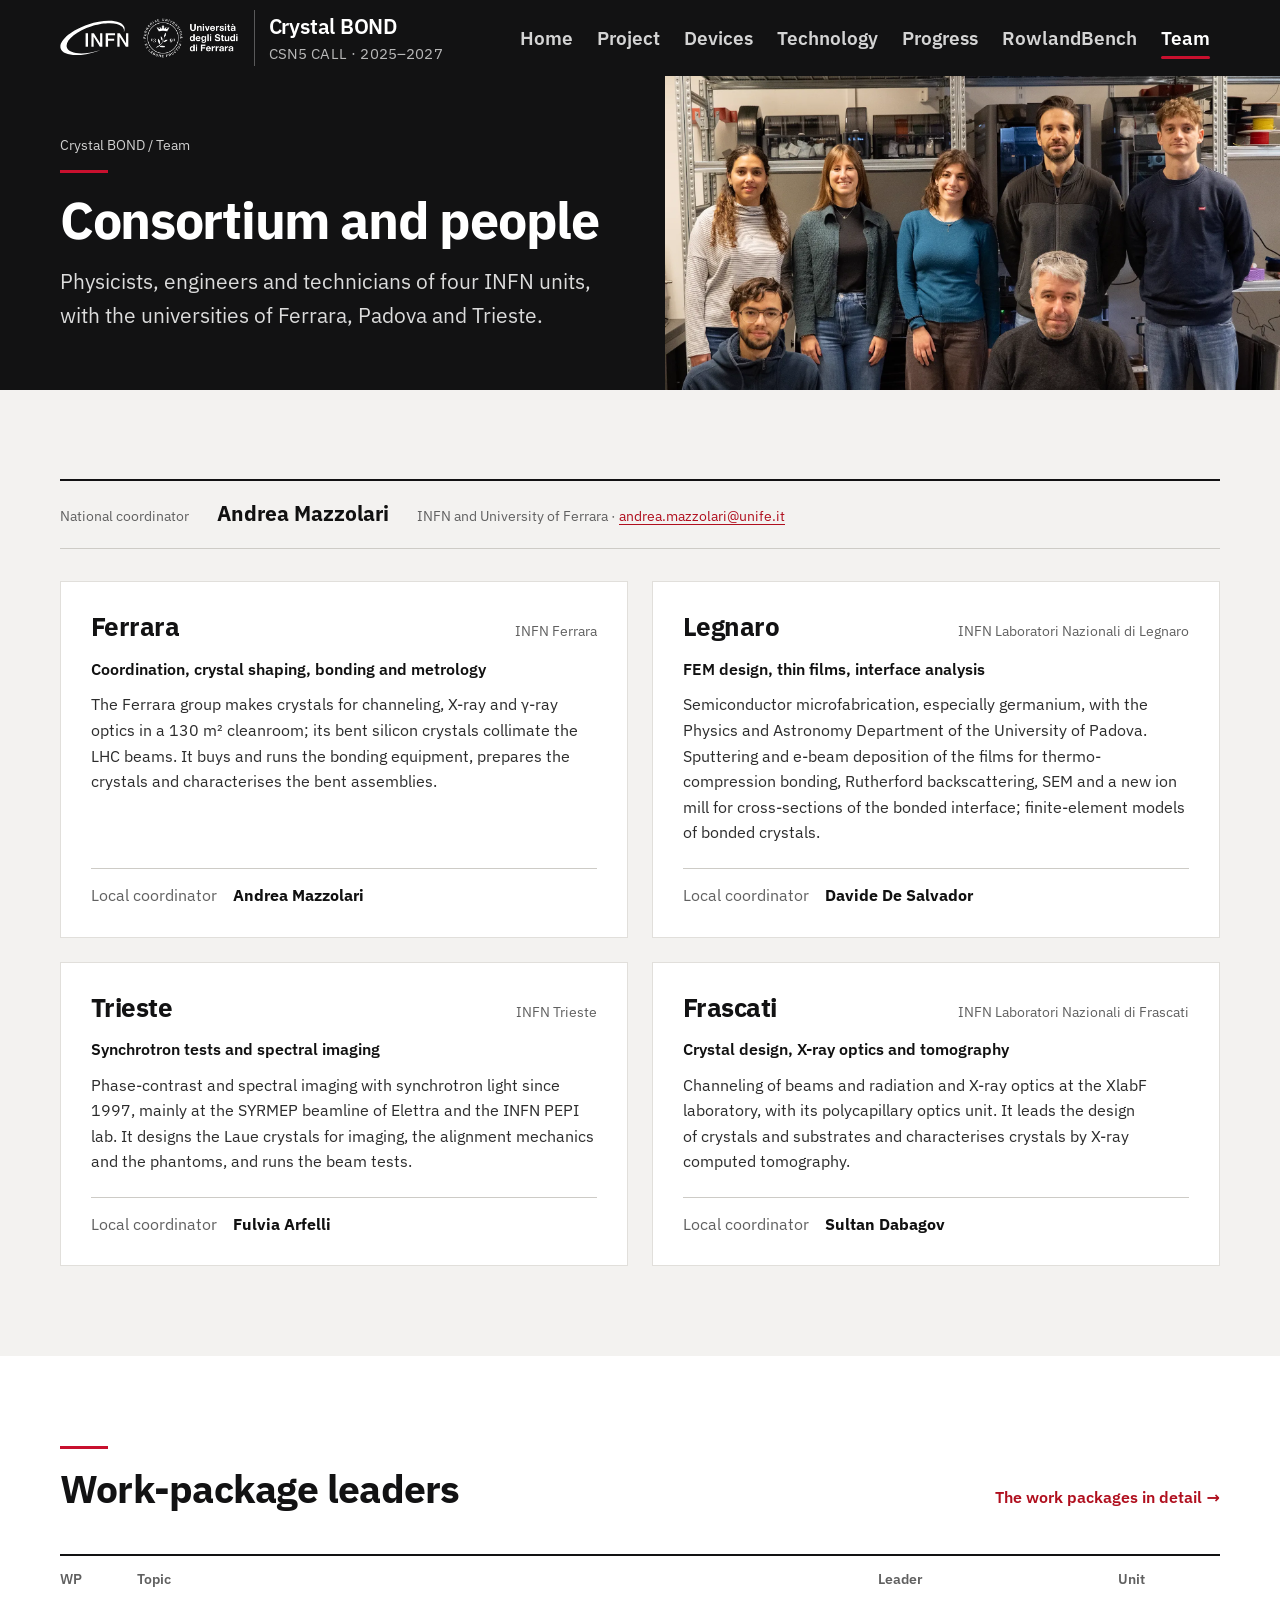
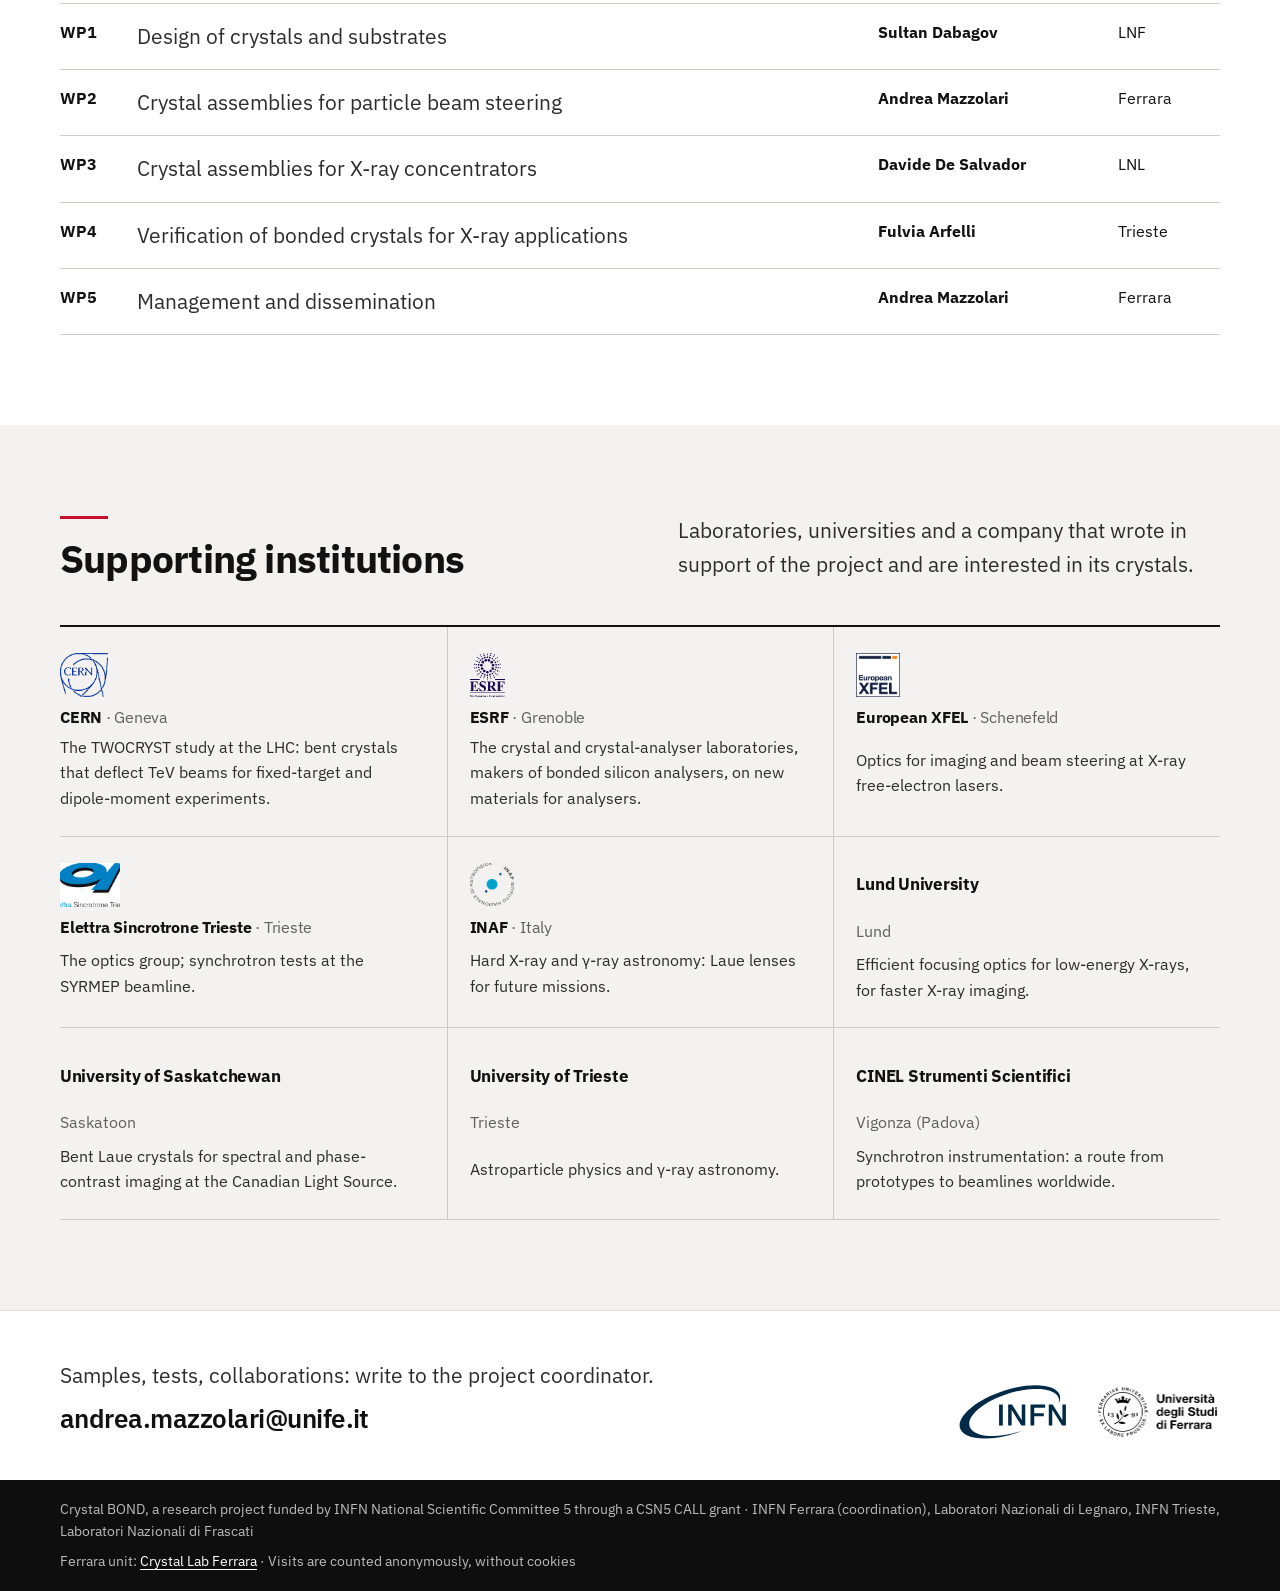
<file: team.html>
<!doctype html>
<html lang="en" class="no-js" data-counter="https://bond-counter.bond-counter.workers.dev">
<head>
<meta charset="utf-8">
<script>document.documentElement.classList.replace('no-js', 'js');</script>
<meta name="viewport" content="width=device-width, initial-scale=1, viewport-fit=cover">
<title>Team · Crystal BOND</title>
<meta name="description" content="The four INFN units of BOND, their local coordinators, the work-package leaders and the institutions that support the project.">
<meta name="theme-color" content="#0e0e0f">
<link rel="icon" href="img/logo.svg" type="image/svg+xml">
<link rel="preload" href="fonts/ibm-plex-sans-latin.woff2" as="font" type="font/woff2" crossorigin>
<link rel="stylesheet" href="base.css?v=514ed836">
<link rel="stylesheet" href="bond.css?v=4c5f527c">
<meta property="og:type" content="website">
<meta property="og:site_name" content="Crystal BOND">
<meta property="og:title" content="Team · Crystal BOND">
<meta property="og:description" content="The four INFN units of BOND, their local coordinators, the work-package leaders and the institutions that support the project.">
<meta property="og:url" content="https://crystal-bond.github.io/team.html">
<meta property="og:image" content="https://crystal-bond.github.io/img/og.jpg">
<meta property="og:image:width" content="1200">
<meta property="og:image:height" content="630">
<meta property="og:image:alt" content="Crystal BOND: bonded bent crystals for particle accelerators, synchrotron X-ray optics and γ-ray astronomy. A diced silicon wafer.">
<meta name="twitter:card" content="summary_large_image">
</head>
<body>
<a class="skip" href="#main">Skip to content</a>
<header class="nav">
  <div class="wrap nav-in">
    <a class="brand" href="./"><img src="img/logos/infn-white.svg" alt="INFN" width="65" height="34"><img class="unife" src="img/logos/unife-white.png" alt="University of Ferrara" width="359" height="160"><span>Crystal BOND<small>CSN5 CALL · 2025–2027</small></span></a>
    <button class="menu-btn" type="button" aria-expanded="false" aria-controls="menu" aria-label="Menu"><svg viewBox="0 0 24 24" aria-hidden="true"><path d="M3 6h18M3 12h18M3 18h18" stroke="currentColor" stroke-width="2" stroke-linecap="round"/></svg></button>
    <nav class="nav-main" aria-label="Main">
      <ul class="nav-links" id="menu">
        <li><a href="./">Home</a></li>
        <li><a href="project.html">Project</a></li>
        <li><a href="devices.html">Devices</a></li>
        <li><a href="technology.html">Technology</a></li>
        <li><a href="progress.html">Progress</a></li>
        <li><a href="rowlandbench.html">RowlandBench</a></li>
        <li><a href="team.html" aria-current="page">Team</a></li>
      </ul>
    </nav>
  </div>
</header>
<main id="main">

<section class="p-head on-dark">
  <div class="p-head-text">
    <p class="crumbs rise"><a href="./">Crystal BOND</a> / Team</p>
    <h1 class="rise d1">Consortium and people</h1>
    <p class="rise d2">Physicists, engineers and technicians of four INFN units, with the universities of Ferrara, Padova and Trieste.</p>
  </div>
  <div class="p-head-photo"><picture><source srcset="img/photos/group-ferrara.webp" type="image/webp"><img src="img/photos/group-ferrara.jpg" alt="The Ferrara group in its laboratory" fetchpriority="high" width="1800" height="1216"></picture></div>
</section>
<section class="sec">
  <div class="wrap">
    <div class="coord"><span>National coordinator</span><b>Andrea Mazzolari</b><span>INFN and University of Ferrara · <a href="mailto:andrea.mazzolari@unife.it">andrea.mazzolari@unife.it</a></span></div>
    <div class="units">
      <article class="unit" id="fe"><div class="unit-top"><span class="unit-city">Ferrara</span><span class="unit-name">INFN Ferrara</span></div><p class="unit-role">Coordination, crystal shaping, bonding and metrology</p><p class="unit-text">The Ferrara group makes crystals for channeling, X-ray and γ-ray optics in a 130 m² cleanroom; its bent silicon crystals collimate the LHC beams. It buys and runs the bonding equipment, prepares the crystals and characterises the bent assemblies.</p><div class="unit-who"><dl><dt>Local coordinator</dt><dd class="lead-name">Andrea Mazzolari</dd></dl></div></article>
      <article class="unit" id="lnl"><div class="unit-top"><span class="unit-city">Legnaro</span><span class="unit-name">INFN Laboratori Nazionali di Legnaro</span></div><p class="unit-role">FEM design, thin films, interface analysis</p><p class="unit-text">Semiconductor microfabrication, especially germanium, with the Physics and Astronomy Department of the University of Padova. Sputtering and e-beam deposition of the films for thermo-compression bonding, Rutherford backscattering, SEM and a new ion mill for cross-sections of the bonded interface; finite-element models of bonded crystals.</p><div class="unit-who"><dl><dt>Local coordinator</dt><dd class="lead-name">Davide De Salvador</dd></dl></div></article>
      <article class="unit" id="ts"><div class="unit-top"><span class="unit-city">Trieste</span><span class="unit-name">INFN Trieste</span></div><p class="unit-role">Synchrotron tests and spectral imaging</p><p class="unit-text">Phase-contrast and spectral imaging with synchrotron light since 1997, mainly at the SYRMEP beamline of Elettra and the INFN PEPI lab. It designs the Laue crystals for imaging, the alignment mechanics and the phantoms, and runs the beam tests.</p><div class="unit-who"><dl><dt>Local coordinator</dt><dd class="lead-name">Fulvia Arfelli</dd></dl></div></article>
      <article class="unit" id="lnf"><div class="unit-top"><span class="unit-city">Frascati</span><span class="unit-name">INFN Laboratori Nazionali di Frascati</span></div><p class="unit-role">Crystal design, X-ray optics and tomography</p><p class="unit-text">Channeling of beams and radiation and X-ray optics at the XlabF laboratory, with its polycapillary optics unit. It leads the design of crystals and substrates and characterises crystals by X-ray computed tomography.</p><div class="unit-who"><dl><dt>Local coordinator</dt><dd class="lead-name">Sultan Dabagov</dd></dl></div></article>
    </div>
  </div>
</section>
<section class="sec white">
  <div class="wrap">
    <div class="sec-head">
      <h2 class="h2 ruled">Work-package leaders</h2>
      <p><a class="arrow" href="project.html">The work packages in detail</a></p>
    </div>
    <div class="table-wrap"><table class="spec-table stack">
      <thead><tr><th scope="col">WP</th><th scope="col">Topic</th><th scope="col">Leader</th><th scope="col">Unit</th></tr></thead>
      <tbody>
        <tr><th scope="row">WP1</th><td class="lead">Design of crystals and substrates</td><td data-label="Leader"><b>Sultan Dabagov</b></td><td data-label="Unit">LNF</td></tr>
        <tr><th scope="row">WP2</th><td class="lead">Crystal assemblies for particle beam steering</td><td data-label="Leader"><b>Andrea Mazzolari</b></td><td data-label="Unit">Ferrara</td></tr>
        <tr><th scope="row">WP3</th><td class="lead">Crystal assemblies for X-ray concentrators</td><td data-label="Leader"><b>Davide De Salvador</b></td><td data-label="Unit">LNL</td></tr>
        <tr><th scope="row">WP4</th><td class="lead">Verification of bonded crystals for X-ray applications</td><td data-label="Leader"><b>Fulvia Arfelli</b></td><td data-label="Unit">Trieste</td></tr>
        <tr><th scope="row">WP5</th><td class="lead">Management and dissemination</td><td data-label="Leader"><b>Andrea Mazzolari</b></td><td data-label="Unit">Ferrara</td></tr>
      </tbody>
    </table></div>
  </div>
</section>
<section class="sec">
  <div class="wrap">
    <div class="sec-head">
      <h2 class="h2 ruled">Supporting institutions</h2>
      <p>Laboratories, universities and a company that wrote in support of the project and are interested in its crystals.</p>
    </div>
    <ul class="supp">
      <li><div class="logo"><img src="img/logos/cern.png" alt="" loading="lazy"></div><h3>CERN <span>· Geneva</span></h3><p>The TWOCRYST study at the LHC: bent crystals that deflect TeV beams for fixed-target and dipole-moment experiments.</p></li>
      <li><div class="logo"><img src="img/logos/esrf.png" alt="" loading="lazy"></div><h3>ESRF <span>· Grenoble</span></h3><p>The crystal and crystal-analyser laboratories, makers of bonded silicon analysers, on new materials for analysers.</p></li>
      <li><div class="logo"><img src="img/logos/xfel.png" alt="" loading="lazy"></div><h3>European XFEL <span>· Schenefeld</span></h3><p>Optics for imaging and beam steering at X-ray free-electron lasers.</p></li>
      <li><div class="logo"><img src="img/logos/elettra.jpg" alt="" loading="lazy"></div><h3>Elettra Sincrotrone Trieste <span>· Trieste</span></h3><p>The optics group; synchrotron tests at the SYRMEP beamline.</p></li>
      <li><div class="logo"><img src="img/logos/inaf.png" alt="" loading="lazy"></div><h3>INAF <span>· Italy</span></h3><p>Hard X-ray and γ-ray astronomy: Laue lenses for future missions.</p></li>
      <li class="nologo"><h3>Lund University</h3><p class="city">Lund</p><p>Efficient focusing optics for low-energy X-rays, for faster X-ray imaging.</p></li>
      <li class="nologo"><h3>University of Saskatchewan</h3><p class="city">Saskatoon</p><p>Bent Laue crystals for spectral and phase-contrast imaging at the Canadian Light Source.</p></li>
      <li class="nologo"><h3>University of Trieste</h3><p class="city">Trieste</p><p>Astroparticle physics and γ-ray astronomy.</p></li>
      <li class="nologo"><h3>CINEL Strumenti Scientifici</h3><p class="city">Vigonza (Padova)</p><p>Synchrotron instrumentation: a route from prototypes to beamlines worldwide.</p></li>
    </ul>
  </div>
</section>
</main>
<footer class="footer">
  <div class="wrap">
    <div class="foot-top">
      <div>
        <p class="foot-lead">Samples, tests, collaborations: write to the project coordinator.</p>
        <a class="mail" href="mailto:andrea.mazzolari@unife.it">andrea.mazzolari@unife.it</a>
      </div>
      <div class="foot-logos">
        <img src="img/logos/infn.svg" alt="INFN" width="107" height="56" loading="lazy">
        <img src="img/logos/unife.png" alt="University of Ferrara" width="251" height="112" loading="lazy">
      </div>
    </div>
  </div>
  <div class="foot-bar">
    <div class="wrap foot-bottom">
      <p>Crystal BOND, a research project funded by INFN National Scientific Committee 5 through a CSN5 CALL grant · INFN Ferrara (coordination), Laboratori Nazionali di Legnaro, INFN Trieste, Laboratori Nazionali di Frascati</p>
      <p>Ferrara unit: <a href="https://crystalab.unife.it/">Crystal Lab Ferrara</a> · Visits are counted anonymously, without cookies</p>
    </div>
  </div>
</footer>
<script src="bond.js?v=0136ec79" defer onerror="document.documentElement.classList.replace('js', 'no-js')"></script>
</body>
</html>
</file>
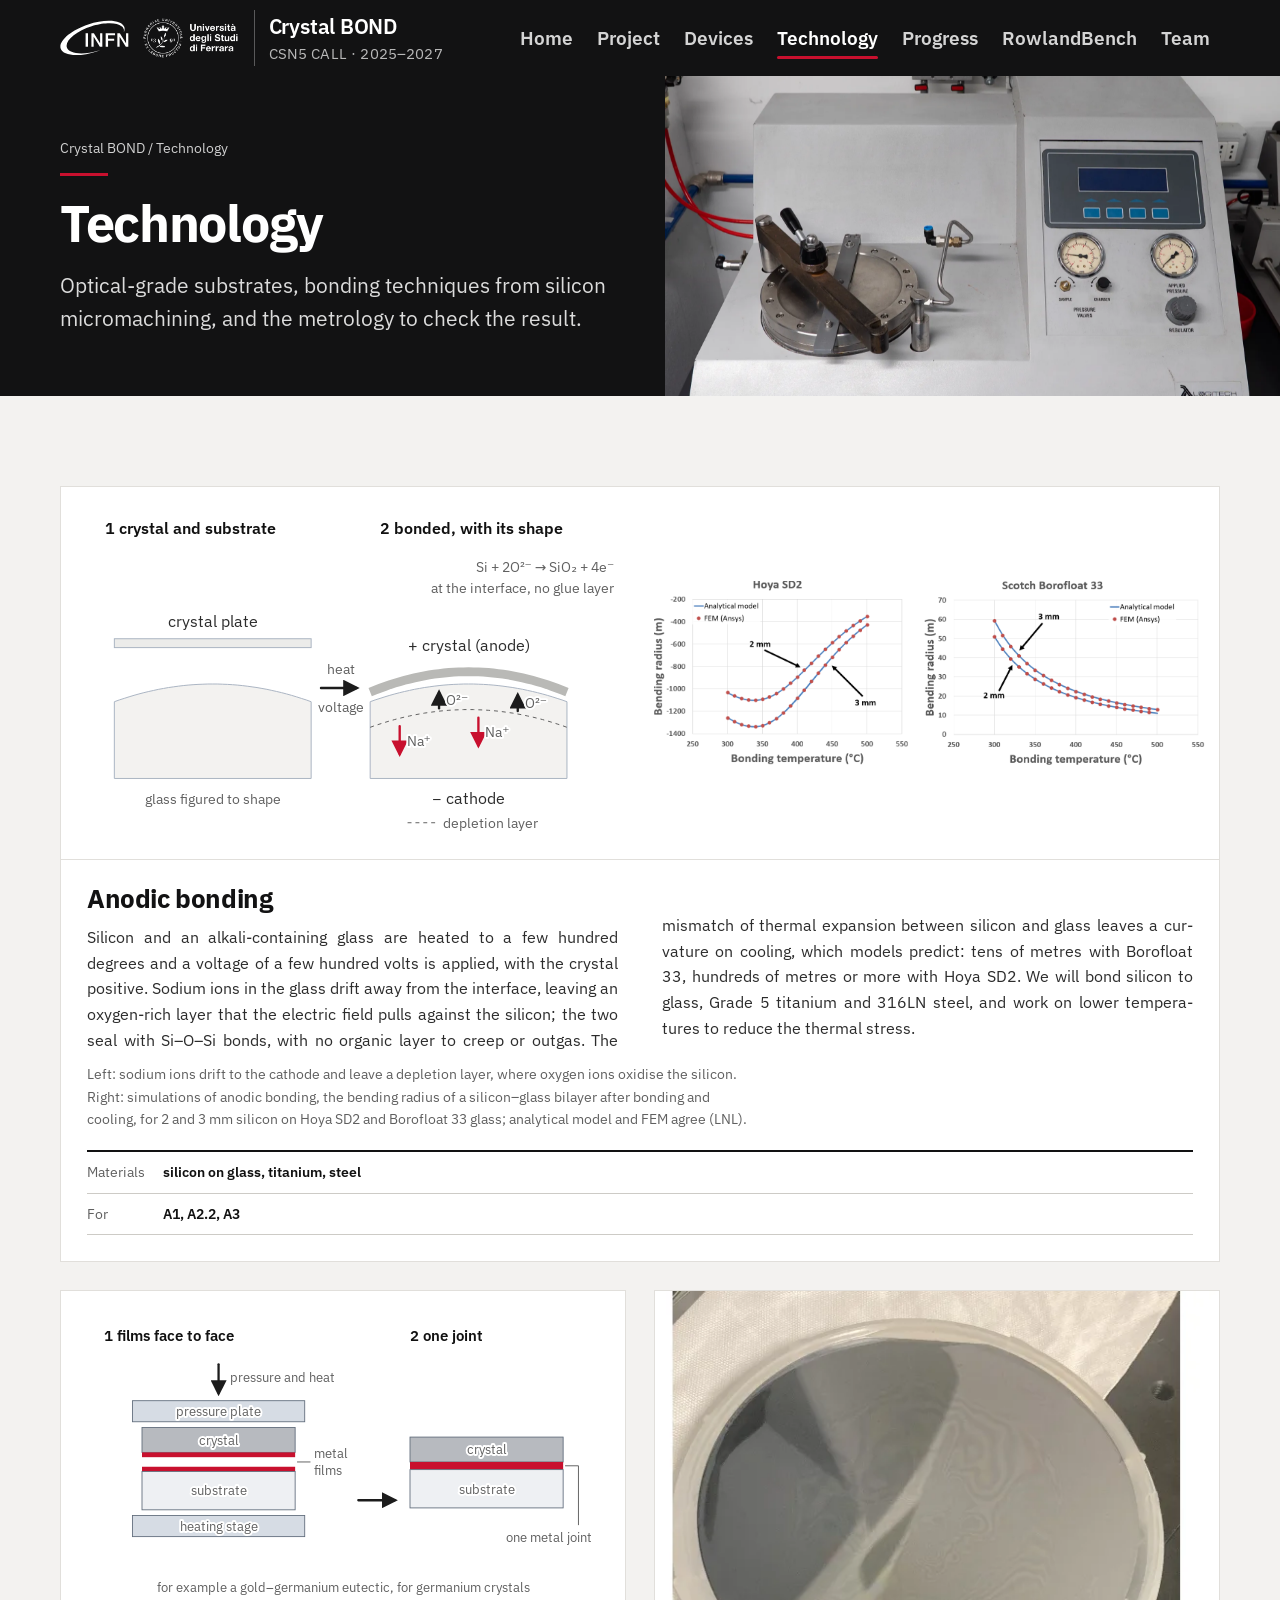
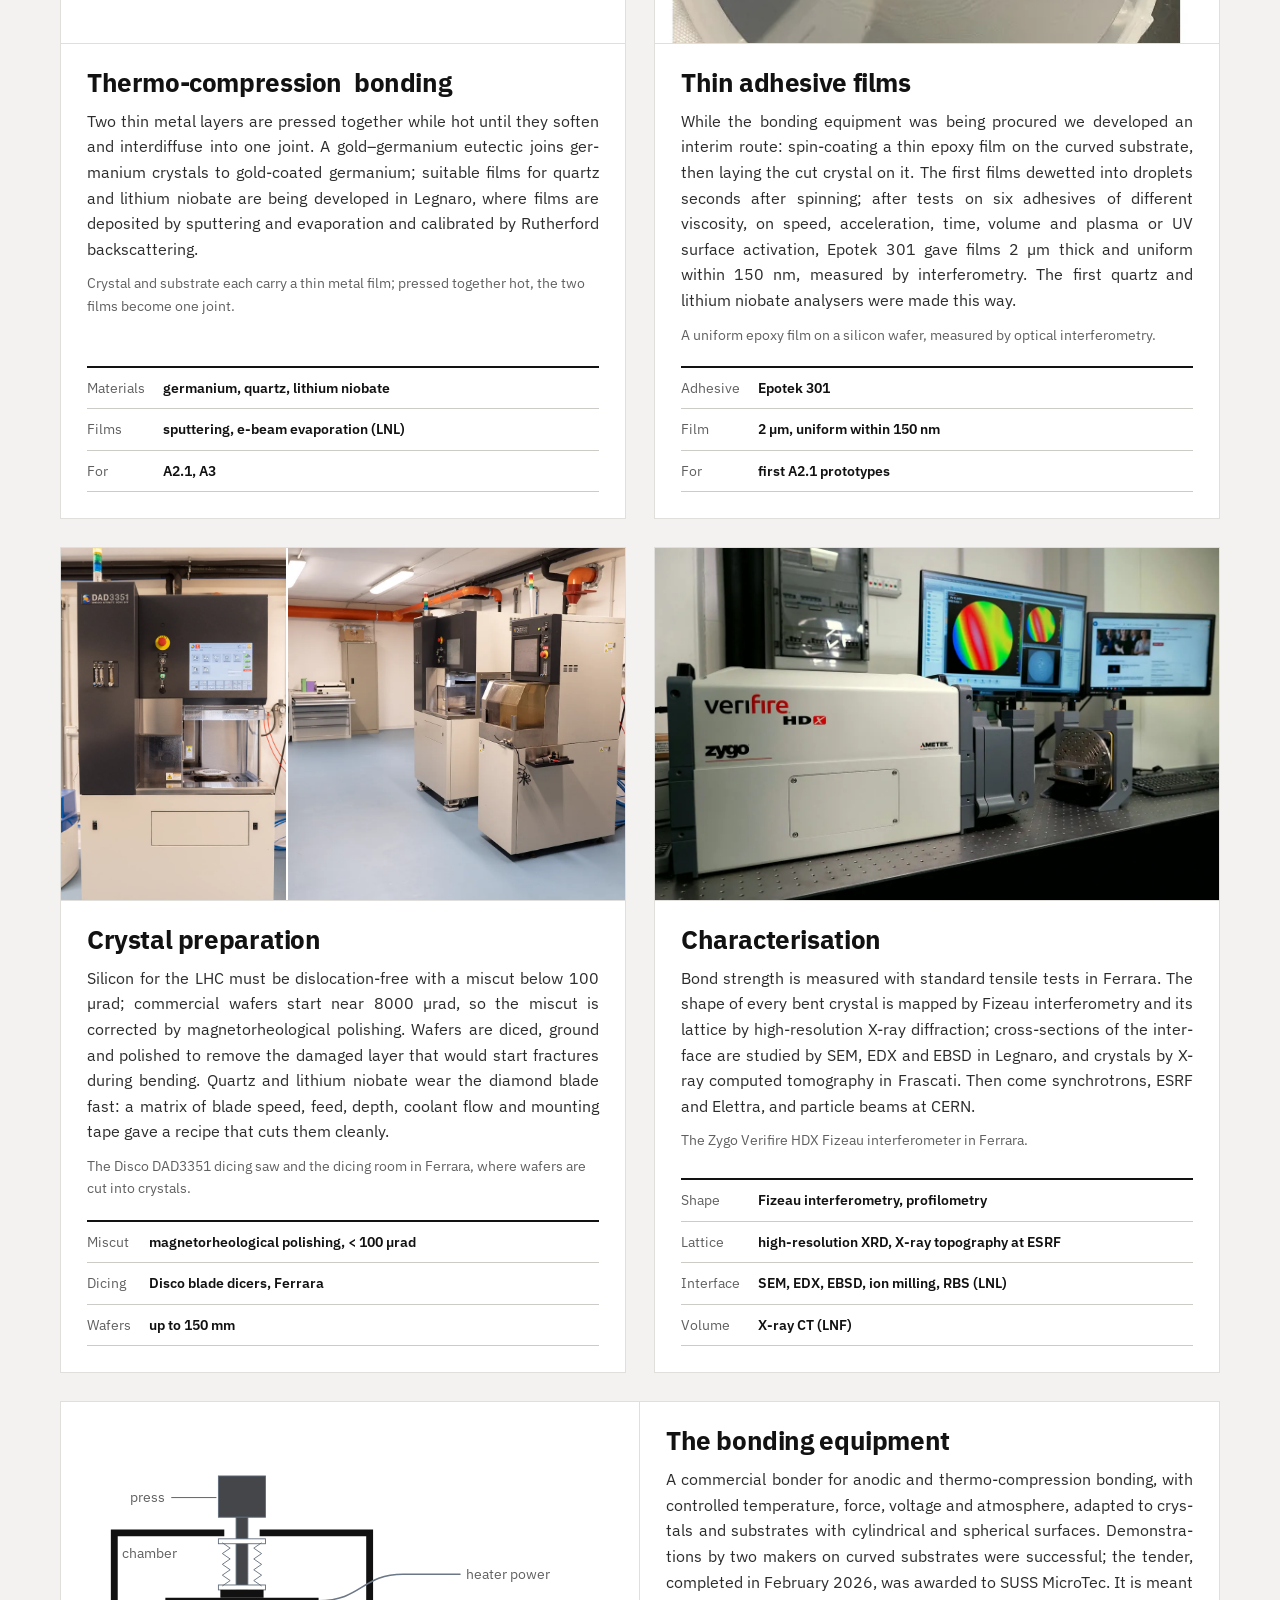
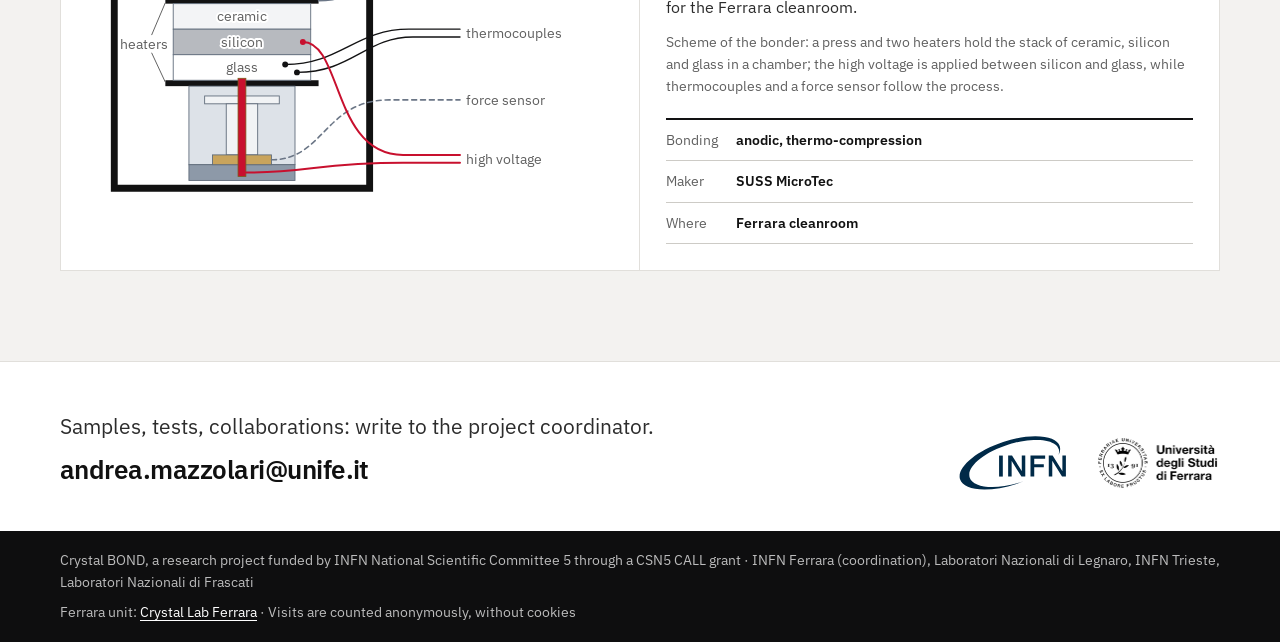
<file: technology.html>
<!doctype html>
<html lang="en" class="no-js" data-counter="https://bond-counter.bond-counter.workers.dev">
<head>
<meta charset="utf-8">
<script>document.documentElement.classList.replace('no-js', 'js');</script>
<meta name="viewport" content="width=device-width, initial-scale=1, viewport-fit=cover">
<title>Technology · Crystal BOND</title>
<meta name="description" content="How BOND bends crystals: anodic and thermo-compression bonding on figured substrates, thin adhesive films, crystal preparation and characterisation.">
<meta name="theme-color" content="#0e0e0f">
<link rel="icon" href="img/logo.svg" type="image/svg+xml">
<link rel="preload" href="fonts/ibm-plex-sans-latin.woff2" as="font" type="font/woff2" crossorigin>
<link rel="stylesheet" href="base.css?v=514ed836">
<link rel="stylesheet" href="bond.css?v=4c5f527c">
<meta property="og:type" content="website">
<meta property="og:site_name" content="Crystal BOND">
<meta property="og:title" content="Technology · Crystal BOND">
<meta property="og:description" content="How BOND bends crystals: anodic and thermo-compression bonding on figured substrates, thin adhesive films, crystal preparation and characterisation.">
<meta property="og:url" content="https://crystal-bond.github.io/technology.html">
<meta property="og:image" content="https://crystal-bond.github.io/img/og.jpg">
<meta property="og:image:width" content="1200">
<meta property="og:image:height" content="630">
<meta property="og:image:alt" content="Crystal BOND: bonded bent crystals for particle accelerators, synchrotron X-ray optics and γ-ray astronomy. A diced silicon wafer.">
<meta name="twitter:card" content="summary_large_image">
</head>
<body>
<a class="skip" href="#main">Skip to content</a>
<header class="nav">
  <div class="wrap nav-in">
    <a class="brand" href="./"><img src="img/logos/infn-white.svg" alt="INFN" width="65" height="34"><img class="unife" src="img/logos/unife-white.png" alt="University of Ferrara" width="359" height="160"><span>Crystal BOND<small>CSN5 CALL · 2025–2027</small></span></a>
    <button class="menu-btn" type="button" aria-expanded="false" aria-controls="menu" aria-label="Menu"><svg viewBox="0 0 24 24" aria-hidden="true"><path d="M3 6h18M3 12h18M3 18h18" stroke="currentColor" stroke-width="2" stroke-linecap="round"/></svg></button>
    <nav class="nav-main" aria-label="Main">
      <ul class="nav-links" id="menu">
        <li><a href="./">Home</a></li>
        <li><a href="project.html">Project</a></li>
        <li><a href="devices.html">Devices</a></li>
        <li><a href="technology.html" aria-current="page">Technology</a></li>
        <li><a href="progress.html">Progress</a></li>
        <li><a href="rowlandbench.html">RowlandBench</a></li>
        <li><a href="team.html">Team</a></li>
      </ul>
    </nav>
  </div>
</header>
<main id="main">

<section class="p-head on-dark">
  <div class="p-head-text">
    <p class="crumbs rise"><a href="./">Crystal BOND</a> / Technology</p>
    <h1 class="rise d1">Technology</h1>
    <p class="rise d2">Optical-grade substrates, bonding techniques from silicon micromachining, and the metrology to check the result.</p>
  </div>
  <div class="p-head-photo"><picture><source srcset="img/photos/bonding-unit.webp" type="image/webp"><img src="img/photos/bonding-unit.jpg" alt="A substrate bonding unit in the Ferrara laboratory" fetchpriority="high" width="1800" height="1644"></picture></div>
</section>
<section class="sec">
  <div class="wrap tech">
    <article class="tpanel wide" id="anodic">
      <div class="media plot pair"><svg class="fig" viewBox="0 0 560 350" role="img" aria-labelledby="fig-bond-t fig-bond-d">
<title id="fig-bond-t">Anodic bonding of a crystal to a figured substrate</title><desc id="fig-bond-d">Left: a flat crystal plate above a glass substrate whose surface has been figured to the wanted curvature. Right: heated and under a voltage, with the crystal positive, sodium ions in the glass drift towards the cathode and leave a depletion layer under the interface; oxygen ions in that layer drift to the silicon and oxidise it, and the crystal, now bonded, keeps the shape of the substrate.</desc>
<defs><marker id="fig-bond-a" viewBox="0 0 10 10" refX="8" refY="5" markerWidth="7" markerHeight="7" orient="auto-start-reverse"><path class="tip" d="M0 0L10 5L0 10z"/></marker>
<marker id="fig-bond-b" viewBox="0 0 10 10" refX="8" refY="5" markerWidth="7" markerHeight="7" orient="auto-start-reverse"><path class="tip2" d="M0 0L10 5L0 10z"/></marker></defs><text class="lbl strong" x="30" y="34" text-anchor="start">1  crystal and substrate</text><text class="lbl strong" x="310" y="34" text-anchor="start">2  bonded, with its shape</text>
<rect class="block xtal" x="40" y="140" width="200" height="9"/><polygon class="block" points="40,282 40,204 45,202.2 50,200.6 55,199 60,197.5 65,196.1 70,194.8 75,193.6 80,192.5 85,191.4 90,190.5 95,189.6 100,188.9 105,188.2 110,187.6 115,187.1 120,186.7 125,186.4 130,186.2 135,186 140,186 145,186 150,186.2 155,186.4 160,186.7 165,187.1 170,187.6 175,188.2 180,188.9 185,189.6 190,190.5 195,191.4 200,192.5 205,193.6 210,194.8 215,196.1 220,197.5 225,199 230,200.6 235,202.2 240,204 240,282"/>
<text class="lbl" x="140" y="128" text-anchor="middle">crystal plate</text><text class="note" x="140" y="308" text-anchor="middle">glass figured to shape</text>
<line class="ray" x1="250" y1="190" x2="286" y2="190" marker-end="url(#fig-bond-a)"/><text class="note" x="270" y="176" text-anchor="middle">heat</text><text class="note" x="270" y="214" text-anchor="middle">voltage</text>
<polygon class="block" points="300,282 300,204 305,202.2 310,200.6 315,199 320,197.5 325,196.1 330,194.8 335,193.6 340,192.5 345,191.4 350,190.5 355,189.6 360,188.9 365,188.2 370,187.6 375,187.1 380,186.7 385,186.4 390,186.2 395,186 400,186 405,186 410,186.2 415,186.4 420,186.7 425,187.1 430,187.6 435,188.2 440,188.9 445,189.6 450,190.5 455,191.4 460,192.5 465,193.6 470,194.8 475,196.1 480,197.5 485,199 490,200.6 495,202.2 500,204 500,282"/><polyline class="xtal-line" points="300,194.2 305,192.2 310,190.3 315,188.5 320,186.7 325,185.1 330,183.6 335,182.2 340,181 345,179.8 350,178.7 355,177.7 360,176.8 365,176 370,175.4 375,174.8 380,174.3 385,174 390,173.7 395,173.6 400,173.5 405,173.6 410,173.7 415,174 420,174.3 425,174.8 430,175.4 435,176 440,176.8 445,177.7 450,178.7 455,179.8 460,181 465,182.2 470,183.6 475,185.1 480,186.7 485,188.5 490,190.3 495,192.2 500,194.2"/>
<polyline class="ref" points="300,230 305,228.2 310,226.6 315,225 320,223.5 325,222.1 330,220.8 335,219.6 340,218.5 345,217.4 350,216.5 355,215.6 360,214.9 365,214.2 370,213.6 375,213.1 380,212.7 385,212.4 390,212.2 395,212 400,212 405,212 410,212.2 415,212.4 420,212.7 425,213.1 430,213.6 435,214.2 440,214.9 445,215.6 450,216.5 455,217.4 460,218.5 465,219.6 470,220.8 475,222.1 480,223.5 485,225 490,226.6 495,228.2 500,230"/>
<text class="lbl" x="400" y="152" text-anchor="middle">+  crystal (anode)</text><text class="lbl" x="400" y="308" text-anchor="middle">−  cathode</text><line class="ray2" x1="330" y1="228.8" x2="330" y2="256.8" marker-end="url(#fig-bond-b)"/><text class="note" x="337" y="248.8" text-anchor="start">Na⁺</text><line class="ray2" x1="410" y1="220.2" x2="410" y2="248.2" marker-end="url(#fig-bond-b)"/><text class="note" x="417" y="240.2" text-anchor="start">Na⁺</text><line class="ray" x1="370" y1="210.6" x2="370" y2="194.6" marker-end="url(#fig-bond-a)"/><text class="note" x="377" y="207.6" text-anchor="start">O²⁻</text><line class="ray" x1="450" y1="213.5" x2="450" y2="197.5" marker-end="url(#fig-bond-a)"/><text class="note" x="457" y="210.5" text-anchor="start">O²⁻</text>
<line class="ref" x1="338" y1="327" x2="366" y2="327"/><text class="note" x="374" y="332" text-anchor="start">depletion layer</text>
<text class="note" x="548" y="72" text-anchor="end">Si + 2O²⁻ → SiO₂ + 4e⁻</text><text class="note" x="548" y="94" text-anchor="end">at the interface, no glue layer</text></svg><img src="img/fig/fem-radius.png" alt="Bending radius of a silicon-glass bilayer versus bonding temperature, analytical model and FEM" loading="lazy" width="1477" height="494"></div>
      <div class="body">
        <h2>Anodic bonding</h2>
        <div class="just"><p>Silicon and an alkali-contain­ing glass are heated to a few hundred degrees and a voltage of a few hundred volts is applied, with the crystal pos­i­tive. Sodium ions in the glass drift away from the inter­face, leaving an oxygen-rich layer that the elec­tric field pulls against the silicon; the two seal with Si–O–Si bonds, with no organic layer to creep or outgas. The mis­match of thermal expan­sion between silicon and glass leaves a cur­va­ture on cooling, which models predict: tens of metres with Borofloat 33, hun­dreds of metres or more with Hoya SD2. We will bond silicon to glass, Grade 5 titanium and 316LN steel, and work on lower tem­per­a­tures to reduce the thermal stress.</p></div>
        <p class="cap">Left: sodium ions drift to the cathode and leave a depletion layer, where oxygen ions oxidise the silicon. Right: simulations of anodic bonding, the bending radius of a silicon–glass bilayer after bonding and cooling, for 2 and 3 mm silicon on Hoya SD2 and Borofloat 33 glass; analytical model and FEM agree (LNL).</p>
        <div class="sheet-wrap"><dl class="sheet"><dt>Materials</dt><dd>silicon on glass, titanium, steel</dd><dt>For</dt><dd>A1, A2.2, A3</dd></dl></div>
      </div>
    </article>
    <article class="tpanel" id="thermo">
      <div class="media plot"><svg class="fig" viewBox="0 0 560 330" role="img" aria-labelledby="fig-thermo-t fig-thermo-d">
<title id="fig-thermo-t">Thermo-compression bonding</title><desc id="fig-thermo-d">Left: a crystal and a substrate, each coated with a thin metal film, face each other between the pressure plate and the heating stage of the bonder, which presses them together while hot. Right: after bonding the two films have merged into a single metal joint between crystal and substrate.</desc>
<defs><marker id="fig-thermo-a" viewBox="0 0 10 10" refX="8" refY="5" markerWidth="7" markerHeight="7" orient="auto-start-reverse"><path class="tip" d="M0 0L10 5L0 10z"/></marker>
<marker id="fig-thermo-b" viewBox="0 0 10 10" refX="8" refY="5" markerWidth="7" markerHeight="7" orient="auto-start-reverse"><path class="tip2" d="M0 0L10 5L0 10z"/></marker></defs><text class="lbl strong" x="30" y="34" text-anchor="start">1  films face to face</text><text class="lbl strong" x="350" y="34" text-anchor="start">2  one joint</text>
<line class="ray" x1="150" y1="58" x2="150" y2="88" marker-end="url(#fig-thermo-a)"/><text class="note" x="162" y="76" text-anchor="start">pressure and heat</text>
<rect x="60" y="96" width="180" height="22" fill="#d6dce4" stroke="#5f6b7a" stroke-width="0.9"/><text class="note" x="150" y="112" text-anchor="middle">pressure plate</text>
<rect x="70" y="124" width="160" height="26" fill="var(--si)" stroke="#5f6b7a" stroke-width="0.9"/><text class="note" x="150" y="142" text-anchor="middle">crystal</text><rect x="70" y="150" width="160" height="5" fill="var(--gold)"/>
<rect x="70" y="165" width="160" height="5" fill="var(--gold)"/><rect x="70" y="170" width="160" height="40" fill="#eef0f3" stroke="#5f6b7a" stroke-width="0.9"/><text class="note" x="150" y="195" text-anchor="middle">substrate</text>
<rect x="60" y="216" width="180" height="22" fill="#d6dce4" stroke="#5f6b7a" stroke-width="0.9"/><text class="note" x="150" y="232" text-anchor="middle">heating stage</text>
<line class="dim" x1="232" y1="160" x2="246" y2="160"/><text class="note" x="250" y="156" text-anchor="start">metal</text><text class="note" x="250" y="174" text-anchor="start">films</text>
<line class="ray" x1="296" y1="200" x2="334" y2="200" marker-end="url(#fig-thermo-a)"/>
<rect x="350" y="134" width="160" height="26" fill="var(--si)" stroke="#5f6b7a" stroke-width="0.9"/><text class="note" x="430" y="152" text-anchor="middle">crystal</text><rect x="350" y="160" width="160" height="8" fill="var(--gold)"/><rect x="350" y="168" width="160" height="40" fill="#eef0f3" stroke="#5f6b7a" stroke-width="0.9"/><text class="note" x="430" y="193" text-anchor="middle">substrate</text>
<polyline class="dim" fill="none" points="512,164 526,164 526,226"/><text class="note" x="540" y="244" text-anchor="end">one metal joint</text>
<text class="note" x="280" y="296" text-anchor="middle">for example a gold–germanium eutectic, for germanium crystals</text></svg></div>
      <div class="body">
        <h2><span class="nw">Thermo-compression</span> bonding</h2>
        <div class="just"><p>Two thin metal layers are pressed to­geth­er while hot until they soften and inter­diffuse into one joint. A gold–ger­ma­nium eu­tec­tic joins ger­ma­nium crys­tals to gold-coated ger­ma­nium; suitable films for quartz and lithium niobate are being developed in Legnaro, where films are de­pos­it­ed by sput­ter­ing and evapora­tion and calibrated by Rutherford backscatter­ing.</p></div>
        <p class="cap">Crystal and substrate each carry a thin metal film; pressed together hot, the two films become one joint.</p>
        <div class="sheet-wrap"><dl class="sheet"><dt>Materials</dt><dd>germanium, quartz, lithium niobate</dd><dt>Films</dt><dd>sputtering, e-beam evaporation (LNL)</dd><dt>For</dt><dd>A2.1, A3</dd></dl></div>
      </div>
    </article>
    <article class="tpanel" id="adhesive">
      <div class="media"><picture><source srcset="img/photos/epoxy-uniform.webp" type="image/webp"><img src="img/photos/epoxy-uniform.jpg" alt="A uniform epoxy film spin-coated on a silicon wafer" loading="lazy" width="580" height="507"></picture></div>
      <div class="body">
        <h2>Thin adhesive films</h2>
        <div class="just"><p>While the bonding equip­ment was being procured we developed an interim route: spin-coating a thin epoxy film on the curved sub­strate, then laying the cut crystal on it. The first films dewetted into droplets seconds after spinning; after tests on six adhesives of dif­fer­ent viscosity, on speed, accelera­tion, time, volume and plasma or UV surface activa­tion, Epotek 301 gave films 2 µm thick and uniform within 150 nm, mea­sured by in­ter­fer­om­e­try. The first quartz and lithium niobate analysers were made this way.</p></div>
        <p class="cap">A uniform epoxy film on a silicon wafer, measured by optical interferometry.</p>
        <div class="sheet-wrap"><dl class="sheet"><dt>Adhesive</dt><dd>Epotek 301</dd><dt>Film</dt><dd>2 µm, uniform within 150 nm</dd><dt>For</dt><dd>first A2.1 prototypes</dd></dl></div>
      </div>
    </article>
    <article class="tpanel" id="shape">
      <div class="media duo"><picture><source srcset="img/photos/dicer-dad3351.webp" type="image/webp"><img src="img/photos/dicer-dad3351.jpg" alt="The Disco DAD3351 automatic dicing saw" loading="lazy" width="1200" height="2454"></picture><picture><source srcset="img/photos/dicing-room.webp" type="image/webp"><img src="img/photos/dicing-room.jpg" alt="The dicing room in Ferrara, with the blade dicers" loading="lazy" width="1800" height="1010"></picture></div>
      <div class="body">
        <h2>Crystal preparation</h2>
        <div class="just"><p>Silicon for the LHC must be disloca­tion-free with a miscut below 100 µrad; commercial wafers start near 8000 µrad, so the miscut is corrected by magnetorheological pol­ish­ing. Wafers are diced, ground and polished to remove the damaged layer that would start fractures during bending. Quartz and lithium niobate wear the diamond blade fast: a matrix of blade speed, feed, depth, coolant flow and mounting tape gave a recipe that cuts them cleanly.</p></div>
        <p class="cap">The Disco DAD3351 dicing saw and the dicing room in Ferrara, where wafers are cut into crystals.</p>
        <div class="sheet-wrap"><dl class="sheet"><dt>Miscut</dt><dd>magnetorheological polishing, &lt; 100 µrad</dd><dt>Dicing</dt><dd>Disco blade dicers, Ferrara</dd><dt>Wafers</dt><dd>up to 150 mm</dd></dl></div>
      </div>
    </article>
    <article class="tpanel" id="measure">
      <div class="media"><picture><source srcset="img/photos/verifire.webp" type="image/webp"><img src="img/photos/verifire.jpg" alt="The Zygo Verifire HDX Fizeau interferometer" loading="lazy" width="1200" height="800"></picture></div>
      <div class="body">
        <h2>Characterisation</h2>
        <div class="just"><p>Bond strength is mea­sured with stan­dard tensile tests in Ferrara. The shape of every bent crystal is mapped by Fizeau in­ter­fer­om­e­try and its lattice by high-resolu­tion X-ray diffrac­tion; cross-sections of the inter­face are studied by SEM, EDX and EBSD in Legnaro, and crys­tals by X-ray com­put­ed to­mog­ra­phy in Frascati. Then come syn­chro­trons, ESRF and Elettra, and par­ti­cle beams at CERN.</p></div>
        <p class="cap">The Zygo Verifire HDX Fizeau interferometer in Ferrara.</p>
        <div class="sheet-wrap"><dl class="sheet"><dt>Shape</dt><dd>Fizeau interferometry, profilometry</dd><dt>Lattice</dt><dd>high-resolution XRD, X-ray topography at ESRF</dd><dt>Interface</dt><dd>SEM, EDX, EBSD, ion milling, RBS (LNL)</dd><dt>Volume</dt><dd>X-ray CT (LNF)</dd></dl></div>
      </div>
    </article>
    <article class="tpanel wide side" id="equipment">
      <div class="media plot"><svg class="fig" viewBox="0 0 560 350" role="img" aria-labelledby="fig-bonder-t fig-bonder-d">
<title id="fig-bonder-t">Scheme of a bonder for anodic bonding</title><desc id="fig-bonder-d">Inside a chamber, a press with a bellows pushes down on a stack made of a ceramic plate, the silicon crystal and the glass substrate, held between an upper and a lower heater. Under the stack a pedestal carries a force sensor and a high-voltage electrode that reaches the glass. Leads leave the chamber for the heater power supply, the thermocouples in the glass, the force sensor and the high voltage, which is applied between the silicon and the glass.</desc>
<defs><marker id="fig-bonder-a" viewBox="0 0 10 10" refX="8" refY="5" markerWidth="7" markerHeight="7" orient="auto-start-reverse"><path class="tip" d="M0 0L10 5L0 10z"/></marker>
<marker id="fig-bonder-b" viewBox="0 0 10 10" refX="8" refY="5" markerWidth="7" markerHeight="7" orient="auto-start-reverse"><path class="tip2" d="M0 0L10 5L0 10z"/></marker></defs><path d="M152 70 H40 V330 H300 V70 H188" fill="none" stroke="var(--ink)" stroke-width="7" stroke-linejoin="miter"/>
<rect x="146" y="12" width="48" height="42" fill="var(--xtal-3)" stroke="#5f6b7a" stroke-width="0.9"/><rect x="164" y="54" width="12" height="76" fill="var(--xtal-3)" stroke="#5f6b7a" stroke-width="0.9"/>
<rect x="146" y="76" width="48" height="5" fill="#fff" stroke="#5f6b7a" stroke-width="0.9"/><rect x="146" y="123" width="48" height="5" fill="#fff" stroke="#5f6b7a" stroke-width="0.9"/>
<polyline points="150,80 158,85.5 150,91 158,96.5 150,102 158,107.5 150,113 158,118.5 150,124" fill="none" stroke="#5f6b7a" stroke-width="0.9"/><polyline points="190,80 182,85.5 190,91 182,96.5 190,102 182,107.5 190,113 182,118.5 190,124" fill="none" stroke="#5f6b7a" stroke-width="0.9"/>
<rect x="148" y="128" width="44" height="8" fill="var(--ink)"/>
<rect x="92" y="136" width="156" height="6" fill="var(--navy)"/><rect x="92" y="220" width="156" height="6" fill="var(--navy)"/>
<rect x="100" y="142" width="140" height="26" fill="#f3f4f6" stroke="#5f6b7a" stroke-width="0.9"/><text class="note" x="170" y="160" text-anchor="middle">ceramic</text><rect x="100" y="168" width="140" height="26" fill="var(--si)" stroke="#5f6b7a" stroke-width="0.9"/><text class="note" x="170" y="186" text-anchor="middle">silicon</text><rect x="100" y="194" width="140" height="26" fill="#ffffff" stroke="#5f6b7a" stroke-width="0.9"/><text class="note" x="170" y="212" text-anchor="middle">glass</text>
<rect x="116" y="226" width="108" height="80" fill="#dde2e8" stroke="#5f6b7a" stroke-width="0.9"/><rect x="116" y="306" width="108" height="16" fill="#8d99a8" stroke="#5f6b7a" stroke-width="0.9"/>
<rect x="132" y="236" width="76" height="8" fill="#f1f3f5" stroke="#5f6b7a" stroke-width="0.9"/><rect x="154" y="244" width="32" height="52" fill="#f1f3f5" stroke="#5f6b7a" stroke-width="0.9"/>
<rect x="140" y="296" width="60" height="10" fill="#c9a45c" stroke="#5f6b7a" stroke-width="0.9"/>
<rect x="166" y="218" width="8" height="100" fill="var(--gold)" stroke="#7a5d1a" stroke-width="0.8"/>
<path d="M248 139 C292 139 292 112 334 112 L392 112" fill="none" stroke="#6b7686" stroke-width="1.6" stroke-linecap="round"/>
<path d="M214 204 C270 204 286 168 340 168 L392 168" fill="none" stroke="var(--navy)" stroke-width="1.4" stroke-linecap="round"/><path d="M226 212 C282 212 296 176 344 176 L392 176" fill="none" stroke="var(--navy)" stroke-width="1.4" stroke-linecap="round"/><circle cx="214" cy="204" r="3" fill="var(--navy)"/><circle cx="226" cy="212" r="3" fill="var(--navy)"/>
<path d="M200 301 C254 301 254 240 320 240 L392 240" fill="none" stroke="#6b7686" stroke-width="1.6" stroke-linecap="round" stroke-dasharray="5 4"/>
<path d="M232 181 C272 181 262 296 334 296 L392 296" fill="none" stroke="var(--gold)" stroke-width="2" stroke-linecap="round"/><path d="M174 314 C236 314 250 304 334 304 L392 304" fill="none" stroke="var(--gold)" stroke-width="2" stroke-linecap="round"/><circle cx="232" cy="181" r="3" fill="var(--gold)"/>
<line class="dim" x1="98" y1="34" x2="144" y2="34"/><text class="note" x="92" y="39" text-anchor="end">press</text>
<line class="dim" x1="78" y1="174" x2="92" y2="141"/><line class="dim" x1="78" y1="192" x2="92" y2="222"/><text class="note" x="46" y="188" text-anchor="start">heaters</text>
<text class="note" x="48" y="96" text-anchor="start">chamber</text>
<text class="note" x="398" y="117" text-anchor="start">heater power</text><text class="note" x="398" y="177" text-anchor="start">thermocouples</text><text class="note" x="398" y="245" text-anchor="start">force sensor</text><text class="note" x="398" y="305" text-anchor="start">high voltage</text></svg></div>
      <div class="body">
        <h2>The bonding equipment</h2>
        <div class="just"><p>A commercial bonder for anodic and thermo-compres­sion bonding, with controlled tem­per­a­ture, force, voltage and atmosphere, adapted to crys­tals and sub­strates with cy­lin­dri­cal and spher­i­cal sur­faces. Demonstra­tions by two makers on curved sub­strates were successful; the tender, completed in February 2026, was awarded to SUSS MicroTec. It is meant for the Ferrara clean­room.</p></div>
        <p class="cap">Scheme of the bonder: a press and two heaters hold the stack of ceramic, silicon and glass in a chamber; the high voltage is applied between silicon and glass, while thermocouples and a force sensor follow the process.</p>
        <div class="sheet-wrap"><dl class="sheet"><dt>Bonding</dt><dd>anodic, thermo-compression</dd><dt>Maker</dt><dd>SUSS MicroTec</dd><dt>Where</dt><dd>Ferrara cleanroom</dd></dl></div>
      </div>
    </article>
  </div>
</section>
</main>
<footer class="footer">
  <div class="wrap">
    <div class="foot-top">
      <div>
        <p class="foot-lead">Samples, tests, collaborations: write to the project coordinator.</p>
        <a class="mail" href="mailto:andrea.mazzolari@unife.it">andrea.mazzolari@unife.it</a>
      </div>
      <div class="foot-logos">
        <img src="img/logos/infn.svg" alt="INFN" width="107" height="56" loading="lazy">
        <img src="img/logos/unife.png" alt="University of Ferrara" width="251" height="112" loading="lazy">
      </div>
    </div>
  </div>
  <div class="foot-bar">
    <div class="wrap foot-bottom">
      <p>Crystal BOND, a research project funded by INFN National Scientific Committee 5 through a CSN5 CALL grant · INFN Ferrara (coordination), Laboratori Nazionali di Legnaro, INFN Trieste, Laboratori Nazionali di Frascati</p>
      <p>Ferrara unit: <a href="https://crystalab.unife.it/">Crystal Lab Ferrara</a> · Visits are counted anonymously, without cookies</p>
    </div>
  </div>
</footer>
<script src="bond.js?v=0136ec79" defer onerror="document.documentElement.classList.replace('js', 'no-js')"></script>
</body>
</html>
</file>
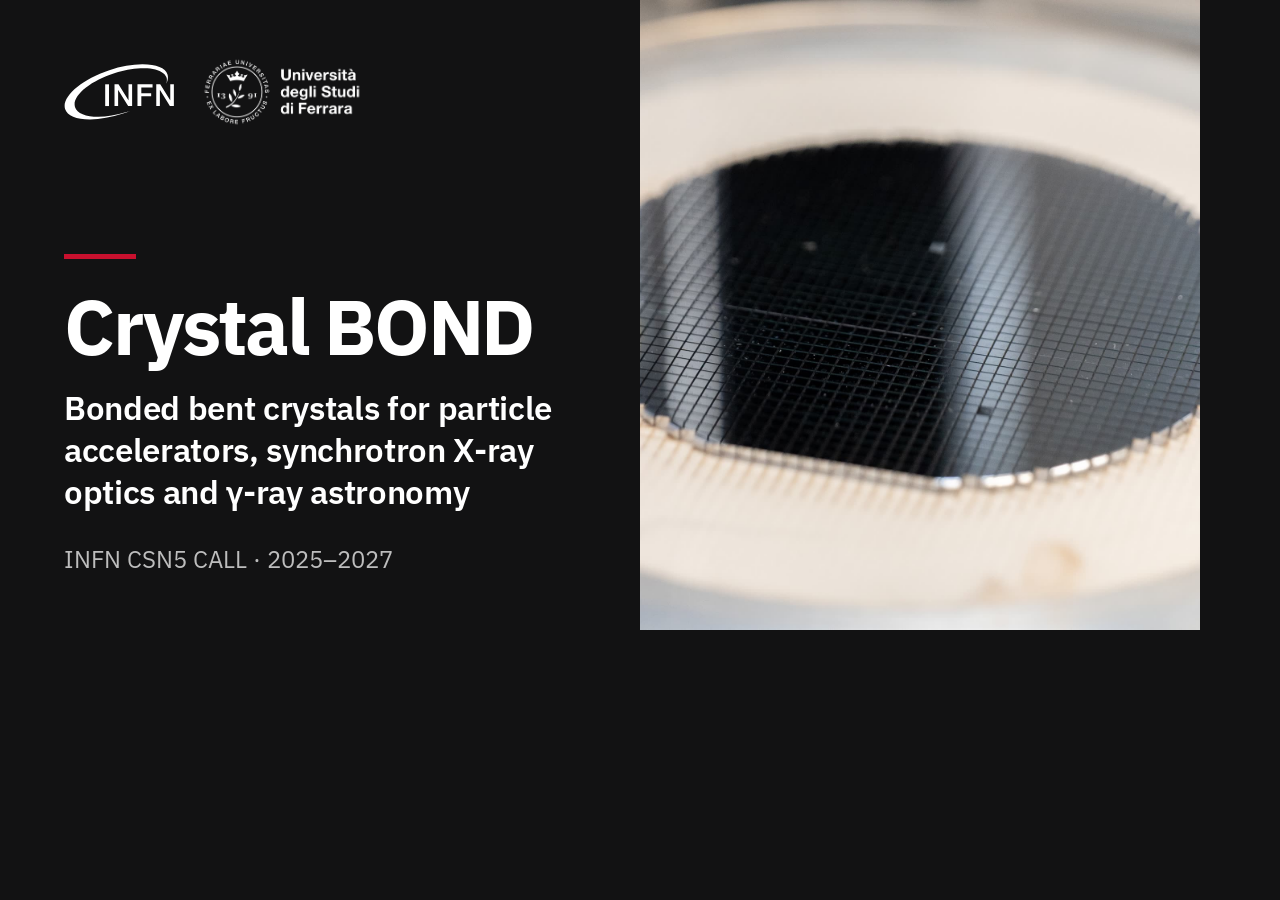
<file: src/og-card.html>
<!doctype html>
<!-- The picture shown when the address of the site is pasted in a mail, a chat or a social network (img/og.jpg, 1200 × 630).
     To redo it: open this page with the local server (http://localhost:8767/src/og-card.html) in a window 1200 × 630 and
     save a screenshot as img/og.jpg. It is not part of the site. -->
<html lang="en">
<head>
<meta charset="utf-8">
<meta name="robots" content="noindex">
<title>Crystal BOND: sharing card</title>
<link rel="stylesheet" href="../base.css">
<style>
  html, body { margin: 0; width: 1200px; height: 630px; overflow: hidden; background: #121213; }
  .card { display: grid; grid-template-columns: 640px 560px; width: 1200px; height: 630px; color: #fff; font-family: 'IBM Plex Sans', sans-serif; }
  .text { padding: 56px 48px 52px 64px; display: flex; flex-direction: column; background: #121213; color: #fff; }
  .logos { display: flex; align-items: center; gap: 26px; }
  .logos img { display: block; width: auto; }
  .logos img:first-child { height: 58px; }
  .logos img:last-child { height: 72px; }
  h1 { margin: auto 0 0; white-space: nowrap; font-size: 78px; line-height: 1; font-weight: 700; letter-spacing: -0.03em; }
  h1::before { content: ""; display: block; width: 72px; height: 5px; background: #c8102e; margin-bottom: 28px; }
  p { margin: 22px 0 0; font-size: 33px; line-height: 1.28; font-weight: 600; letter-spacing: -0.01em; }
  small { display: block; margin-top: 26px; font-size: 24px; color: rgba(255,255,255,.72); }
  .photo { background: url(../img/photos/wafer-diced-close.jpg) center / cover no-repeat; }
</style>
</head>
<body>
<div class="card">
  <div class="text">
    <div class="logos"><img src="../img/logos/infn-white.svg" alt="INFN"><img src="../img/logos/unife-white.png" alt="University of Ferrara"></div>
    <h1>Crystal BOND</h1>
    <p>Bonded bent crystals for particle accelerators, synchrotron X-ray optics and γ-ray astronomy</p>
    <small>INFN CSN5 CALL · 2025–2027</small>
  </div>
  <div class="photo"></div>
</div>
</body>
</html>
</file>
<file: base.css>
/* IBM Plex Sans, served from this site (SIL Open Font License). One variable file per script covers weights 400-700; italic is used at 400 only. */
@font-face { font-family: 'IBM Plex Sans'; font-style: normal; font-weight: 400 700; font-display: swap; src: url(fonts/ibm-plex-sans-greek.woff2) format('woff2'); unicode-range: U+0370-0377, U+037A-037F, U+0384-038A, U+038C, U+038E-03A1, U+03A3-03FF; }
@font-face { font-family: 'IBM Plex Sans'; font-style: italic; font-weight: 400; font-display: swap; src: url(fonts/ibm-plex-sans-italic-greek.woff2) format('woff2'); unicode-range: U+0370-0377, U+037A-037F, U+0384-038A, U+038C, U+038E-03A1, U+03A3-03FF; }
@font-face { font-family: 'IBM Plex Sans'; font-style: normal; font-weight: 400 700; font-display: swap; src: url(fonts/ibm-plex-sans-latin-ext.woff2) format('woff2'); unicode-range: U+0100-02BA, U+02BD-02C5, U+02C7-02CC, U+02CE-02D7, U+02DD-02FF, U+0304, U+0308, U+0329, U+1D00-1DBF, U+1E00-1E9F, U+1EF2-1EFF, U+2020, U+20A0-20AB, U+20AD-20C4, U+2113, U+2C60-2C7F, U+A720-A7FF; }
@font-face { font-family: 'IBM Plex Sans'; font-style: italic; font-weight: 400; font-display: swap; src: url(fonts/ibm-plex-sans-italic-latin-ext.woff2) format('woff2'); unicode-range: U+0100-02BA, U+02BD-02C5, U+02C7-02CC, U+02CE-02D7, U+02DD-02FF, U+0304, U+0308, U+0329, U+1D00-1DBF, U+1E00-1E9F, U+1EF2-1EFF, U+2020, U+20A0-20AB, U+20AD-20C4, U+2113, U+2C60-2C7F, U+A720-A7FF; }
@font-face { font-family: 'IBM Plex Sans'; font-style: normal; font-weight: 400 700; font-display: swap; src: url(fonts/ibm-plex-sans-latin.woff2) format('woff2'); unicode-range: U+0000-00FF, U+0131, U+0152-0153, U+02BB-02BC, U+02C6, U+02DA, U+02DC, U+0304, U+0308, U+0329, U+2000-206F, U+20AC, U+2122, U+2191, U+2193, U+2212, U+2215, U+FEFF, U+FFFD; }
@font-face { font-family: 'IBM Plex Sans'; font-style: italic; font-weight: 400; font-display: swap; src: url(fonts/ibm-plex-sans-italic-latin.woff2) format('woff2'); unicode-range: U+0000-00FF, U+0131, U+0152-0153, U+02BB-02BC, U+02C6, U+02DA, U+02DC, U+0304, U+0308, U+0329, U+2000-206F, U+20AC, U+2122, U+2191, U+2193, U+2212, U+2215, U+FEFF, U+FFFD; }

/* Crystal BOND: base layer. Same header and type as the Crystal Lab Ferrara site (the Ferrara unit), its own palette:
   institutional: black bands and headings, one red for links, rules and outgoing rays, warm light greys (the token names --navy and --gold are kept from the first palette). Page components live in bond.css. */
:root {
  --ground: #f3f2f0;
  --surface: #ffffff;
  --tint: #e9e8e5;
  --ink: #111111;
  --ink-2: #2c2c2c;
  --muted: #606060;
  --line: #e1dfdb;
  --line-2: #cdcbc6;
  --accent: #b00f1e;
  --accent-2: #7d0a15;
  --accent-soft: #f0a3aa;
  --beam: #c8102e;
  --copper: #b00f1e;
  --band: #0e0e0f;
  --navy: #121213;
  --gold: #c8102e;
  --on-dark: #d0d0d0;
  --on-dark-2: #dcdcdc;
  /* diagrams: incoming and outgoing rays, crystal fills (flat and in the isometric views), silicon, energies low to high */
  --fig-1: #1c1c1c;
  --fig-2: #c8102e;
  --xtal-fill: #e6e6e4;
  --xtal-soft: #ececea;
  --xtal-line: #b9b9b6;
  --xtal-1: #5c5f64;
  --xtal-2: #2d2f32;
  --xtal-3: #44464a;
  --si: #b7babf;
  --e0: #e0182f; --e1: #a81426; --e2: #74101c; --e3: #400c12; --e4: #141414;

  --font: 'IBM Plex Sans', system-ui, -apple-system, 'Segoe UI', Roboto, Arial, sans-serif;
  --fs-display: clamp(2.5rem, 1.6rem + 3.6vw, 4.6rem);
  --fs-h1: clamp(2.1rem, 1.5rem + 2.2vw, 3.4rem);
  --fs-h2: clamp(1.75rem, 1.4rem + 1.3vw, 2.5rem);
  --fs-h3: clamp(1.3rem, 1.15rem + 0.6vw, 1.65rem);
  --fs-lead: clamp(1.12rem, 1.05rem + 0.35vw, 1.3rem);
  --fs-body: 1.0625rem;
  --fs-ui: 1rem;
  --fs-small: 0.875rem;
  --fs-tiny: 0.8125rem;

  --wrap: 1200px;
  --gutter: max(20px, env(safe-area-inset-left, 0px));
  --gutter-r: max(20px, env(safe-area-inset-right, 0px));
  --nav-h: 68px;
  --radius: 4px;
  --radius-l: 4px;
  color-scheme: light;
}
* { box-sizing: border-box; }
html { scroll-behavior: smooth; scroll-padding-top: calc(var(--nav-h) + 16px); }
body {
  margin: 0;
  background: var(--ground);
  color: var(--ink);
  font-family: var(--font);
  font-size: var(--fs-body);
  line-height: 1.6;
  -webkit-font-smoothing: antialiased;
  text-rendering: optimizeLegibility;
}
[hidden] { display: none !important; }
img { max-width: 100%; height: auto; display: block; }
picture { display: contents; }
/* with the picture box gone, its <source> would become a grid item of its own and push the photo into the next cell */
picture > source { display: none; }
a { color: var(--accent); text-decoration-thickness: 1px; text-underline-offset: 3px; }
a:hover { text-decoration-thickness: 2px; }
:focus-visible { outline: 3px solid var(--accent); outline-offset: 3px; border-radius: 2px; }
.on-dark :focus-visible, .foot-bar :focus-visible { outline-color: var(--accent-soft); }
h1, h2, h3, h4 { line-height: 1.12; letter-spacing: -0.015em; text-wrap: balance; margin: 0; font-weight: 700; }
p { margin: 0; text-wrap: pretty; }
.wrap { max-width: var(--wrap); margin: 0 auto; padding-left: var(--gutter); padding-right: var(--gutter-r); }
p, li, dd, figcaption { text-wrap: pretty; }
.skip { position: absolute; left: -999px; top: 0; background: var(--surface); padding: 10px 14px; z-index: 100; }
.skip:focus { left: 12px; top: 12px; }

/* ---------- navigation ---------- */
body::before { content: ""; position: fixed; inset: 0 0 auto; height: env(safe-area-inset-top, 0px); z-index: 60; background: var(--surface); }
.nav {
  position: fixed; top: env(safe-area-inset-top, 0px); left: 0; right: 0; z-index: 50;
  /* white glass: the photo behind is flattened and lifted before the white veil, so dark photos don't turn it grey */
  background: rgba(255, 255, 255, 0.7);
  -webkit-backdrop-filter: blur(20px) saturate(1.3) contrast(0.45) brightness(1.6);
  backdrop-filter: blur(20px) saturate(1.3) contrast(0.45) brightness(1.6);
  border-bottom: 1px solid rgba(255, 255, 255, 0.6);
  transition: background .35s ease, box-shadow .35s ease, border-color .35s ease;
}
.nav.solid { background: var(--surface); border-bottom-color: var(--line); box-shadow: 0 6px 24px rgba(13, 17, 23, 0.06); -webkit-backdrop-filter: none; backdrop-filter: none; }
.nav-in { height: var(--nav-h); display: flex; align-items: center; gap: 24px; }
.brand { display: flex; align-items: center; gap: 12px; color: var(--ink); text-decoration: none; font-weight: 600; font-size: var(--fs-body); letter-spacing: -0.01em; white-space: nowrap; }
.brand img { width: 34px; height: auto; }
.brand small { display: block; font-weight: 400; font-size: var(--fs-small); color: var(--muted); letter-spacing: 0.01em; margin-top: -3px; }
.nav-main { margin-left: auto; }
.nav-links { display: flex; align-items: center; gap: 4px; list-style: none; padding: 0; margin-block: 0; }
.nav-links a { display: block; padding: 8px 12px; color: var(--ink-2); text-decoration: none; font-size: var(--fs-ui); font-weight: 500; position: relative; border-radius: 4px; }
.nav-links a:hover { color: var(--ink); background: rgba(13, 17, 23, 0.05); }
.nav-links a[aria-current="page"] { color: var(--ink); }
.nav-links a[aria-current="page"]::after { content: ""; position: absolute; left: 12px; right: 12px; bottom: 3px; height: 2px; background: var(--beam); border-radius: 2px; }
.menu-btn { display: none; margin-left: auto; background: none; border: 0; padding: 10px; cursor: pointer; color: var(--ink); }
.menu-btn svg { width: 26px; height: 26px; pointer-events: none; }
@media (max-width: 70em) {
  .nav-main { margin-left: 0; } .menu-btn { order: 2; margin-right: -10px; }
  .menu-btn { display: block; }
  .nav-links { position: absolute; top: var(--nav-h); left: 0; right: 0; flex-direction: column; align-items: stretch; gap: 0;
    background: var(--surface); border-bottom: 1px solid var(--line); padding: 8px var(--gutter-r) 16px var(--gutter); display: none; box-shadow: 0 16px 30px rgba(13,17,23,.08);
    max-height: calc(100vh - var(--nav-h) - env(safe-area-inset-top, 0px)); max-height: calc(100dvh - var(--nav-h) - env(safe-area-inset-top, 0px)); overflow-y: auto; overscroll-behavior: contain; }
  /* without JavaScript: the links sit in the page under the name, as a wrapped row that scrolls away */
  .no-js .nav { position: relative; background: var(--surface); }
  .no-js .nav-in { height: auto; flex-wrap: wrap; padding-block: 10px; }
  .no-js .nav-main { flex-basis: 100%; }
  .no-js .nav-links { display: flex; position: static; flex-direction: row; flex-wrap: wrap; padding: 0; max-height: none; box-shadow: none; border: 0; background: none; }
  .no-js .nav-links a { padding: 6px 12px 6px 0; border: 0; font-size: var(--fs-ui); }
  .no-js .menu-btn { display: none; }
  .nav.open .nav-links { display: flex; }
  .nav.open { background: var(--surface); }
  .nav-links a { padding: 14px 4px; font-size: var(--fs-body); border-bottom: 1px solid var(--line); border-radius: 0; }
  .nav-links a[aria-current="page"]::after { left: 4px; right: auto; width: 28px; bottom: 8px; }
}


/* ---------- footer ---------- */
.footer { background: var(--surface); color: var(--muted); border-top: 1px solid var(--line); }
.footer > .wrap { padding-block: clamp(32px, 4vw, 48px) clamp(28px, 3.5vw, 40px); }
/* the last section before the footer needs less air below it */
main > .section:last-child { padding-bottom: clamp(40px, 5vw, 64px); }
.foot-top { display: flex; flex-wrap: wrap; justify-content: space-between; gap: 32px; align-items: flex-end; }
.foot-lead { color: var(--ink-2); font-size: var(--fs-lead); margin-bottom: 6px; }
.footer .mail { font-size: var(--fs-h3); font-weight: 600; color: var(--ink); text-decoration: none; letter-spacing: -0.02em; overflow-wrap: anywhere; }
.footer .mail:hover { color: var(--accent); }
.foot-logos { display: flex; gap: 28px; align-items: center; }
.foot-logos img { height: 56px; width: auto; }
/* address and policy links sit in a dark bar across the full width */
.foot-bar { background: var(--band); color: rgba(255,255,255,.72); }
.foot-bottom { padding-block: 18px max(18px, env(safe-area-inset-bottom, 0px)); display: flex; flex-wrap: wrap; gap: 8px 28px; justify-content: space-between; align-items: center; font-size: var(--fs-small); }
.footer a { color: var(--ink-2); }
.foot-bar a { color: #fff; }

/* ---------- motion ---------- */
.rise { animation: rise .8s cubic-bezier(.2,.7,.2,1) both; }
.rise.d1 { animation-delay: .08s; } .rise.d2 { animation-delay: .16s; } .rise.d3 { animation-delay: .24s; }
::selection { background: var(--gold); color: #fff; }
@keyframes rise { from { opacity: 0; transform: translateY(18px); } to { opacity: 1; transform: none; } }
/* entrances (bond.js marks the parts with "reveal"): until it has, the sections under the header wait unseen, so the
   finished page never flashes first; if the script never gets there they show by themselves after three seconds */
.js body:not(.rv-on) main > :not(.i-hero):not(.p-head) { opacity: 0; animation: unhide .01s 3s forwards; }
@keyframes unhide { to { opacity: 1; } }
.js .reveal { opacity: 0; transform: translateY(18px); transition: opacity .7s ease, transform .7s cubic-bezier(.2,.7,.2,1); }
.js .reveal.in { opacity: 1; transform: none; }
@media (prefers-reduced-motion: reduce) {
  *, *::before, *::after { animation: none !important; transition: none !important; scroll-behavior: auto !important; }
  .js .reveal, .js body:not(.rv-on) main > :not(.i-hero):not(.p-head) { opacity: 1; transform: none; }
}
@media print {
  .js .reveal, .js body:not(.rv-on) main > :not(.i-hero):not(.p-head) { opacity: 1; transform: none; animation: none; }
}

/* ---------- diagrams (shared with src/figures.js) ---------- */
.fig { display: block; width: 100%; height: auto; font-family: var(--font); }
.fig .plane { fill: none; stroke: #8e9aab; stroke-width: 1.3; }
.fig .body { fill: var(--ground); stroke: var(--line); }
.fig .xtal-fill { fill: var(--xtal-fill); stroke: var(--fig-1); }
.fig .ray, .fig .ray2, .fig .photon { fill: none; stroke-width: 2.4; stroke-linecap: round; stroke-linejoin: round; }
.fig .ray { stroke: var(--fig-1); }
.fig .ray2 { stroke: var(--fig-2); }
.fig .photon { stroke: #6b7686; stroke-width: 1.6; }
.fig .ref { fill: none; stroke: var(--muted); stroke-width: 1; stroke-dasharray: 4 4; }
.fig .dim { stroke: var(--muted); stroke-width: 1; }
.fig .tip { fill: var(--fig-1); }
.fig .tip2 { fill: var(--fig-2); }
.fig .block { fill: var(--ground); stroke: #aab4c2; }
.fig .block.xtal { fill: var(--xtal-soft); }
.fig .atom { fill: #7d899a; }
.fig .tile { fill: var(--fig-1); }
.fig .det, .fig .sample { fill: var(--ink-2); }
.fig .lbl { fill: var(--ink-2); font-size: 16px; }
.fig .note { fill: var(--muted); font-size: 14px; }
.fig .strong { fill: var(--ink); font-weight: 600; }
.fig .blue { fill: var(--fig-1); font-weight: 600; }
.fig .orange { fill: var(--copper); font-weight: 600; }
.fig .sub { font-size: 12px; }
.fig .axis { stroke: var(--ink-2); stroke-width: 1.4; }
.fig .curve { fill: none; stroke: var(--ink-2); stroke-width: 2; }
.fig .kid { fill: none; stroke: var(--fig-1); stroke-width: 1.6; }
.fig .pol { fill: none; stroke: var(--fig-1); stroke-width: 2; }
.fig .xtal-line { fill: none; stroke: var(--xtal-line); stroke-width: 9; }
.fig .area { stroke: none; opacity: .14; }
.fig .ray-area { fill: var(--fig-1); }
.fig .ray2-area { fill: var(--fig-2); }
/* phones: the diagrams run edge to edge and shrink to about two thirds, so their words grow */
.fig text { paint-order: stroke; stroke: var(--surface); stroke-width: 4px; stroke-linejoin: round; }
@media (forced-colors: active) { .fig text { stroke: none; fill: CanvasText; } }
@media (max-width: 600px) { .line-fig { margin-inline: calc(-1 * var(--gutter)) calc(-1 * var(--gutter-r)); border-radius: 0; border-inline: 0; padding: 12px 8px 10px; } .line-fig figcaption { padding-inline: 12px; }
.fig .lbl { font-size: 20px; } .fig .note { font-size: 18px; } .fig .sub { font-size: 15px; } @media (max-width: 360px) { .line-fig { padding-inline: 2px; } .fig .lbl { font-size: 20.5px; } .fig .note { font-size: 19.5px; } } }
</file>
<file: bond.css>
/* Crystal BOND: page components. Base, header and footer are in base.css.
   Institutional: black bands with a photo beside them, white and warm-grey pages, formal headings
   under a short red rule, square corners, no decoration. */

.brand img { width: auto; height: 34px; border-radius: 0; }
.brand > span { border-left: 1px solid var(--line-2); padding-left: 14px; margin-left: 2px; }
.sec { padding-block: clamp(56px, 7vw, 96px); }
.sec.white { background: var(--surface); }
.sec.tint { background: var(--tint); }
.h2 { font-size: var(--fs-h2); color: var(--navy); letter-spacing: -0.02em; }
.ruled::before { content: ""; display: block; width: 48px; height: 3px; background: var(--gold); margin-bottom: 18px; }
.lead { font-size: var(--fs-lead); color: var(--ink-2); }
.sec-head { display: grid; grid-template-columns: minmax(0, 1fr) minmax(0, 1fr); gap: 16px clamp(32px, 6vw, 96px); align-items: end; margin-bottom: clamp(28px, 3.5vw, 44px); }
.sec-head p { color: var(--ink-2); font-size: var(--fs-lead); max-width: 48ch; }
.sec-head p:has(.arrow) { justify-self: end; font-size: var(--fs-ui); }
@media (max-width: 860px) { .sec-head { grid-template-columns: 1fr; } .sec-head p:has(.arrow) { justify-self: start; } }
.arrow { font-weight: 600; text-decoration: none; white-space: nowrap; }
.arrow:hover { text-decoration: underline; }
.nw { white-space: nowrap; }
.just p { text-align: justify; -webkit-hyphens: auto; hyphens: auto; }
@media (max-width: 68.749em) { .just p { text-align: start; } }
.code { display: inline-block; font-size: var(--fs-small); font-weight: 700; letter-spacing: .04em; color: var(--navy); background: none; border: 1px solid var(--line-2); border-radius: 2px; padding: 1px 7px; font-variant-numeric: tabular-nums; }
.btn { display: inline-flex; align-items: center; gap: 10px; padding: 12px 22px; border-radius: 2px; font-weight: 600; font-size: var(--fs-ui); text-decoration: none; transition: background .2s ease, color .2s, border-color .2s; border: 1.5px solid transparent; }
.btn-fill { background: var(--navy); color: #fff; }
.btn-fill:hover { background: var(--accent); }
.btn-line { border-color: var(--line-2); color: var(--ink); }
.btn-line:hover { border-color: var(--navy); color: var(--navy); }
.btn-white { background: #fff; color: var(--navy); }
.btn-white:hover { background: #e6edf5; }
.btn-ghost { color: #fff; border-color: rgba(255,255,255,.55); }
.btn-ghost:hover { background: rgba(255,255,255,.12); }
.actions { display: flex; flex-wrap: wrap; gap: 12px; }

/* ---------- headers: a navy band with the title, a photo beside it; the home one is taller ---------- */
.i-hero, .p-head { display: grid; grid-template-columns: minmax(0, 1.08fr) minmax(0, 1fr); background: var(--navy); color: #fff; }
.i-hero-text, .p-head-text { padding: calc(var(--nav-h) + clamp(40px, 6vw, 88px)) clamp(24px, 4vw, 64px) clamp(44px, 6vw, 84px) max(var(--gutter), calc((100vw - var(--wrap)) / 2 + var(--gutter))); align-self: center; }
.p-head-text { padding-block: calc(var(--nav-h) + clamp(36px, 4.5vw, 64px)) clamp(36px, 4.5vw, 60px); }
.i-hero-photo, .p-head-photo { position: relative; min-height: 320px; }
.i-hero-photo img, .p-head-photo img { position: absolute; inset: 0; width: 100%; height: 100%; object-fit: cover; }
.i-hero { min-height: min(86vh, 760px); position: relative; }
/* the drifting points of the home header (canvas made by bond.js): they fill the black band, behind the text */
.i-hero > .dust { position: absolute; grid-column: 1 / 2; grid-row: 1 / 2; inset: 0; width: 100%; height: 100%; pointer-events: none; }
.i-hero-text { position: relative; }
.kicker { font-size: var(--fs-ui); font-weight: 600; color: var(--on-dark); max-width: 44ch; }
.kicker span { display: block; }
.kicker::before { content: ""; display: block; width: 48px; height: 3px; background: var(--gold); margin-bottom: 18px; }
.i-hero h1 { margin-top: 20px; font-size: var(--fs-display); line-height: 1.02; letter-spacing: -0.03em; }
.i-sub { margin-top: 16px; font-size: var(--fs-h3); line-height: 1.3; font-weight: 500; max-width: 26ch; text-wrap: balance; }
.i-lead { margin-top: 20px; color: var(--on-dark-2); max-width: 50ch; }
.i-hero .actions { margin-top: 32px; }
.p-head h1 { margin-top: 14px; font-size: var(--fs-h1); letter-spacing: -0.025em; }
.p-head h1::before { content: ""; display: block; width: 48px; height: 3px; background: var(--gold); margin-bottom: 18px; }
.p-head-text > h1 + p { margin-top: 16px; font-size: var(--fs-lead); color: var(--on-dark-2); max-width: 50ch; }
.crumbs { font-size: var(--fs-small); color: var(--on-dark); }
.crumbs a { color: var(--on-dark); text-decoration: none; }
.crumbs a:hover { color: #fff; text-decoration: underline; }
@media (max-width: 860px) {
  .i-hero, .p-head { grid-template-columns: 1fr; }
  .i-hero { min-height: 0; }
  .i-hero-text, .p-head-text { padding-right: var(--gutter-r); }
  .i-hero-photo, .p-head-photo { min-height: 0; aspect-ratio: 16 / 9; }
}

/* key figures under the home header */
.ticker { background: var(--surface); border-bottom: 1px solid var(--line); }
.ticker ul { list-style: none; margin: 0; padding: 0; display: grid; grid-template-columns: repeat(4, minmax(0, 1fr)); }
.ticker li { padding: 26px clamp(14px, 2vw, 28px); border-left: 1px solid var(--line); }
.ticker li:first-child { border-left: 0; padding-left: 0; }
.ticker b { display: block; font-size: var(--fs-h2); line-height: 1; letter-spacing: -0.02em; color: var(--navy); font-variant-numeric: tabular-nums; }
.ticker span { display: block; margin-top: 10px; font-size: var(--fs-small); color: var(--muted); line-height: 1.45; }
@media (max-width: 860px) { .ticker ul { grid-template-columns: repeat(2, minmax(0, 1fr)); } .ticker li:nth-child(3) { border-left: 0; padding-left: 0; } .ticker li:nth-child(n+3) { border-top: 1px solid var(--line); } }

/* ---------- home: the project and its data sheet ---------- */
.about { display: grid; grid-template-columns: minmax(0, 1.15fr) minmax(0, 1fr); gap: clamp(32px, 6vw, 88px); align-items: start; }
.about .h2 { margin-bottom: 22px; }
.about p { color: var(--ink-2); }
.about p + p { margin-top: 14px; }
.about .about-more { margin-top: 24px; text-align: start; }
.factsheet { margin: 0; display: grid; grid-template-columns: 11em 1fr; background: var(--ground); border-top: 3px solid var(--navy); font-size: var(--fs-ui); }
.factsheet dt, .factsheet dd { padding: 13px 20px; border-bottom: 1px solid var(--line-2); }
.factsheet dt { color: var(--muted); font-size: var(--fs-small); padding-right: 0; padding-top: 15px; }
.factsheet dd { margin: 0; font-weight: 600; color: var(--ink); }
@media (max-width: 960px) { .about { grid-template-columns: 1fr; } }
@media (max-width: 460px) { .factsheet { grid-template-columns: 1fr; } .factsheet dt { border-bottom: 0; padding-bottom: 0; } .factsheet dd { padding-top: 2px; } }

/* objectives: the four assemblies */
.objs { display: grid; grid-template-columns: repeat(4, minmax(0, 1fr)); gap: 24px; }
.obj { position: relative; background: var(--surface); border: 1px solid var(--line); display: flex; flex-direction: column; }
.obj img { width: 100%; aspect-ratio: 3 / 2; object-fit: cover; }
.obj-body { padding: 20px 20px 24px; border-top: 3px solid var(--navy); flex: 1; }
.obj-code { font-size: var(--fs-small); font-weight: 600; color: var(--copper); }
.obj h3 { margin-top: 8px; font-size: var(--fs-lead); line-height: 1.25; }
.obj h3 a { color: var(--navy); text-decoration: none; }
.obj h3 a::after { content: ""; position: absolute; inset: 0; }
.obj:hover h3 a { text-decoration: underline; }
.obj-body > p:last-child { margin-top: 10px; color: var(--ink-2); font-size: var(--fs-ui); }
@media (max-width: 1000px) { .objs { grid-template-columns: repeat(2, minmax(0, 1fr)); } }
@media (max-width: 560px) { .objs { grid-template-columns: 1fr; } }

/* news */
.news-list { list-style: none; margin: 0; padding: 0; border-top: 2px solid var(--navy); }
.news-list li { display: grid; grid-template-columns: 11em minmax(0, 1fr) 168px; gap: 8px clamp(20px, 3vw, 40px); align-items: start; padding: 24px 0; border-bottom: 1px solid var(--line-2); }
.news-date { font-size: var(--fs-small); font-weight: 600; color: var(--copper); padding-top: 4px; }
.news-list h3 { font-size: var(--fs-lead); line-height: 1.25; }
.news-list h3 a { color: var(--navy); text-decoration: none; }
.news-list h3 a:hover { text-decoration: underline; }
.news-list li > div p { margin-top: 8px; color: var(--ink-2); font-size: var(--fs-ui); max-width: 70ch; }
.news-list img { width: 168px; aspect-ratio: 3 / 2; object-fit: cover; }
@media (max-width: 860px) { .news-list li { grid-template-columns: minmax(0, 1fr) 120px; } .news-date { grid-column: 1 / -1; } .news-list img { width: 120px; } }
@media (max-width: 460px) { .news-list li { grid-template-columns: 1fr; } .news-list img, .news-list li > span { display: none; } }

/* consortium */
.consortium { list-style: none; margin: 0; padding: 0; display: grid; grid-template-columns: repeat(4, minmax(0, 1fr)); border-top: 2px solid var(--navy); background: var(--surface); }
.consortium li { padding: 22px 22px 26px; border-right: 1px solid var(--line); border-bottom: 1px solid var(--line); }
.consortium li:last-child { border-right: 0; }
.consortium h3 { font-size: var(--fs-lead); line-height: 1.25; color: var(--navy); }
.c-role { margin-top: 10px; color: var(--ink-2); font-size: var(--fs-ui); }
.c-lead { margin-top: 12px; color: var(--muted); font-size: var(--fs-small); }
@media (max-width: 1000px) { .consortium { grid-template-columns: repeat(2, minmax(0, 1fr)); } .consortium li:nth-child(2n) { border-right: 0; } }
@media (max-width: 560px) { .consortium { grid-template-columns: 1fr; } .consortium li { border-right: 0; } }
.logo-strip { margin-top: 40px; display: flex; flex-wrap: wrap; align-items: center; gap: 18px 40px; }
.logo-strip p { font-size: var(--fs-small); font-weight: 600; color: var(--muted); }
.logo-strip ul { list-style: none; margin: 0; padding: 0; display: flex; flex-wrap: wrap; align-items: center; gap: 20px 44px; }
.logo-strip img { height: 44px; width: auto; max-width: 150px; object-fit: contain; mix-blend-mode: multiply; }

/* contact band */
.contact { background: var(--navy); color: #fff; }
.contact-in { display: grid; grid-template-columns: minmax(0, 1.1fr) minmax(0, 1fr); gap: clamp(28px, 6vw, 96px); align-items: start; padding-block: clamp(48px, 6vw, 80px); }
.contact h2 { font-size: var(--fs-h2); }
.contact h2::before { content: ""; display: block; width: 48px; height: 3px; background: var(--gold); margin-bottom: 18px; }
.contact p { margin-top: 14px; color: var(--on-dark-2); font-size: var(--fs-lead); max-width: 44ch; }
.contact address { font-style: normal; display: grid; gap: 4px; border-left: 1px solid rgba(255,255,255,.3); padding-left: clamp(20px, 3vw, 40px); }
.contact address b { font-size: var(--fs-h3); }
.contact address span { color: var(--on-dark-2); }
.contact address a { margin-top: 10px; color: #fff; font-weight: 600; overflow-wrap: anywhere; }
@media (max-width: 860px) { .contact-in { grid-template-columns: 1fr; } .contact address { border-left: 0; padding-left: 0; } }

/* ---------- a text beside a figure that stays in view ---------- */
.split { display: grid; grid-template-columns: minmax(0, 1fr) minmax(0, 1fr); gap: clamp(32px, 5vw, 80px); align-items: start; }
.split .h2 { margin-bottom: 24px; }
.split p { color: var(--ink-2); max-width: 58ch; }
.split p + p { margin-top: 14px; }
.split b { color: var(--ink); }
.figcard { margin: 0; background: var(--surface); border: 1px solid var(--line); border-radius: 0; padding: 18px 18px 14px; }
.figcard figcaption { margin-top: 10px; font-size: var(--fs-small); color: var(--muted); }
.figcard img { width: 100%; }
@media (min-width: 961px) { .split .figcard { position: sticky; top: calc(var(--nav-h) + 28px); } }
@media (max-width: 960px) { .split { grid-template-columns: 1fr; } .split .figcard { max-width: 720px; } }
@media (max-width: 600px) { .figcard { margin-inline: calc(-1 * var(--gutter)) calc(-1 * var(--gutter-r)); border-radius: 0; border-inline: 0; padding: 12px 8px 10px; } .figcard figcaption { padding-inline: 12px; } }

/* ---------- tables ---------- */
.table-wrap { overflow-x: auto; }
.spec-table { width: 100%; border-collapse: collapse; font-size: var(--fs-ui); min-width: 760px; border-top: 2px solid var(--navy); }
.spec-table th, .spec-table td { text-align: left; vertical-align: top; padding: 16px 16px 16px 0; border-bottom: 1px solid var(--line-2); }
.spec-table thead th { font-size: var(--fs-small); color: var(--muted); font-weight: 600; padding-block: 12px; }
.spec-table tbody th { font-weight: 700; white-space: nowrap; }
.spec-table tbody th a { text-decoration: none; }

/* ---------- work packages ---------- */
.wps { list-style: none; margin: 0; padding: 0; display: grid; grid-template-columns: repeat(5, minmax(0, 1fr)); gap: 0; border-top: 2px solid var(--navy); }
.wp { padding: 22px 20px 26px 0; border-right: 1px solid var(--line-2); padding-left: 20px; }
.wp:first-child { padding-left: 0; }
.wp:last-child { border-right: 0; }
.wp-n { display: block; font-size: var(--fs-small); font-weight: 700; letter-spacing: .05em; color: var(--copper); }
.wp-n small { font-size: 1em; margin-right: 3px; }
.wp h3 { margin-top: 8px; font-size: var(--fs-lead); color: var(--navy); }
.wp-lead { margin-top: 8px; color: var(--muted); font-size: var(--fs-small); }
.wp ul { margin: 14px 0 0; padding: 0; list-style: none; color: var(--ink-2); font-size: var(--fs-small); }
.wp li { padding-left: 14px; position: relative; }
.wp li::before { content: ""; position: absolute; left: 0; top: .7em; width: 6px; height: 2px; background: var(--copper); }
.wp li + li { margin-top: 6px; }
@media (max-width: 1100px) { .wps { grid-template-columns: repeat(2, minmax(0, 1fr)); } .wp { padding-left: 0; border-right: 0; border-bottom: 1px solid var(--line-2); padding-right: 24px; } }
@media (max-width: 600px) { .wps { grid-template-columns: 1fr; } }

/* ---------- timeline of milestones: 36 months, a now line ---------- */
.gantt { --cols: 36; border-top: 2px solid var(--navy); }
.g-row { display: grid; grid-template-columns: 76px minmax(0, 1.1fr) minmax(0, 1.5fr); gap: 0 20px; align-items: center; padding-block: 12px; border-bottom: 1px solid var(--line-2); }
.g-row.g-head { padding-block: 10px 8px; border-bottom-color: var(--line-2); }
.g-code { font-weight: 700; font-size: var(--fs-small); color: var(--ink-2); font-variant-numeric: tabular-nums; }
.g-what { font-size: var(--fs-ui); line-height: 1.4; }
.g-what small { display: block; margin-top: 3px; color: var(--muted); font-size: var(--fs-small); }
.g-track { position: relative; height: 26px; background: repeating-linear-gradient(90deg, transparent 0 calc(100% / 3 - 1px), var(--line-2) calc(100% / 3 - 1px) calc(100% / 3)); }
.g-track::before { content: ""; position: absolute; left: 0; right: 0; top: 12px; height: 2px; background: var(--line); }
.g-years { display: grid; grid-template-columns: repeat(3, 1fr); font-size: var(--fs-tiny); font-weight: 600; color: var(--muted); letter-spacing: .06em; }
.g-years span { padding-left: 6px; }
.g-mark { position: absolute; top: 5px; width: 16px; height: 16px; margin-left: -8px; border-radius: 50%; border: 2px solid var(--accent); background: var(--surface); }
.g-mark.done { background: var(--accent); }
.g-mark.part { background: linear-gradient(90deg, var(--copper) 50%, var(--surface) 50%); border-color: var(--copper); }
.g-now { position: absolute; top: -4px; bottom: -4px; width: 2px; margin-left: -1px; background: var(--copper); }
.g-head .g-now::after { content: "now"; position: absolute; top: -2px; right: 6px; font-size: var(--fs-tiny); font-weight: 700; color: var(--copper); letter-spacing: .04em; }
.g-head .g-track { background: none; } .g-head .g-track::before { display: none; }
.g-legend { display: flex; flex-wrap: wrap; gap: 8px 22px; margin-top: 18px; font-size: var(--fs-small); color: var(--muted); }
.g-legend span { display: inline-flex; align-items: center; gap: 8px; }
.g-legend .g-mark { position: static; margin: 0; }
@media (max-width: 760px) {
  .g-row { grid-template-columns: 56px minmax(0, 1fr); row-gap: 8px; }
  .g-track, .g-years { grid-column: 1 / -1; }
  .g-head .g-code, .g-head .g-what { display: none; }
}

/* ---------- devices ---------- */
.dev-index { position: sticky; top: calc(var(--nav-h) + env(safe-area-inset-top, 0px)); z-index: 20; background: var(--surface); border-bottom: 1px solid var(--line); }
.dev-tabs { list-style: none; margin: 0; padding: 0; display: flex; gap: 4px 28px; overflow-x: auto; scrollbar-width: none; }
.dev-tabs a { display: flex; align-items: center; gap: 8px; padding: 14px 0; color: var(--ink-2); text-decoration: none; font-weight: 500; white-space: nowrap; border-bottom: 2px solid transparent; }
.dev-tabs a:hover { color: var(--accent); border-bottom-color: var(--accent); }
.dev { scroll-margin-top: calc(var(--nav-h) + 56px); }
.dev-grid { display: grid; grid-template-columns: minmax(0, 0.8fr) minmax(0, 1.4fr); gap: clamp(32px, 5vw, 80px); align-items: start; }
.dev-side { position: sticky; top: calc(var(--nav-h) + 90px); }
.dev-code { font-size: var(--fs-small); font-weight: 600; color: var(--copper); }
.dev-code::before { content: ""; display: block; width: 48px; height: 3px; background: var(--gold); margin-bottom: 16px; }
.dev-side h2 { margin-top: 10px; font-size: var(--fs-h2); color: var(--navy); }
.dev-side .short { margin-top: 12px; color: var(--ink-2); }
.sheet { margin: 26px 0 0; display: grid; grid-template-columns: auto 1fr; border-top: 2px solid var(--navy); font-size: var(--fs-small); }
.sheet dt, .sheet dd { padding: 9px 0; border-bottom: 1px solid var(--line-2); }
.sheet dt { color: var(--muted); padding-right: 18px; }
.sheet dd { margin: 0; font-weight: 600; color: var(--ink); }
.dev-main .figcard { margin-bottom: 28px; }
.dev-main p { color: var(--ink-2); }
.dev-main p + p { margin-top: 14px; }
.dev-main b { color: var(--ink); }
.dev-main .photo { margin: 28px 0 0; }
.dev-main .photo img { width: 100%; aspect-ratio: 16 / 9; object-fit: cover; border-radius: 0; }
.dev-main .photo figcaption { margin-top: 8px; font-size: var(--fs-small); color: var(--muted); }
@media (max-width: 960px) { .dev-grid { grid-template-columns: 1fr; } .dev-side { position: static; } }

/* ---------- technology: six panels ---------- */
.tech { display: grid; grid-template-columns: repeat(2, minmax(0, 1fr)); gap: 28px; }
.tpanel { background: var(--surface); border: 1px solid var(--line); border-radius: 0; overflow: hidden; display: flex; flex-direction: column; scroll-margin-top: calc(var(--nav-h) + 20px); }
.tpanel .media { aspect-ratio: 16 / 10; background: #f1f4f3; display: grid; place-items: center; border-bottom: 1px solid var(--line); overflow: hidden; }
.tpanel .media img { width: 100%; height: 100%; object-fit: cover; }
.tpanel .media.plot img, .tpanel .media.plot svg { object-fit: contain; padding: 14px; background: var(--surface); width: 100%; height: 100%; }
.tpanel .body { padding: 24px 26px 26px; display: flex; flex-direction: column; flex: 1; }
.tpanel h2 { font-size: var(--fs-h3); color: var(--navy); display: flex; align-items: baseline; gap: 12px; }
.tpanel p { margin-top: 12px; color: var(--ink-2); font-size: var(--fs-ui); }
.tpanel .cap { margin-top: 10px; font-size: var(--fs-small); color: var(--muted); }
.tpanel .sheet { margin-top: auto; padding-top: 0; }
.tpanel .sheet-wrap { margin-top: 20px; flex: 1; display: flex; flex-direction: column; justify-content: flex-end; }
.tpanel.wide { grid-column: 1 / -1; }
.tpanel .media.pair { aspect-ratio: auto; grid-template-columns: 1fr 1fr; align-items: center; background: var(--surface); }
.tpanel .media.pair > * { min-width: 0; }
.tpanel.side { flex-direction: row; }
.tpanel.side .media { flex: 1 1 50%; aspect-ratio: auto; border-bottom: 0; border-right: 1px solid var(--line); }
.tpanel.side .body { flex: 1 1 50%; }
@media (max-width: 900px) { .tech { grid-template-columns: 1fr; } .tpanel .media.pair { grid-template-columns: 1fr; } .tpanel.side { flex-direction: column; } .tpanel.side .media { border-right: 0; border-bottom: 1px solid var(--line); } }


/* ---------- progress: a timeline by year ---------- */
.tl { display: grid; grid-template-columns: 200px minmax(0, 1fr); gap: clamp(24px, 4vw, 56px); }
.tl + .tl { margin-top: clamp(56px, 7vw, 96px); }
.tl-year { position: sticky; top: calc(var(--nav-h) + 28px); align-self: start; }
.tl-year h2 { display: block; font-size: var(--fs-h1); font-weight: 700; line-height: 1; letter-spacing: -0.02em; color: var(--navy); }
.tl-year h2::before { content: ""; display: block; width: 48px; height: 3px; background: var(--gold); margin-bottom: 16px; }
.tl-year span { display: block; margin-top: 10px; color: var(--muted); font-size: var(--fs-small); max-width: 22ch; }
.tl-list { list-style: none; margin: 0; padding: 0; border-left: 2px solid var(--line-2); }
.tl-item { position: relative; padding: 0 0 36px 32px; }
.tl-item:last-child { padding-bottom: 4px; }
.tl-item::before { content: ""; position: absolute; left: -8px; top: 6px; width: 14px; height: 14px; border-radius: 50%; background: var(--surface); border: 2px solid var(--accent); }
.tl-item.key::before { background: var(--copper); border-color: var(--copper); }
.tl-card { display: grid; grid-template-columns: minmax(0, 220px) minmax(0, 1fr); gap: 22px; align-items: start; }
.tl-item.noimg .tl-card { grid-template-columns: minmax(0, 1fr); }
.tl-card img { width: 100%; aspect-ratio: 4 / 3; object-fit: cover; border-radius: var(--radius); background: var(--surface); }
.tl-card img.figimg { object-fit: contain; border: 1px solid var(--line); padding: 6px; background: var(--surface); }
.tl-card h3 { font-size: var(--fs-lead); }
.tl-card p { margin-top: 8px; color: var(--ink-2); font-size: var(--fs-ui); max-width: 68ch; }
.unit-tag { display: inline-block; margin-bottom: 8px; font-size: var(--fs-small); font-weight: 700; color: var(--accent); }
@media (max-width: 860px) { .tl { grid-template-columns: 1fr; gap: 20px; } .tl-year { position: static; } }
@media (max-width: 600px) { .tl-card { grid-template-columns: 1fr; gap: 14px; } .tl-card img { max-width: 420px; } .tl-item { padding-left: 22px; } }

/* 2025 against the plan: bars */
.bars { list-style: none; margin: 0; padding: 0; display: grid; gap: 18px; }
.bars li { display: grid; grid-template-columns: minmax(0, 1fr) auto; gap: 6px 16px; align-items: baseline; }
.bars b { font-variant-numeric: tabular-nums; font-size: var(--fs-lead); }
.bars .bar { grid-column: 1 / -1; height: 6px; border-radius: 1px; background: #dcdfe1; overflow: hidden; }
.bars .bar i { display: block; height: 100%; border-radius: inherit; background: var(--accent); }
.bars .bar i.part { background: var(--copper); }
.glance { display: grid; grid-template-columns: minmax(0, 1.2fr) minmax(0, 1fr); gap: clamp(32px, 6vw, 96px); align-items: start; }
.glance .lead { margin-top: 18px; }
@media (max-width: 860px) { .glance { grid-template-columns: 1fr; } }

.pubs { list-style: none; margin: 0; padding: 0; border-top: 2px solid var(--navy); }
.pubs li { padding: 18px 0; border-bottom: 1px solid var(--line-2); display: grid; gap: 4px; }
.pubs b { font-size: var(--fs-lead); line-height: 1.3; }
.pubs b a { color: var(--ink); text-decoration: none; }
.pubs b a:hover { color: var(--accent); text-decoration: underline; }
.pubs span { color: var(--muted); font-size: var(--fs-small); }

/* ---------- team ---------- */
.units { display: grid; grid-template-columns: repeat(2, minmax(0, 1fr)); gap: 24px; }
.unit { background: var(--surface); border: 1px solid var(--line); border-radius: 0; padding: 30px 30px 28px; display: flex; flex-direction: column; }
.unit-top { display: flex; justify-content: space-between; gap: 16px; align-items: baseline; flex-wrap: wrap; }
.unit-city { font-size: var(--fs-h3); font-weight: 700; letter-spacing: -0.02em; color: var(--navy); line-height: 1.1; }
.unit-name { font-size: var(--fs-small); color: var(--muted); }
.unit-role { margin-top: 14px; font-weight: 600; font-size: var(--fs-ui); color: var(--ink); }
.unit-text { margin-top: 10px; color: var(--ink-2); font-size: var(--fs-ui); }
.unit-who { margin-top: auto; padding-top: 22px; }
.unit-who dl { margin: 0; display: grid; grid-template-columns: auto 1fr; gap: 6px 16px; border-top: 1px solid var(--line-2); padding-top: 14px; font-size: var(--fs-ui); }
.unit-who dt { color: var(--muted); }
.unit-who dd { margin: 0; color: var(--ink-2); }
.unit-who dd.lead-name { font-weight: 700; color: var(--ink); }
@media (max-width: 860px) { .units { grid-template-columns: 1fr; } }
.coord { display: flex; flex-wrap: wrap; gap: 6px 28px; align-items: baseline; margin-bottom: 32px; padding: 16px 0 18px; border-top: 2px solid var(--navy); border-bottom: 1px solid var(--line-2); }
.coord b { font-size: var(--fs-lead); }
.coord span { color: var(--muted); font-size: var(--fs-small); }
.supp { list-style: none; margin: 0; padding: 0; display: grid; grid-template-columns: repeat(3, minmax(0, 1fr)); border-top: 2px solid var(--navy); }
.supp li { padding: 22px 22px 24px 0; border-bottom: 1px solid var(--line-2); display: grid; grid-template-rows: 52px auto auto; gap: 8px; }
.supp li:not(:nth-child(3n+1)) { padding-left: 22px; border-left: 1px solid var(--line-2); }
.supp .logo { display: flex; align-items: center; }
.supp .logo img { max-height: 44px; max-width: 140px; width: auto; }
.supp h3 { font-size: var(--fs-ui); }
.supp h3 span { font-weight: 400; color: var(--muted); }
.supp p { color: var(--ink-2); font-size: var(--fs-ui); }
.supp li.nologo h3 { align-self: center; font-size: var(--fs-body); }
.supp p.city { color: var(--muted); }
@media (max-width: 960px) { .supp { grid-template-columns: repeat(2, minmax(0, 1fr)); } .supp li:not(:nth-child(3n+1)) { padding-left: 0; border-left: 0; } .supp li:nth-child(even) { padding-left: 22px; border-left: 1px solid var(--line-2); } }
@media (max-width: 600px) { .supp { grid-template-columns: 1fr; } .supp li:nth-child(even) { padding-left: 0; border-left: 0; } }

/* where two states would share the red: done in black, in progress in red */
.btn-white { color: #111; }
.btn-white:hover { background: #ebebeb; }
.btn-fill:hover { background: var(--accent); }
.g-mark { border-color: var(--ink); }
.g-mark.done { background: var(--ink); }
.bars .bar i { background: var(--ink); }
.tl-item::before { border-color: var(--ink); }
.unit-tag { color: var(--muted); }
/* header: on the model of the lab site, a flat bar with white text, here in the black of the project; the logos of
   INFN and of the University of Ferrara stand before the name */
.nav, .nav.solid, .nav.open, .no-js .nav { background: var(--navy); -webkit-backdrop-filter: none; backdrop-filter: none; border-bottom: 0; box-shadow: none; }
body::before { background: var(--navy); }
.brand { color: #fff; }
.brand img { height: 34px; }
.brand img.unife { height: 42px; }
.brand small { color: rgba(255,255,255,.7); }
.brand > span { border-left-color: rgba(255,255,255,.3); }
.nav-links a { color: rgba(255,255,255,.82); }
.nav-links a:hover { color: #fff; background: rgba(255,255,255,.1); }
.nav-links a[aria-current="page"] { color: #fff; }
.nav-links a[aria-current="page"]::after { background: var(--gold); }
.menu-btn { color: #fff; }
.nav :focus-visible { outline-color: var(--accent-soft); }
@media (max-width: 70em) {
  .nav-links { background: var(--navy); border-bottom-color: rgba(255,255,255,.14); box-shadow: 0 16px 30px rgba(0,0,0,.4); }
  .nav-links a { border-bottom-color: rgba(255,255,255,.14); font-size: var(--fs-lead); font-weight: 600; }
  .no-js .nav-links { background: none; }
}
@media (max-width: 520px) { .brand { gap: 10px; } .brand img { height: 28px; } .brand img.unife { height: 33px; } .brand small { display: none; } .brand > span { padding-left: 11px; margin-left: 0; } }
@media (max-width: 359px) { .brand > span { display: none; } }
/* larger type in the bar on wide screens, as before the bar was redrawn (owner, 21/11/2026); the phone menu keeps its sizes */
@media (min-width: 80em) {
  :root { --nav-h: 76px; }
  .nav-links a { font-size: 1.2rem; font-weight: 600; padding: 8px 10px; }
  .nav-links a[aria-current="page"]::after { left: 10px; right: 10px; bottom: 2px; height: 3px; }
  .brand { font-size: 1.3rem; }
  .brand small { font-size: .95rem; margin-top: -2px; }
  .brand img { height: 36px; }
  .brand img.unife { height: 44px; }
}
/* RowlandBench: result views */
/* ---------- statistics page: one series everywhere, in ink; red only for the bar under the pointer ---------- */
.stats-head { grid-template-columns: 1fr; }
.stats-note, .stats-updated { color: var(--muted); font-size: var(--fs-ui); }
.stats-gate { display: grid; gap: 10px; max-width: 360px; }
.stats-gate label { font-weight: 600; }
.stats-gate input { font: inherit; padding: 11px 12px; border: 1.5px solid var(--line-2); border-radius: 2px; background: var(--surface); color: var(--ink); }
.stats-gate .btn { justify-self: start; cursor: pointer; }
.stats-tiles { margin-top: 20px; display: grid; grid-template-columns: repeat(4, minmax(0, 1fr)); border-top: 2px solid var(--navy); }
.stats-tile { padding: 20px 20px 22px 0; border-bottom: 1px solid var(--line-2); }
.stats-tile + .stats-tile { padding-left: 20px; border-left: 1px solid var(--line-2); }
.stats-tile b { display: block; font-size: var(--fs-h1); line-height: 1; letter-spacing: -0.02em; font-variant-numeric: tabular-nums; }
.stats-tile span { display: block; margin-top: 8px; color: var(--muted); font-size: var(--fs-small); }
.stats-h { font-size: var(--fs-lead); color: var(--navy); margin-bottom: 12px; }
.stats-chart { margin: 44px 0 0; }
.stats-plot { position: relative; }
.stats-plot svg { display: block; width: 100%; height: auto; font-family: var(--font); }
.stats-plot .grid { stroke: var(--line); stroke-width: 1; }
.stats-plot .tick { fill: var(--muted); font-size: 12px; }
.stats-plot .bar { fill: var(--ink-2); }
.stats-plot .bar.on { fill: var(--beam); }
.stats-plot .hit { fill: transparent; outline: none; }
.stats-plot .hit:focus-visible { stroke: var(--accent); stroke-width: 2; }
.stats-tip { position: absolute; top: 0; transform: translateX(-50%); background: var(--ink); color: #fff; font-size: var(--fs-small); padding: 5px 10px; border-radius: 3px; white-space: nowrap; pointer-events: none; }
.stats-table { margin-top: 10px; font-size: var(--fs-small); }
.stats-table summary { cursor: pointer; color: var(--accent); }
.stats-table table { margin-top: 10px; border-collapse: collapse; }
.stats-table th, .stats-table td { text-align: left; padding: 4px 24px 4px 0; border-bottom: 1px solid var(--line); font-variant-numeric: tabular-nums; }
.stats-grid { margin-top: 48px; display: grid; grid-template-columns: repeat(auto-fit, minmax(min(100%, 330px), 1fr)); gap: 40px 48px; align-items: start; }
.stats-list table { width: 100%; border-collapse: collapse; font-size: var(--fs-ui); border-top: 2px solid var(--navy); }
.stats-list thead { position: absolute; width: 1px; height: 1px; overflow: hidden; clip: rect(0 0 0 0); }
.stats-list th, .stats-list td { padding: 8px 0; border-bottom: 1px solid var(--line); text-align: left; vertical-align: middle; }
.stats-list th { font-weight: 500; width: 46%; padding-right: 12px; overflow-wrap: anywhere; }
.stats-list td.b i { display: block; height: 8px; background: var(--ink-2); border-radius: 0 4px 4px 0; }
.stats-list td.n { width: 4.5em; text-align: right; font-variant-numeric: tabular-nums; font-weight: 600; }
.vh { position: absolute; width: 1px; height: 1px; overflow: hidden; clip: rect(0 0 0 0); }
.stats-forget { margin-top: 48px; background: none; border: 0; padding: 0; font: inherit; font-size: var(--fs-small); color: var(--accent); text-decoration: underline; cursor: pointer; }
@media (max-width: 860px) { .stats-tiles { grid-template-columns: repeat(2, minmax(0, 1fr)); } .stats-tile:nth-child(3) { padding-left: 0; border-left: 0; } }
.stats-own { margin-top: 48px; color: var(--ink-2); font-size: var(--fs-ui); }
.stats-own .stats-forget { margin-top: 0; font-size: inherit; }
.stats-own + .stats-forget { margin-top: 14px; }
/* the group photograph is trimmed above the heads and below the faces of the two people in front, never across a face or
   at the sides: where the text beside it is taller more of the picture shows, up to the whole of it on the black of the band */
.p-head-photo:has(img[src*="group-ferrara"]) { aspect-ratio: auto; min-height: 0; container-type: inline-size; }
.p-head-photo:has(img[src*="group-ferrara"])::before { content: ""; display: block; aspect-ratio: 1800 / 840; }
.p-head-photo img[src*="group-ferrara"] { height: 100%; max-height: 67.56cqw; margin-block: auto; object-fit: cover; object-position: center 16%; }
/* the header is opaque: photos beside the title start under it, not behind it */
@media (min-width: 861px) { .i-hero-photo, .p-head-photo { margin-top: calc(var(--nav-h) + env(safe-area-inset-top, 0px)); } }
/* two photographs side by side in a technology panel: a tall one and a wide one */
.tpanel .media.duo { grid-template-columns: 2fr 3fr; gap: 2px; place-items: stretch; background: var(--surface); }
.tpanel .media.duo img { min-width: 0; min-height: 0; }
.tpanel .media.duo img[src*="dicer-dad3351"] { object-position: center 28%; }
/* on a phone a table becomes a list: each row is a block, and every value keeps the name of its column */
@media (max-width: 800px) {
  .spec-table.stack { display: block; min-width: 0; }
  .spec-table.stack thead { position: absolute; width: 1px; height: 1px; overflow: hidden; clip-path: inset(50%); }
  .spec-table.stack tbody, .spec-table.stack tr { display: block; }
  .spec-table.stack tr { padding: 16px 0 18px; border-bottom: 1px solid var(--line-2); }
  .spec-table.stack th, .spec-table.stack td { display: block; padding: 0; border: 0; }
  .spec-table.stack tbody th { white-space: normal; margin-bottom: 4px; }
  .spec-table.stack td.lead { font-weight: 600; margin-bottom: 8px; }
  .spec-table.stack td[data-label] { display: grid; grid-template-columns: 6.5em minmax(0, 1fr); gap: 14px; margin-top: 4px; color: var(--ink-2); }
  .spec-table.stack td[data-label]::before { content: attr(data-label); color: var(--muted); }
}
/* the home page ends on its own contact band: the contact line of the footer would say it twice */
.home .footer { border-top: 0; }
.home .footer > .wrap { display: none; }
/* on a phone an institution without a logo starts with its name */
@media (max-width: 600px) {
  .supp li.nologo { grid-template-rows: auto; gap: 4px; }
  .supp li.nologo p.city { margin-bottom: 4px; }
}
/* technology: the text of a panel as wide as the page runs in two columns, about 65 characters each */
@media (min-width: 901px) { .tpanel.wide:not(.side) .body .just { columns: 2; column-gap: 44px; } .tpanel.wide:not(.side) .cap { max-width: 84ch; } }
/* ---------- motion of the pages (entrances are in base.css and bond.js) ---------- */
/* the red rule over a heading is drawn from the left as the heading comes in */
.ruled::before { transform-origin: left center; transition: transform .7s cubic-bezier(.2,.7,.2,1) .25s; }
.js .reveal.ruled:not(.in)::before { transform: scaleX(0); }
/* the bars of the Progress page fill as they come in */
.bars .bar i { transform-origin: left center; transition: transform 1.1s cubic-bezier(.2,.7,.2,1) .3s; }
.js .bars li.reveal:not(.in) .bar i { transform: scaleX(0); }
/* the photograph of a header settles into place; the group photograph does not, so that no face is ever cut */
.i-hero-photo, .p-head-photo { overflow: hidden; }
.i-hero-photo img, .p-head-photo img:not([src*="group-ferrara"]) { animation: settle 1.8s cubic-bezier(.2,.7,.2,1) both; }
@keyframes settle { from { transform: scale(1.06); } to { transform: none; } }
/* answers to the pointer: the arrow of a link moves on, the picture of a card comes a little closer, a button gives */
.arrow::after { content: "→"; display: inline-block; margin-left: .3em; transition: transform .2s ease; }
.arrow:hover::after, .arrow:focus-visible::after { transform: translateX(4px); }
.obj { overflow: hidden; }
.obj img { transition: transform .6s cubic-bezier(.2,.7,.2,1); }
.obj:hover img, .obj:focus-within img { transform: scale(1.03); }
.btn:active { transform: translateY(1px); }
/* home: the film in the header, and the button that stops it */
.i-hero-photo video { position: absolute; inset: 0; width: 100%; height: 100%; object-fit: cover; }
.film-btn { position: absolute; right: 14px; bottom: 14px; width: 44px; height: 44px; display: grid; place-items: center; padding: 0; background: rgba(14,14,15,.72); color: #fff; border: 1px solid rgba(255,255,255,.45); border-radius: 2px; cursor: pointer; transition: background .2s ease; }
.film-btn:hover { background: #0e0e0f; }
.film-btn svg { width: 16px; height: 16px; }

/* ---------- RowlandBench page ---------- */
/* the head shows one plot of the program, whole, on its own white ground */
.p-head-photo:has(img[src*="rb-response"]) { background: #fff; aspect-ratio: auto; min-height: 0; }
/* the box takes the proportions of the plot, so that no white band is left beside it */
.p-head-photo:has(img[src*="rb-response"])::before { content: ""; display: block; aspect-ratio: 1600 / 750; }
.p-head-photo img[src*="rb-response"] { object-fit: contain; padding: clamp(8px, 1.2vw, 18px); }
@media (min-width: 861px) { .p-head:has(img[src*="rb-response"]) { grid-template-columns: minmax(0, 1fr) clamp(460px, 50vw, 960px); } }
.p-head .actions { margin-top: 28px; }
.about b { color: var(--ink); }
/* three kinds of measurement, beside the text */
.modes h3 { font-size: var(--fs-h3); color: var(--navy); letter-spacing: -0.01em; }
.modes > p { margin-top: 10px; margin-bottom: 22px; }
.modes > p.about-more { margin: 18px 0 0; }
.about .actions .btn { text-align: center; }
.modes .factsheet { grid-template-columns: 5.5em 1fr; }
.modes .factsheet dt { color: var(--ink); font-size: var(--fs-ui); font-weight: 700; padding-top: 13px; }
.modes .factsheet dd { font-weight: 400; color: var(--ink-2); }
@media (min-width: 961px) { .modes { position: sticky; top: calc(var(--nav-h) + 28px); padding-top: 21px; } }
/* views of a run: tabs made by bond.js, one large figure at a time; without script the figures follow one another */
.view + .view { margin-top: 24px; }
.view[hidden] + .view, .view + .view[hidden] { margin-top: 0; }
.view-tabs { display: flex; flex-wrap: wrap; gap: 0 clamp(20px, 3vw, 40px); border-bottom: 2px solid var(--navy); margin-bottom: 24px; }
.view-tabs button { appearance: none; background: none; border: 0; border-bottom: 3px solid transparent; margin-bottom: -2px; padding: 12px 0 11px; min-height: 44px; font: inherit; font-size: var(--fs-ui); font-weight: 600; color: var(--muted); cursor: pointer; transition: color .2s ease, border-color .2s ease; }
.view-tabs button:hover { color: var(--ink); }
.view-tabs button[aria-selected="true"] { color: var(--ink); border-bottom-color: var(--gold); }
.view .figcard > a { display: block; cursor: zoom-in; }
.view .figcard img { display: block; width: auto; max-width: 100%; height: auto; max-height: min(80vh, 780px); margin-inline: auto; }
.view figcaption { max-width: 86ch; margin-top: 14px; }
.view figcaption b { color: var(--ink); }
.view figcaption a { font-weight: 600; white-space: nowrap; margin-left: .35em; }
.views.swapped .view:not([hidden]) .figcard > a { animation: view-in .4s cubic-bezier(.2,.7,.2,1) both; }
@keyframes view-in { from { opacity: 0; transform: translateY(8px); } to { opacity: 1; transform: none; } }
@media (max-width: 600px) {
  .view-tabs { display: grid; grid-template-columns: 1fr 1fr; gap: 0 16px; border-bottom: 0; }
  .view-tabs button { margin-bottom: 0; text-align: left; border-bottom: 2px solid var(--line-2); }
  .view .figcard img { max-height: none; }
}
@media print { .view[hidden] { display: block !important; } .view-tabs { display: none; } }
@media (max-width: 460px) { .modes .factsheet { grid-template-columns: 1fr; } .modes .factsheet dt { padding-top: 15px; } }

/* ---------- pictures open large (dialog made by bond.js) ---------- */
.zoom, .view .figcard > a { cursor: zoom-in; }
.lightbox { border: 0; padding: 0; margin: 0; background: transparent; width: 100vw; height: 100vh; height: 100dvh; max-width: none; max-height: none; overflow: auto; }
.lightbox[open] { display: grid; place-items: center; }
.lightbox::backdrop { background: rgba(14, 14, 15, .93); }
.lightbox figure { margin: 0; display: grid; justify-items: center; gap: 14px; padding: 64px 3vw 24px; }
.lightbox[open] figure { animation: view-in .3s cubic-bezier(.2,.7,.2,1) both; }
.lightbox img { width: auto; height: auto; max-width: 94vw; max-height: calc(100vh - 160px); max-height: calc(100dvh - 160px); background: #fff; }
.lightbox figcaption { max-width: 80ch; color: #e6e4e0; font-size: var(--fs-small); text-align: center; }
.lb-close { position: fixed; top: 12px; right: 12px; width: 44px; height: 44px; display: grid; place-items: center; padding: 0; background: rgba(14,14,15,.72); color: #fff; border: 1px solid rgba(255,255,255,.45); border-radius: 2px; cursor: pointer; transition: background .2s ease; }
.lb-close:hover { background: #0e0e0f; }
.lb-close svg { width: 18px; height: 18px; }
.lightbox :focus-visible { outline-color: var(--accent-soft); }

/* ---------- links that stand alone are easy to touch ---------- */
.arrow, .footer .mail, .coord a, .spec-table tbody th a { position: relative; }
.arrow::before, .footer .mail::after, .coord a::after, .spec-table tbody th a::after { content: ""; position: absolute; inset: -12px -6px; }
</file>
